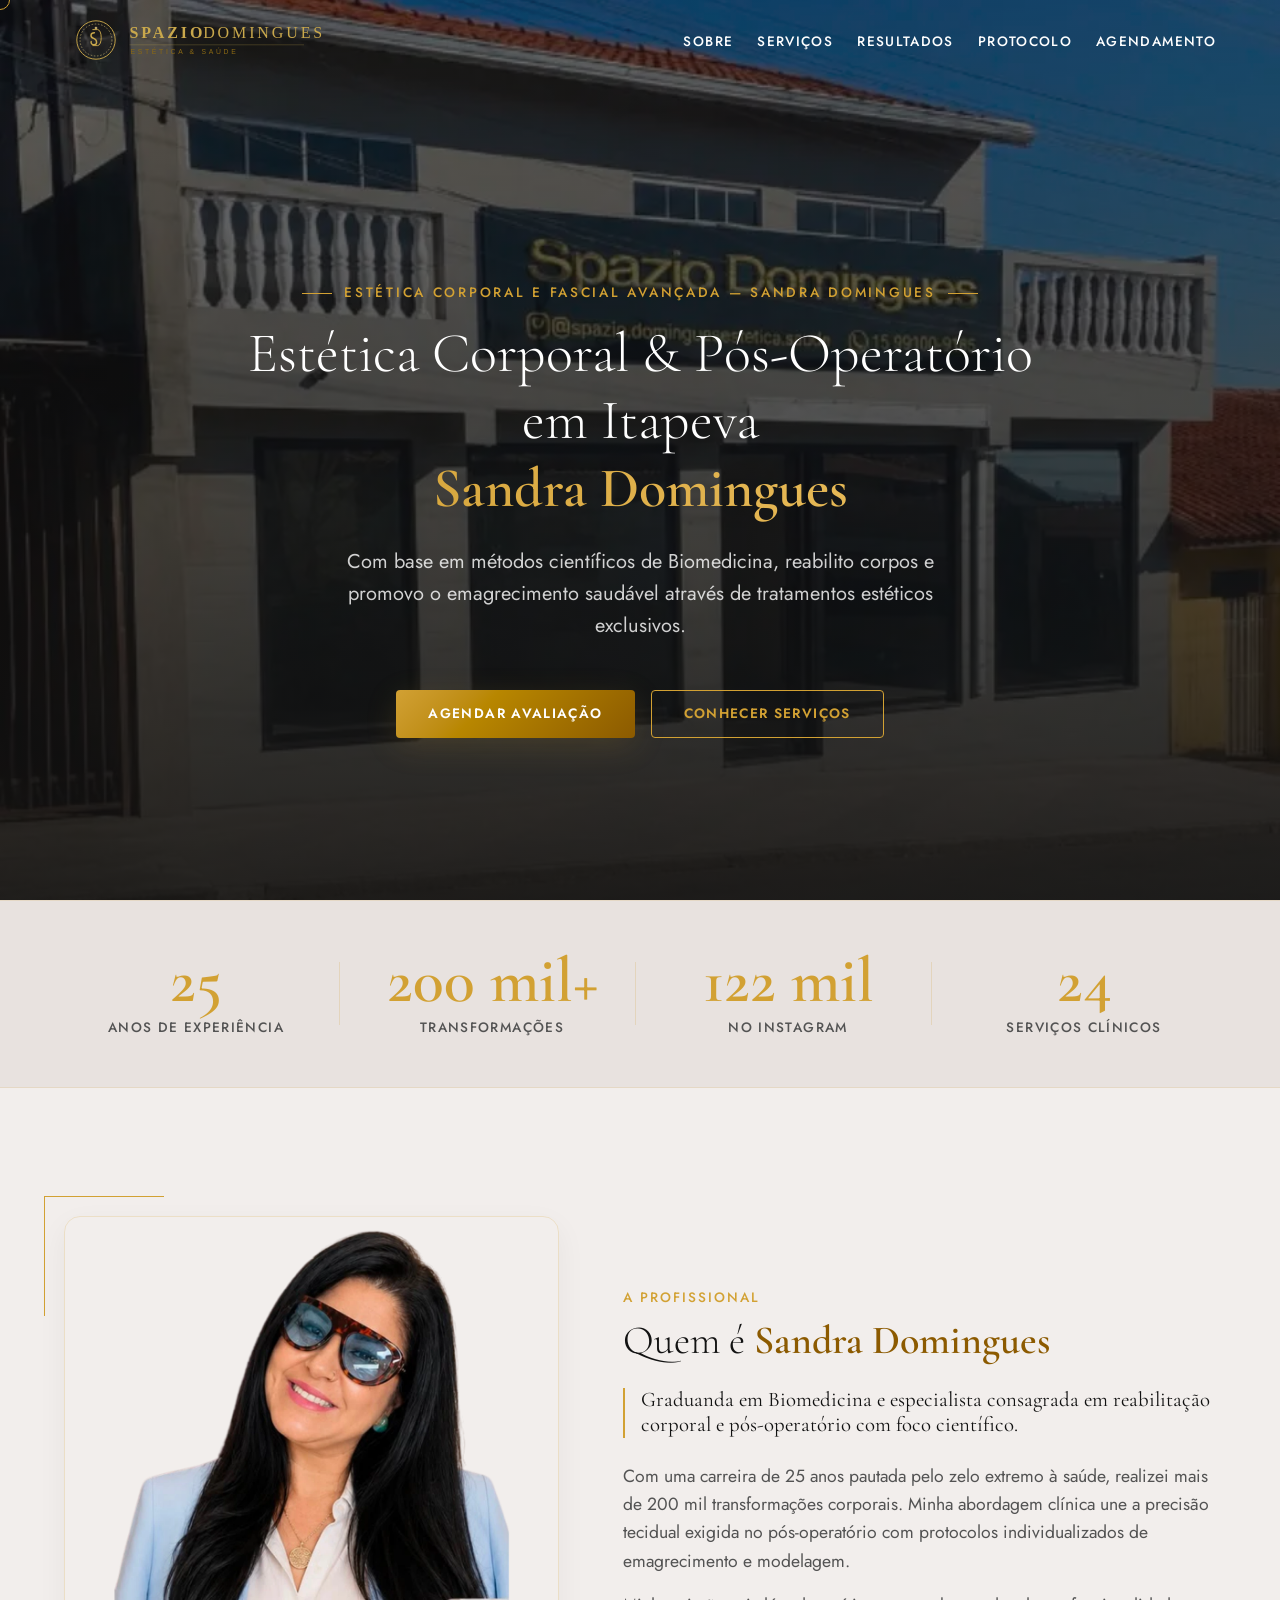
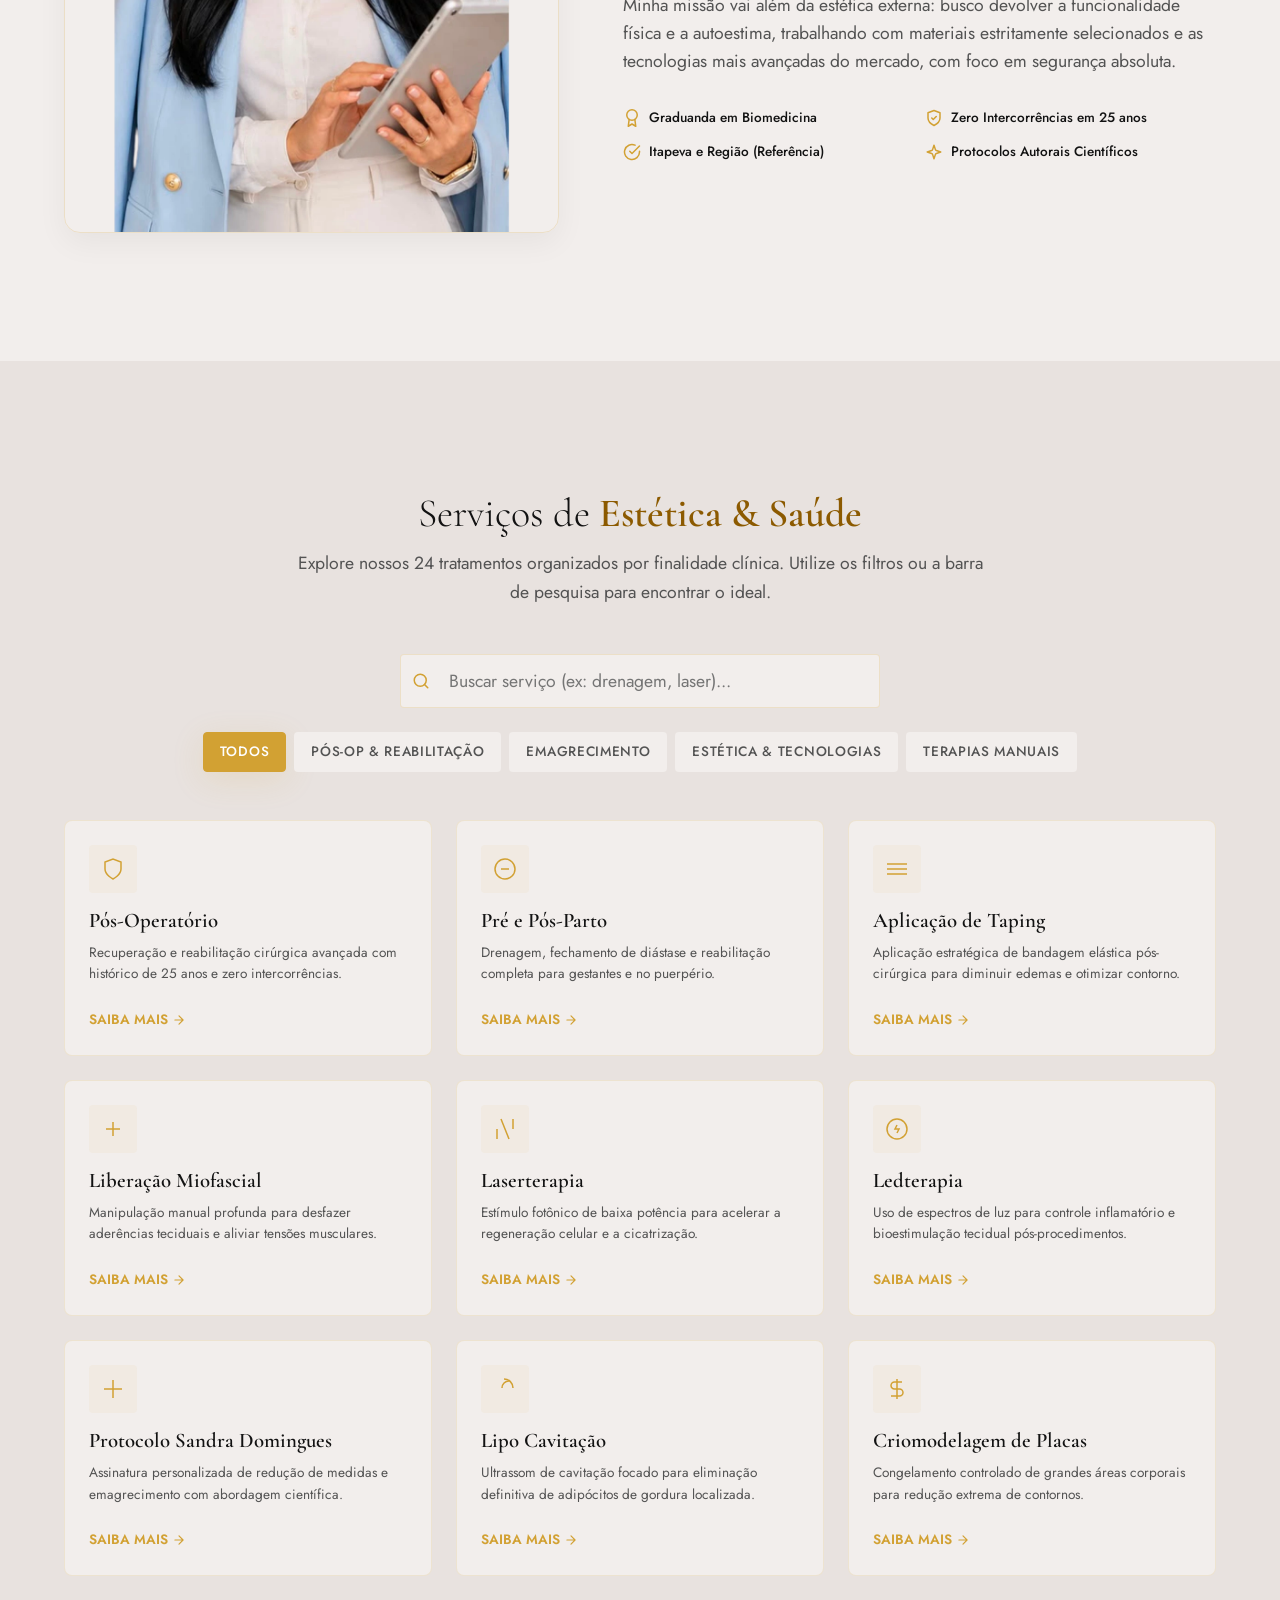
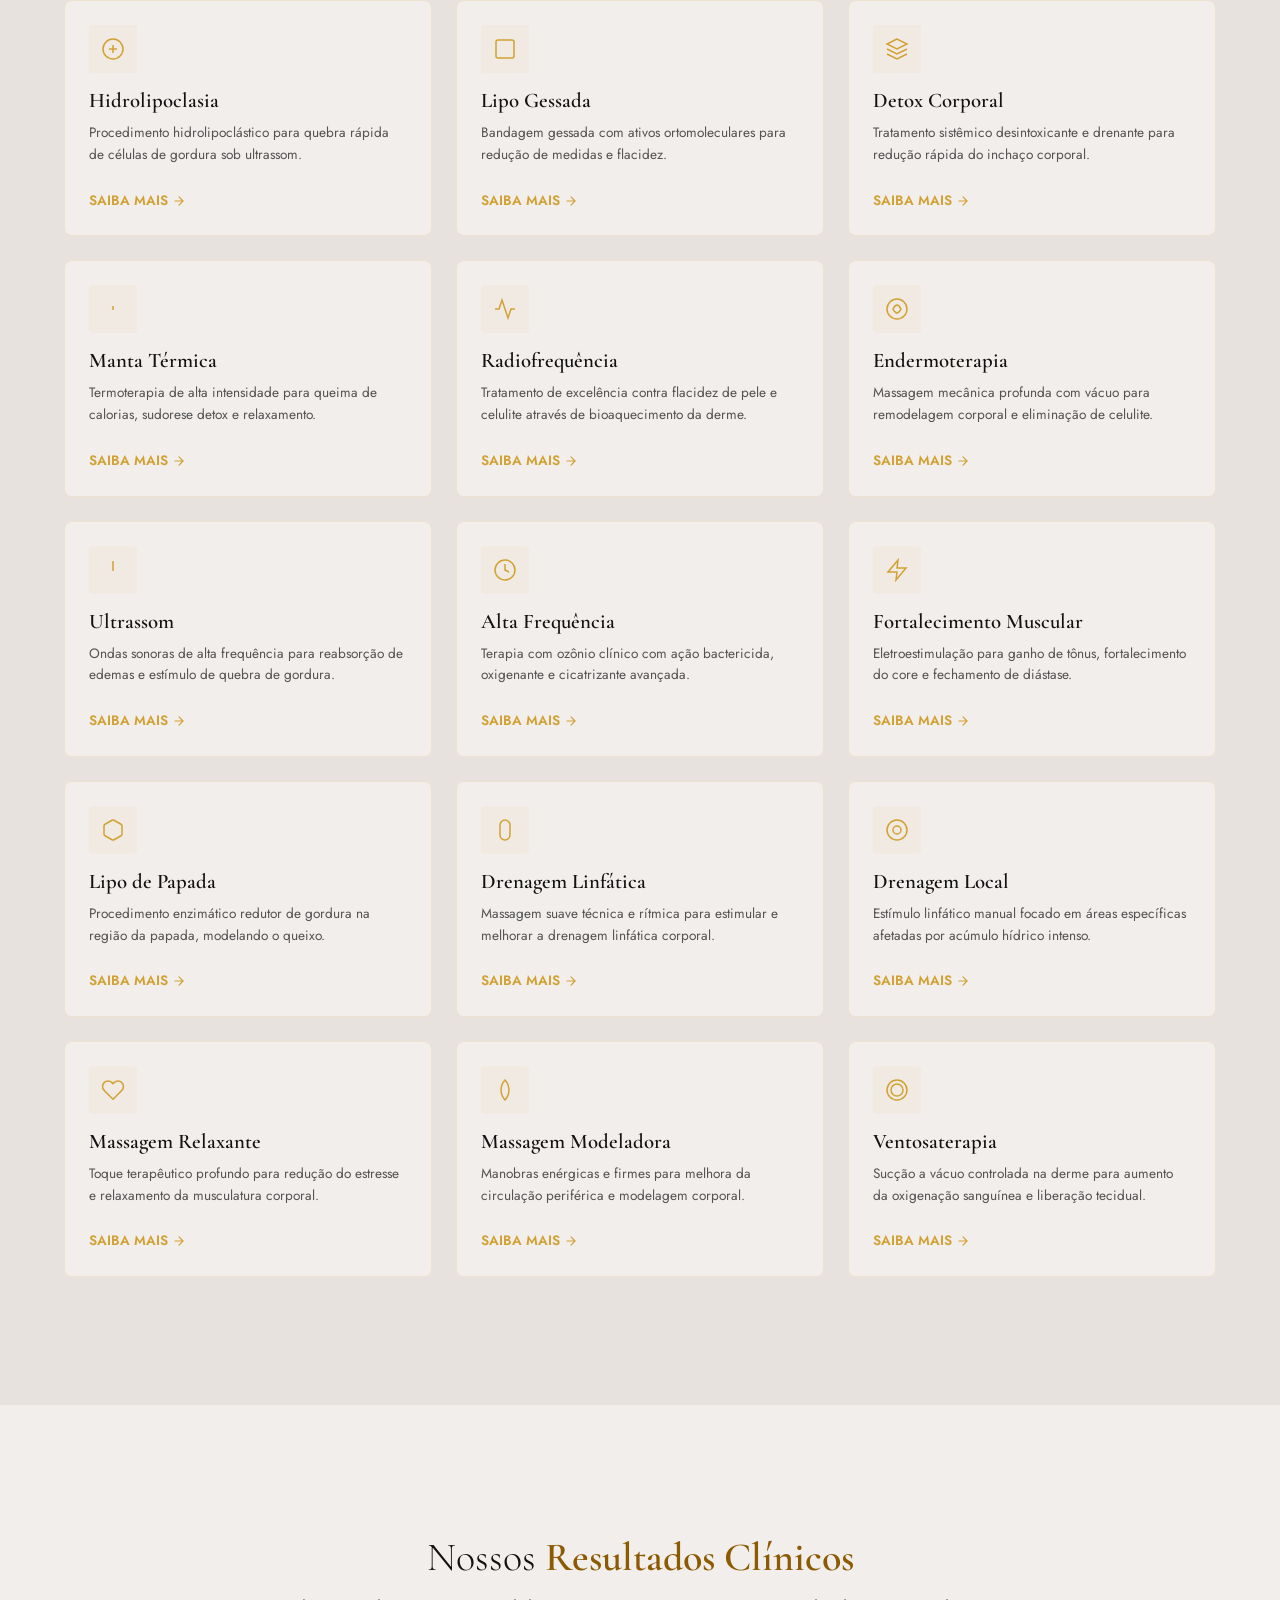
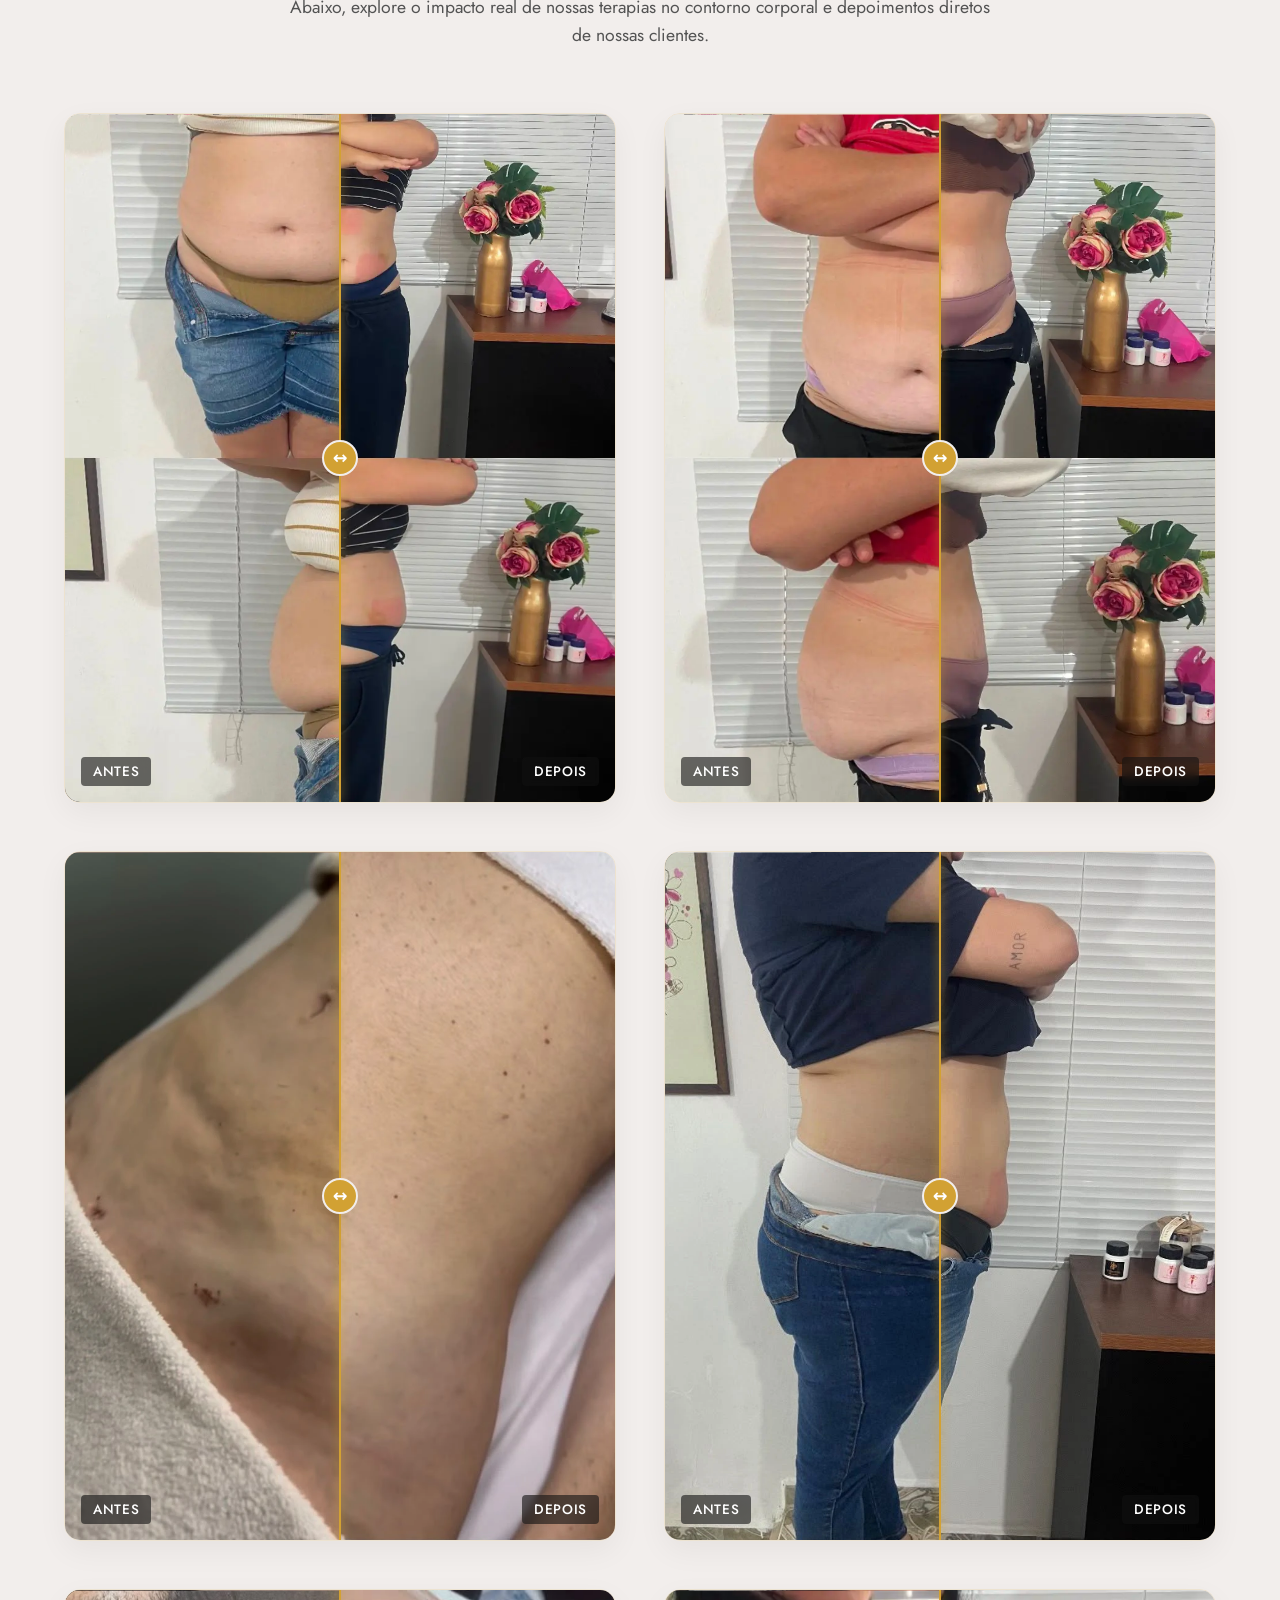
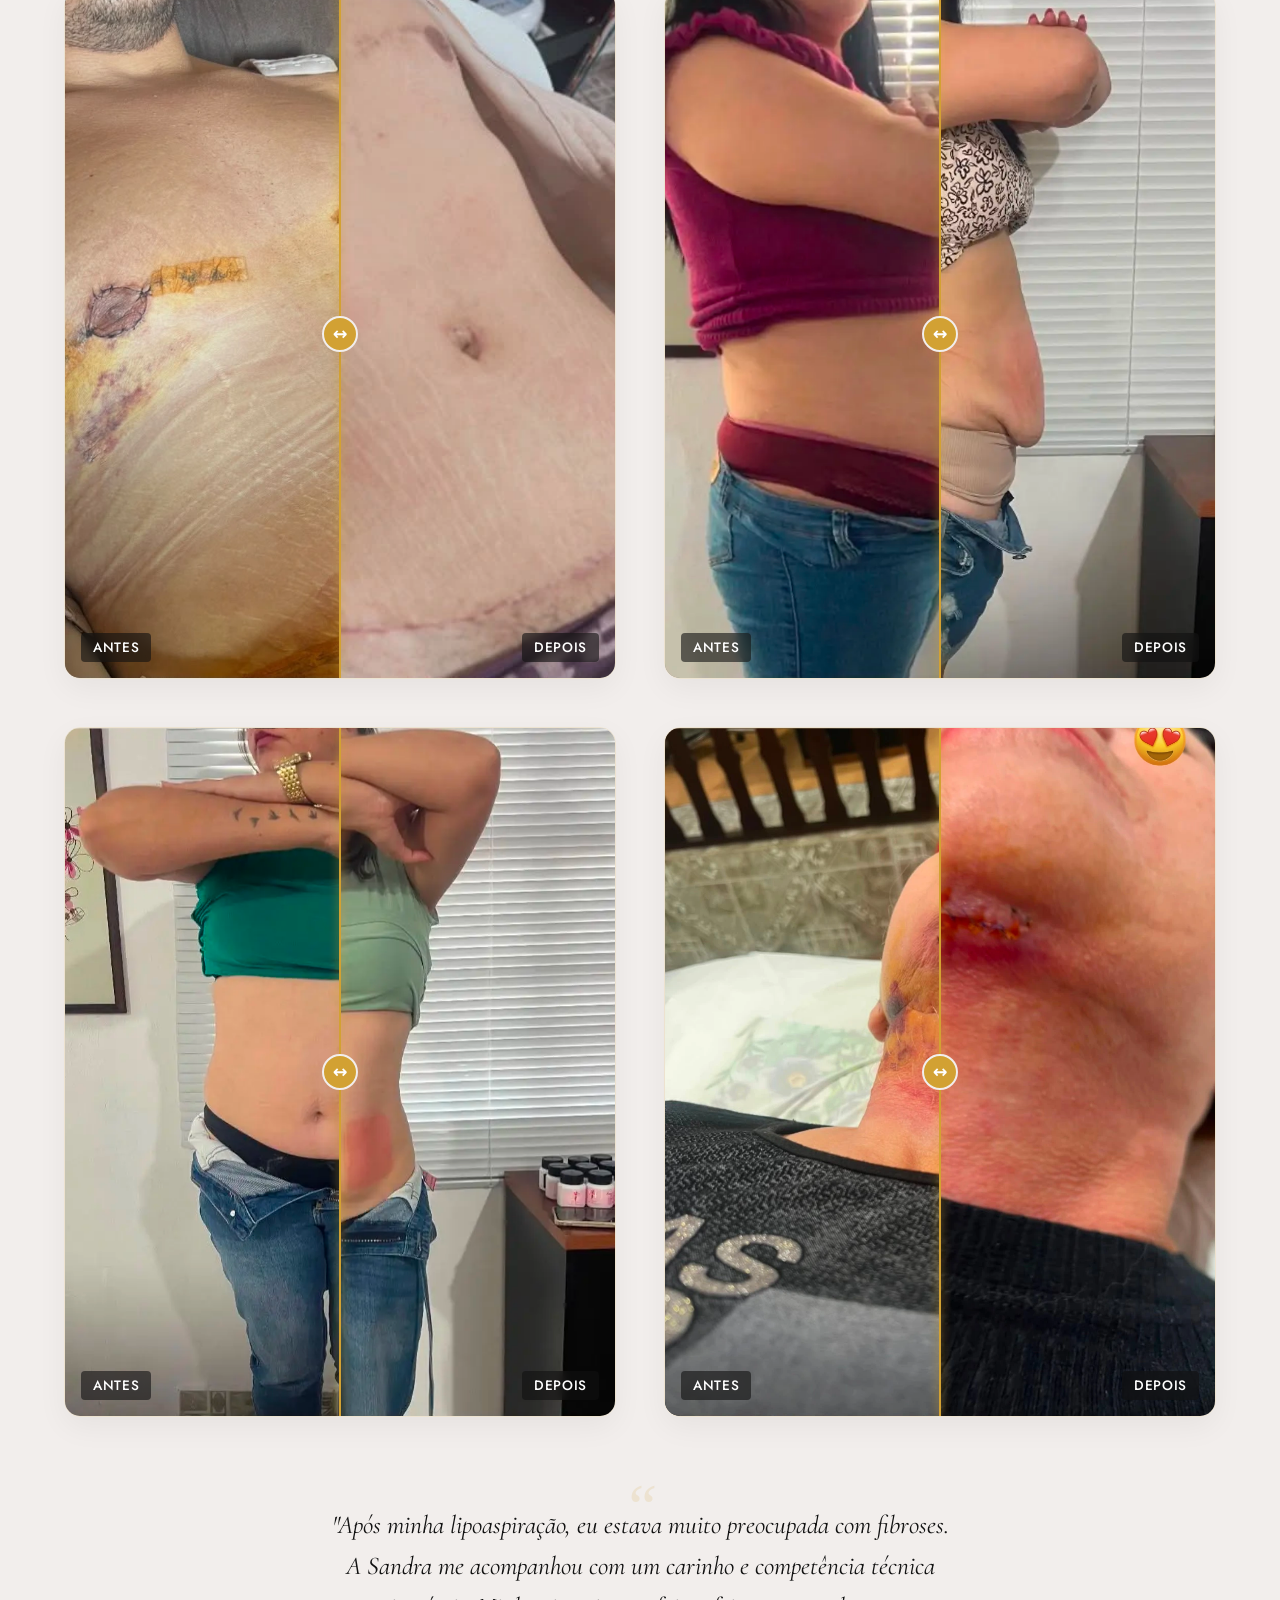
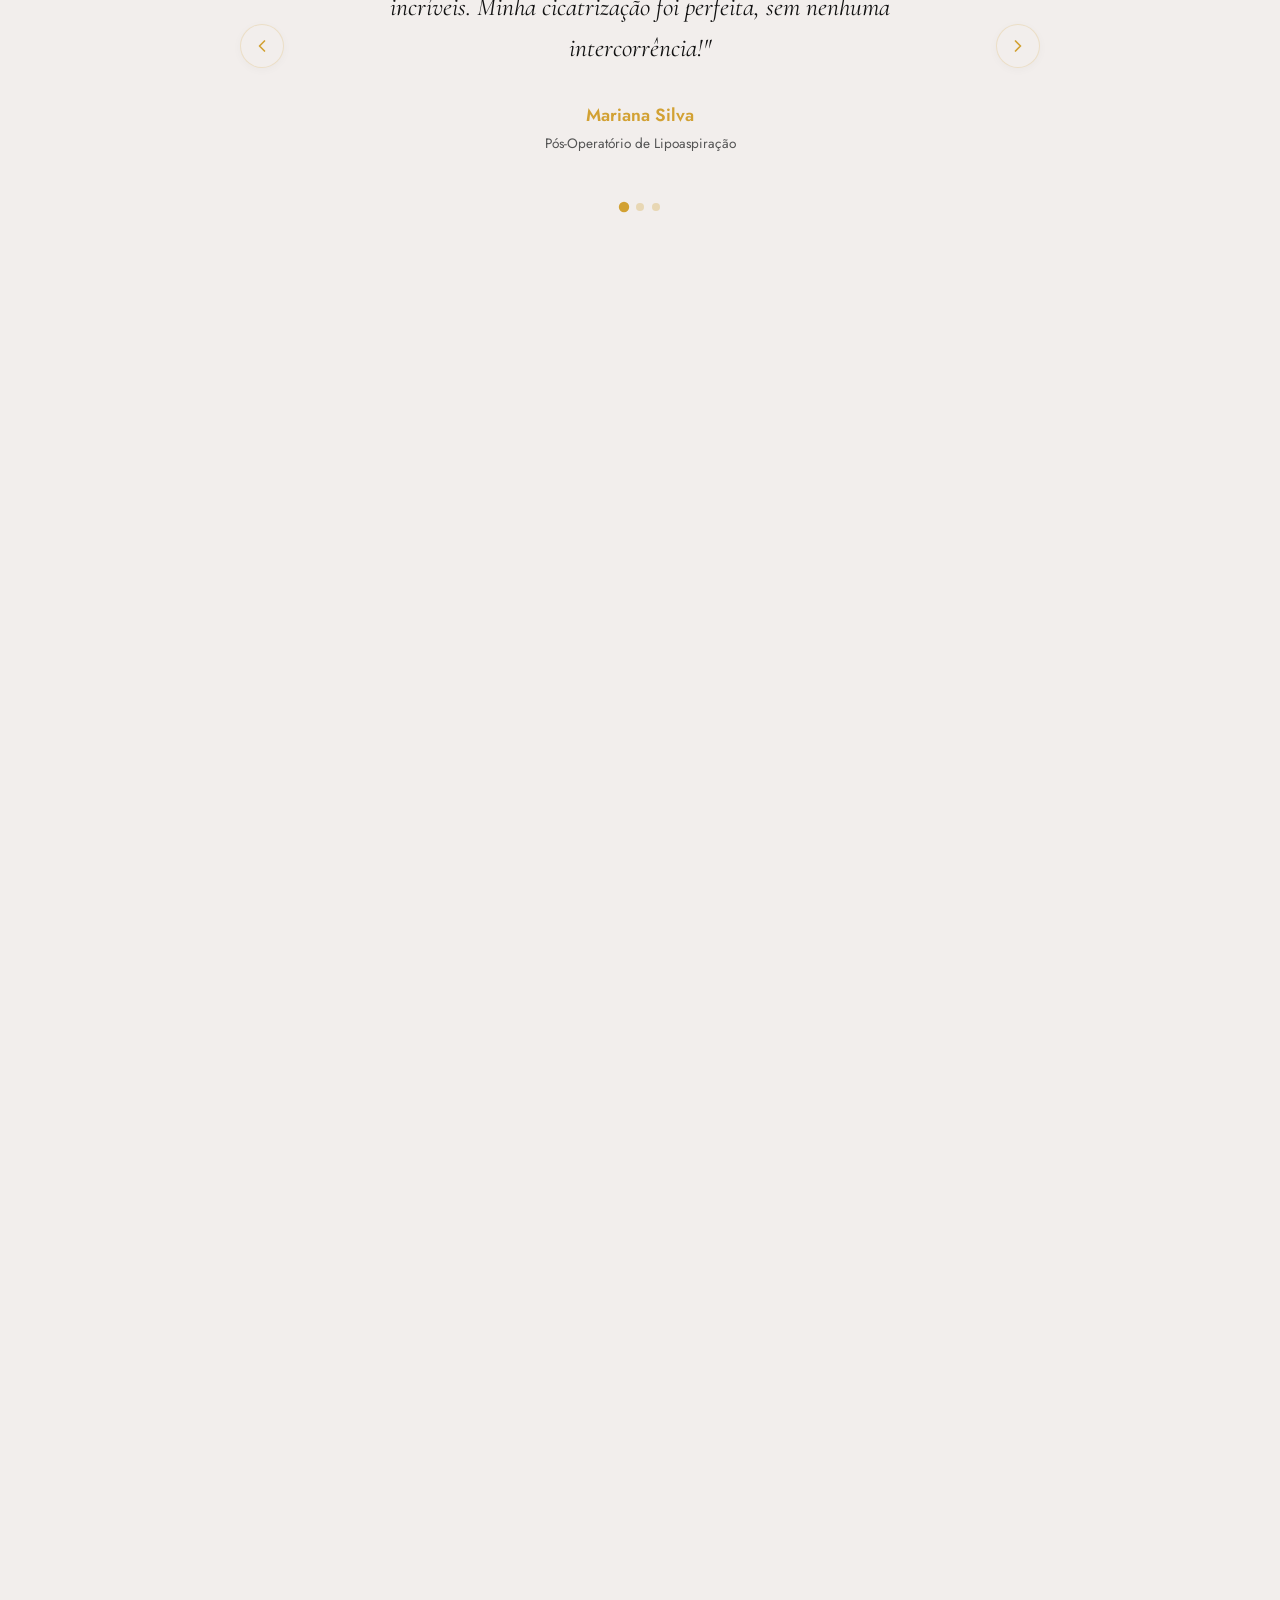
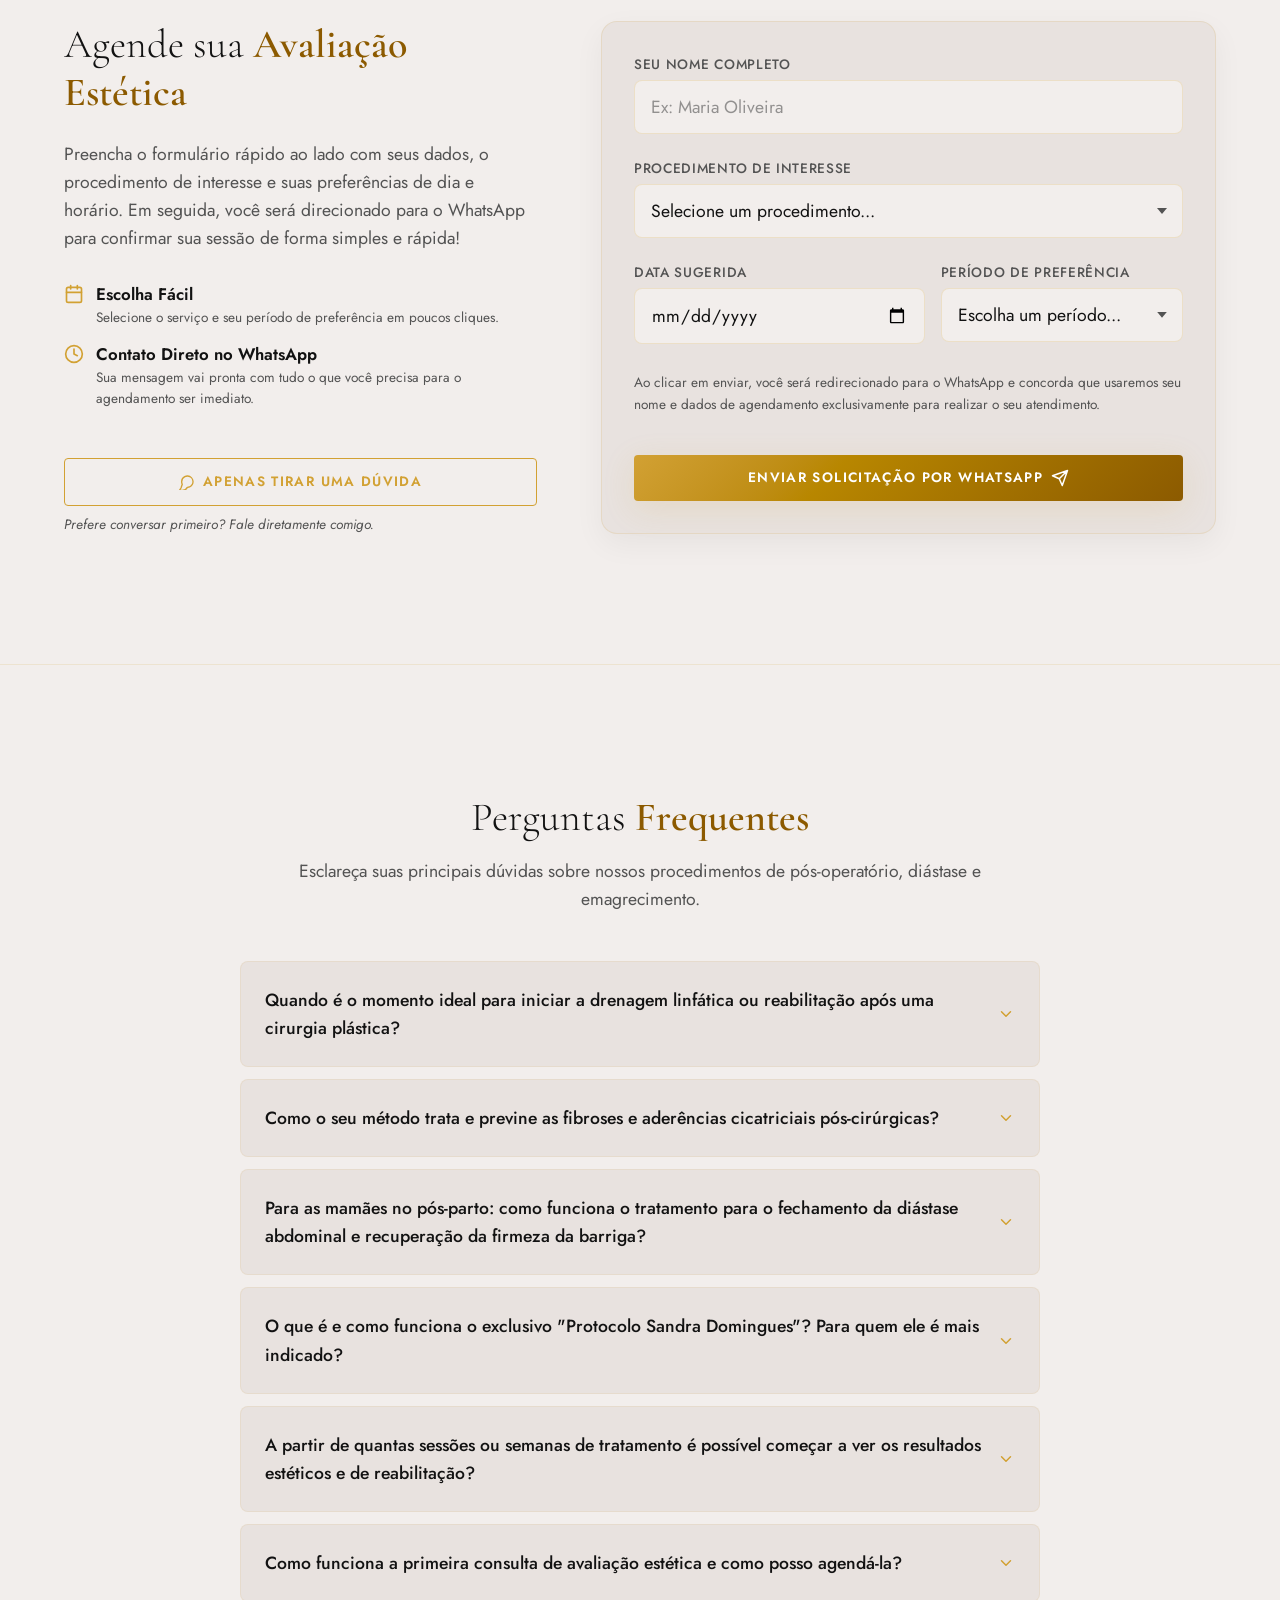
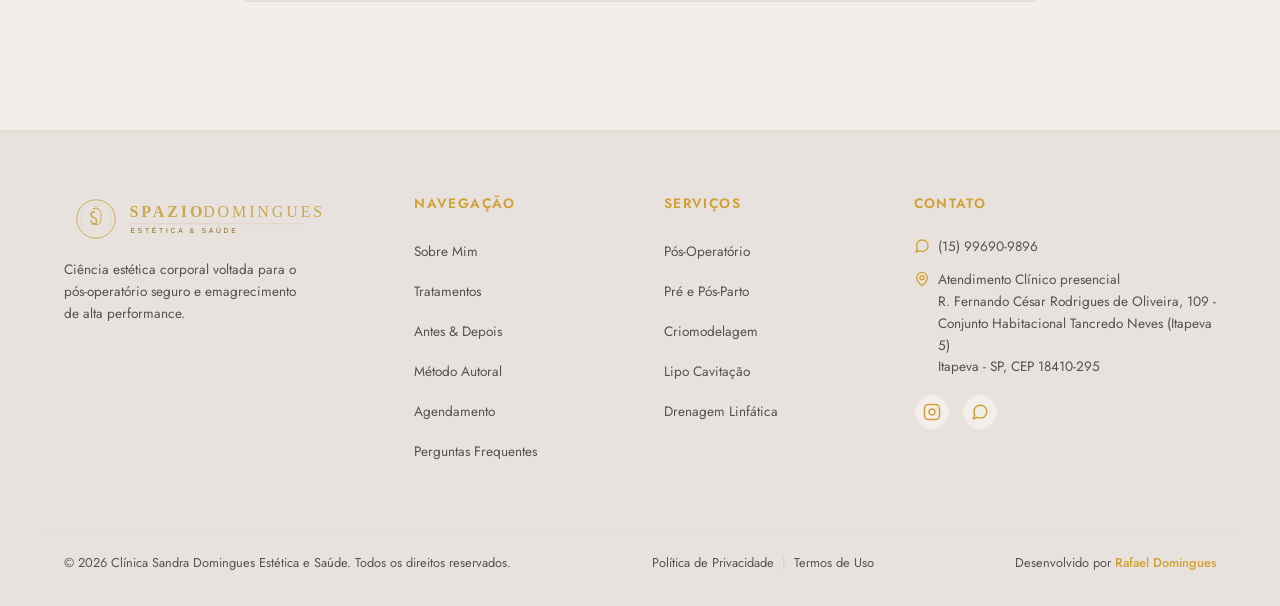
<file: index.html>
<!DOCTYPE html>
<html lang="pt-BR">
<head>
  <meta charset="UTF-8">
  <meta name="viewport" content="width=device-width, initial-scale=1.0">
  <meta name="description" content="Clínica Sandra Domingues Estética e Saúde — Especialista em pós-operatório seguro, emagrecimento saudável e tratamentos corporais avançados em Itapeva - SP. Mais de 25 anos de experiência clínica.">
  <title>Sandra Domingues | Estética Corporal e Pós-Operatório em Itapeva - SP</title>
  <link rel="canonical" href="https://sandradomingues.com.br/">
  
  <!-- Open Graph / Redes Sociais -->
  <meta property="og:type" content="website">
  <meta property="og:title" content="Sandra Domingues | Estética Corporal e Pós-Operatório em Itapeva - SP">
  <meta property="og:description" content="Especialista em pós-operatório seguro com histórico exemplar e criadora do Protocolo Sandra Domingues de Emagrecimento em Itapeva - SP.">
  <meta property="og:url" content="https://sandradomingues.com.br/">
  <meta property="og:image" content="https://sandradomingues.com.br/assets/images/og-image.jpg">

  <!-- Favicon -->
  <link rel="icon" href="assets/images/favicon.svg" type="image/svg+xml">

  <!-- Estilos CSS -->
  <link rel="stylesheet" href="css/tokens.css">
  <link rel="stylesheet" href="css/reset.css">
  <link rel="stylesheet" href="css/global.css">
  <link rel="stylesheet" href="css/sections/header.css">
  <link rel="stylesheet" href="css/sections/hero.css">
  <link rel="stylesheet" href="css/sections/numbers.css">
  <link rel="stylesheet" href="css/sections/about.css">
  <link rel="stylesheet" href="css/sections/services.css">
  <link rel="stylesheet" href="css/sections/results.css">
  <link rel="stylesheet" href="css/sections/protocolo.css">
  <link rel="stylesheet" href="css/sections/booking.css">
  <link rel="stylesheet" href="css/sections/faq.css">
  <link rel="stylesheet" href="css/sections/footer.css">

  <!-- Schema JSON-LD (SEO/GEO) -->
  <script type="application/ld+json">
  {
    "@context": "https://schema.org",
    "@graph": [
      {
        "@type": "Person",
        "@id": "https://sandradomingues.com.br/#person",
        "name": "Sandra Domingues",
        "jobTitle": "Esteticista Corporal e Especialista em Pós-Operatório",
        "alumniOf": {
          "@type": "EducationalOrganization",
          "name": "Biomedicina (Graduanda)"
        },
        "knowsAbout": [
          "Estética Corporal",
          "Drenagem Linfática Pós-Operatória",
          "Emagrecimento Saudável",
          "Reabilitação Tecidual"
        ],
        "sameAs": "https://www.instagram.com/sandradominguesesteticasaude"
      },
      {
        "@type": "HealthAndBeautyBusiness",
        "@id": "https://sandradomingues.com.br/#business",
        "name": "Clínica Sandra Domingues Estética e Saúde",
        "telephone": "+55-15-99690-9896",
        "url": "https://sandradomingues.com.br",
        "priceRange": "$$$",
        "address": {
          "@type": "PostalAddress",
          "streetAddress": "R. Fernando César Rodrigues de Oliveira, 109 - Conjunto Habitacional Tancredo Neves (Itapeva 5)",
          "addressLocality": "Itapeva",
          "addressRegion": "SP",
          "postalCode": "18410-295",
          "addressCountry": "BR"
        }
      },
      {
        "@type": "FAQPage",
        "@id": "https://sandradomingues.com.br/#faq",
        "mainEntity": [
          {
            "@type": "Question",
            "name": "Quando é o momento ideal para iniciar a drenagem linfática ou reabilitação após uma cirurgia plástica?",
            "acceptedAnswer": {
              "@type": "Answer",
              "text": "O início seguro e precoce da reabilitação — que inclui drenagem linfática suave e aplicação de taping compressivo — ocorre nas primeiras 24 a 48 horas pós-cirurgia, sempre mediante autorização médica. Iniciar imediatamente auxilia no controle rápido do edema (inchaço), redução do desconforto e prevenção de complicações."
            }
          },
          {
            "@type": "Question",
            "name": "Como o seu método trata e previne as fibroses e aderências cicatriciais pós-cirúrgicas?",
            "acceptedAnswer": {
              "@type": "Answer",
              "text": "Nossa clínica atua com reabilitação tecidual de base científica, evitando massagens dolorosas ou agressivas. Utilizamos liberação miofascial manual sutil associada a tecnologias como laserterapia e ledterapia. Isso estimula a regeneração ordenada do colágeno, garantindo nosso histórico consagrado de zero intercorrências clínicas em 25 anos."
            }
          },
          {
            "@type": "Question",
            "name": "Para as mamães no pós-parto: como funciona o tratamento para o fechamento da diástase abdominal e recuperação da firmeza da barriga?",
            "acceptedAnswer": {
              "@type": "Answer",
              "text": "O tratamento para diástase pós-parto visa recuperar a firmeza e a funcionalidade da parede abdominal sem cirurgias. Combinamos eletroestimulação muscular (corrente russa/TENS) para fortalecimento das fáscias profundas do core, aplicação estratégica de bandagem elástica (taping) e drenagens específicas adaptadas à puérpera."
            }
          },
          {
            "@type": "Question",
            "name": "O que é e como funciona o exclusivo \"Protocolo Sandra Domingues\"? Para quem ele é mais indicado?",
            "acceptedAnswer": {
              "@type": "Answer",
              "text": "É o nosso método autoral de emagrecimento saudável e remodelagem corporal. Ele une termoterapia de alta intensidade (manta térmica), ativos metabólicos ortomoleculares e técnicas manuais drenantes. É altamente indicado para mulheres e homens que desejam redução rápida de medidas, eliminação de toxinas e tratamento de gordura localizada sem métodos invasivos."
            }
          },
          {
            "@type": "Question",
            "name": "A partir de quantas sessões ou semanas de tratamento é possível começar a ver os resultados estéticos e de reabilitação?",
            "acceptedAnswer": {
              "@type": "Answer",
              "text": "A resposta física varia de acordo com o tratamento. Para alívio de edemas (inchaços) e dor em pós-operatórios ou detox, os benefícios são evidentes a partir da primeira sessão. Para fechamento de diástase e contorno corporal duradouro, os resultados se consolidam visivelmente entre 4 a 6 semanas de protocolo contínuo."
            }
          },
          {
            "@type": "Question",
            "name": "Como funciona a primeira consulta de avaliação estética e como posso agendá-la?",
            "acceptedAnswer": {
              "@type": "Answer",
              "text": "Realizamos uma avaliação física e clínica individualizada para analisar sua queixa tecidual, histórico de saúde e mapear os tratamentos ideais. Para agendar, basta preencher nosso formulário de agendamento rápido localizado no rodapé do site, ou clicar no botão de CTA para falar diretamente com nossa equipe no WhatsApp."
            }
          }
        ]
      }
    ]
  }
  </script>
</head>
<body>

  <!-- Link de Acessibilidade no topo -->
  <a href="#main-content" class="skip-link">Pular para o conteúdo principal</a>

  <!-- HEADER / NAVEGAÇÃO -->
  <header class="header">
    <div class="container header__container">
      <a href="#" class="header__logo" aria-label="Spazio Domingues Estética & Saúde home">
        <img class="header__logo-img" src="assets/images/logo.svg" alt="Spazio Domingues Estética & Saúde">
      </a>

      <!-- Menu Hamburguer para Mobile -->
      <button class="header__toggle" aria-label="Abrir menu de navegação" aria-expanded="false" aria-controls="main-nav">
        <span></span>
        <span></span>
        <span></span>
      </button>

      <nav id="main-nav" class="header__nav" aria-label="Menu principal">
        <ul class="header__list" role="list">
          <li class="header__item"><a href="#sobre" class="header__link">Sobre</a></li>
          <li class="header__item"><a href="#servicos" class="header__link">Serviços</a></li>
          <li class="header__item"><a href="#resultados" class="header__link">Resultados</a></li>
          <li class="header__item"><a href="#protocolo" class="header__link">Protocolo</a></li>
          <li class="header__item"><a href="#agendar" class="header__link">Agendamento</a></li>
        </ul>
      </nav>
    </div>
  </header>

  <main id="main-content">
    
    <!-- HERO SECTION -->
    <section class="hero" id="inicio">
      <!-- Imagem de fundo em tela cheia com efeito Ken Burns -->
      <img class="hero__bg-img" src="assets/images/hero_clinic.webp" alt="Consultório moderno e luxuoso da Spazio Domingues" loading="eager">
      <!-- Overlay escuro para contraste do texto -->
      <div class="hero__overlay"></div>

      <div class="container hero__container">
        <div class="hero__content">
          <span class="hero__subtitle">Estética Corporal e Fascial Avançada &mdash; Sandra Domingues</span>
          <h1 class="hero__title">
            Estética Corporal & Pós&#8209;Operatório em Itapeva <span>Sandra Domingues</span>
          </h1>
          <p class="hero__text">
            Com base em métodos científicos de Biomedicina, reabilito corpos e promovo o emagrecimento saudável através de tratamentos estéticos exclusivos.
          </p>
          <div class="hero__actions">
            <a href="#agendar" class="btn btn--primary">Agendar Avaliação</a>
            <a href="#servicos" class="btn btn--secondary">Conhecer Serviços</a>
          </div>
        </div>
      </div>
    </section>

    <!-- NÚMEROS / SOCIAL PROOF -->
    <section class="numbers" aria-label="Estatísticas e Credenciais de Sandra Domingues">
      <div class="container">
        <div class="numbers__grid">
          <div class="numbers__item">
            <span class="numbers__val" aria-label="25 anos de experiência"><span class="counter" data-target="25">25</span></span>
            <span class="numbers__label">Anos de Experiência</span>
          </div>
          <div class="numbers__item">
            <span class="numbers__val" aria-label="Mais de 200 mil transformações realizadas"><span class="counter" data-target="200">200</span> mil+</span>
            <span class="numbers__label">Transformações</span>
          </div>
          <div class="numbers__item">
            <span class="numbers__val" aria-label="122 mil seguidores no Instagram"><span class="counter" data-target="122">122</span> mil</span>
            <span class="numbers__label">No Instagram</span>
          </div>
          <div class="numbers__item">
            <span class="numbers__val" aria-label="24 serviços especializados"><span class="counter" data-target="24">24</span></span>
            <span class="numbers__label">Serviços Clínicos</span>
          </div>
        </div>
      </div>
    </section>

    <!-- SOBRE SANDRA SECTION -->
    <section class="about section-padding reveal" id="sobre">
      <div class="container about__grid">
        <div class="about__visual">
          <div class="about__img-wrapper">
            <img class="about__img" src="assets/images/sandra_profile.webp" alt="Dra. Sandra Domingues, graduanda em Biomedicina e especialista em estética e pós-operatório em Itapeva SP, sorrindo de jaleco branco" loading="lazy">
          </div>
        </div>
        <div class="about__content">
          <span class="about__tag">A Profissional</span>
          <h2 class="about__title">Quem é <strong>Sandra Domingues</strong></h2>
          <p class="about__text--highlight">
            Graduanda em Biomedicina e especialista consagrada em reabilitação corporal e pós-operatório com foco científico.
          </p>
          <p class="about__text">
            Com uma carreira de 25 anos pautada pelo zelo extremo à saúde, realizei mais de 200 mil transformações corporais. Minha abordagem clínica une a precisão tecidual exigida no pós-operatório com protocolos individualizados de emagrecimento e modelagem.
          </p>
          <p class="about__text">
            Minha missão vai além da estética externa: busco devolver a funcionalidade física e a autoestima, trabalhando com materiais estritamente selecionados e as tecnologias mais avançadas do mercado, com foco em segurança absoluta.
          </p>
          
          <ul class="about__credentials" role="list">
            <li class="about__credential-item">
              <svg xmlns="http://www.w3.org/2000/svg" viewBox="0 0 24 24" fill="none" stroke="currentColor" stroke-width="2" stroke-linecap="round" stroke-linejoin="round" class="lucide lucide-award"><circle cx="12" cy="8" r="7"/><path d="M8.21 13.89 7 23l5-3 5 3-1.21-9.12"/></svg>
              Graduanda em Biomedicina
            </li>
            <li class="about__credential-item">
              <svg xmlns="http://www.w3.org/2000/svg" viewBox="0 0 24 24" fill="none" stroke="currentColor" stroke-width="2" stroke-linecap="round" stroke-linejoin="round" class="lucide lucide-shield-check"><path d="M12 22s8-4 8-10V5l-8-3-8 3v7c0 6 8 10 8 10z"/><path d="m9 12 2 2 4-4"/></svg>
              Zero Intercorrências em 25 anos
            </li>
            <li class="about__credential-item">
              <svg xmlns="http://www.w3.org/2000/svg" viewBox="0 0 24 24" fill="none" stroke="currentColor" stroke-width="2" stroke-linecap="round" stroke-linejoin="round" class="lucide lucide-check-circle"><path d="M22 11.08V12a10 10 0 1 1-5.93-9.14"/><polyline points="22 4 12 14.01 9 11.01"/></svg>
              Itapeva e Região (Referência)
            </li>
            <li class="about__credential-item">
              <svg xmlns="http://www.w3.org/2000/svg" viewBox="0 0 24 24" fill="none" stroke="currentColor" stroke-width="2" stroke-linecap="round" stroke-linejoin="round" class="lucide lucide-sparkles"><path d="m12 3-1.912 5.813a2 2 0 0 1-1.275 1.275L3 12l5.813 1.912a2 2 0 0 1 1.275 1.275L12 21l1.912-5.813a2 2 0 0 1 1.275-1.275L21 12l-5.813-1.912a2 2 0 0 1-1.275-1.275L12 3Z"/></svg>
              Protocolos Autorais Científicos
            </li>
          </ul>
        </div>
      </div>
    </section>

    <!-- SERVIÇOS SECTION (24 Serviços) -->
    <section class="services section-padding reveal" id="servicos">
      <div class="container">
        <div class="services__header">
          <h2 class="services__title">Serviços de <strong>Estética & Saúde</strong></h2>
          <p class="services__desc">
            Explore nossos 24 tratamentos organizados por finalidade clínica. Utilize os filtros ou a barra de pesquisa para encontrar o ideal.
          </p>
        </div>

        <!-- Controles de busca e abas -->
        <div class="services__controls">
          <div class="services__search-wrapper">
            <svg class="services__search-icon" xmlns="http://www.w3.org/2000/svg" viewBox="0 0 24 24" fill="none" stroke="currentColor" stroke-width="2" stroke-linecap="round" stroke-linejoin="round"><circle cx="11" cy="11" r="8"/><path d="m21 21-4.3-4.3"/></svg>
            <input type="text" class="services__search" placeholder="Buscar serviço (ex: drenagem, laser)..." aria-label="Buscar serviços por texto">
          </div>
          
          <div class="services__tabs" role="tablist" aria-label="Filtro de serviços por categoria">
            <button class="services__tab-btn services__tab-btn--active" role="tab" aria-selected="true" aria-controls="services-grid" data-tab="all">Todos</button>
            <button class="services__tab-btn" role="tab" aria-selected="false" aria-controls="services-grid" data-tab="rehab">Pós-Op & Reabilitação</button>
            <button class="services__tab-btn" role="tab" aria-selected="false" aria-controls="services-grid" data-tab="weight">Emagrecimento</button>
            <button class="services__tab-btn" role="tab" aria-selected="false" aria-controls="services-grid" data-tab="tech">Estética & Tecnologias</button>
            <button class="services__tab-btn" role="tab" aria-selected="false" aria-controls="services-grid" data-tab="manual">Terapias Manuais</button>
          </div>
        </div>

        <!-- Grid de Serviços -->
        <div id="services-grid" class="services__grid" role="region" aria-live="polite">
          
          <!-- Categoria: Pós-Op & Reabilitação -->
          <article class="service-card" data-category="rehab" data-full-desc="Programa de reabilitação pós-cirúrgica individualizado, com foco em lipoaspiração, abdominoplastia e mamoplastia. Atuação clínica baseada em 25 anos de referência e absoluto histórico de zero intercorrências.">
            <div class="service-card__icon">
              <svg xmlns="http://www.w3.org/2000/svg" viewBox="0 0 24 24" fill="none" stroke="currentColor" stroke-width="1.5"><path d="M12 22s8-4 8-10V5l-8-3-8 3v7c0 6 8 10 8 10z"/></svg>
            </div>
            <h3 class="service-card__title">Pós-Operatório</h3>
            <p class="service-card__desc">Recuperação e reabilitação cirúrgica avançada com histórico de 25 anos e zero intercorrências.</p>
            <button class="service-card__btn" aria-haspopup="dialog">Saiba mais <svg xmlns="http://www.w3.org/2000/svg" viewBox="0 0 24 24" fill="none" stroke="currentColor" stroke-width="2" stroke-linecap="round" stroke-linejoin="round"><path d="M5 12h14M12 5l7 7-7 7"/></svg></button>
          </article>

          <article class="service-card" data-category="rehab" data-full-desc="Atendimento terapêutico especializado com drenagens seguras, fechamento de diástase abdominal e tratamentos adaptados individualmente para a gestante e no puerpério imediato/tardio. A diástase — separação do músculo reto abdominal — é uma condição comum após a gravidez que deixa o abdômen proeminente mesmo sem excesso de gordura. Nosso protocolo de fortalecimento do core e taping é referência em resultados para devolver a firmeza e a funcionalidade da parede abdominal.">
            <div class="service-card__icon">
              <svg xmlns="http://www.w3.org/2000/svg" viewBox="0 0 24 24" fill="none" stroke="currentColor" stroke-width="1.5"><circle cx="12" cy="12" r="10"/><path d="M8 12h8"/></svg>
            </div>
            <h3 class="service-card__title">Pré e Pós-Parto</h3>
            <p class="service-card__desc">Drenagem, fechamento de diástase e reabilitação completa para gestantes e no puerpério.</p>
            <button class="service-card__btn" aria-haspopup="dialog">Saiba mais <svg xmlns="http://www.w3.org/2000/svg" viewBox="0 0 24 24" fill="none" stroke="currentColor" stroke-width="2" stroke-linecap="round" stroke-linejoin="round"><path d="M5 12h14M12 5l7 7-7 7"/></svg></button>
          </article>

          <article class="service-card" data-category="rehab" data-full-desc="Aplicação técnica de bandagens elásticas terapêuticas (taping) logo após o ato cirúrgico ou parto, atuando na compressão celular, redução do edema e cicatrização acelerada.">
            <div class="service-card__icon">
              <svg xmlns="http://www.w3.org/2000/svg" viewBox="0 0 24 24" fill="none" stroke="currentColor" stroke-width="1.5"><path d="M2 12h20M2 17h20M2 7h20"/></svg>
            </div>
            <h3 class="service-card__title">Aplicação de Taping</h3>
            <p class="service-card__desc">Aplicação estratégica de bandagem elástica pós-cirúrgica para diminuir edemas e otimizar contorno.</p>
            <button class="service-card__btn" aria-haspopup="dialog">Saiba mais <svg xmlns="http://www.w3.org/2000/svg" viewBox="0 0 24 24" fill="none" stroke="currentColor" stroke-width="2" stroke-linecap="round" stroke-linejoin="round"><path d="M5 12h14M12 5l7 7-7 7"/></svg></button>
          </article>

          <article class="service-card" data-category="rehab" data-full-desc="Tratamento terapêutico manual visando o descolamento das fáscias musculares e a eliminação de cicatrizes internas (aderências) após cirurgias corporais.">
            <div class="service-card__icon">
              <svg xmlns="http://www.w3.org/2000/svg" viewBox="0 0 24 24" fill="none" stroke="currentColor" stroke-width="1.5"><path d="M12 5v14M5 12h14"/></svg>
            </div>
            <h3 class="service-card__title">Liberação Miofascial</h3>
            <p class="service-card__desc">Manipulação manual profunda para desfazer aderências teciduais e aliviar tensões musculares.</p>
            <button class="service-card__btn" aria-haspopup="dialog">Saiba mais <svg xmlns="http://www.w3.org/2000/svg" viewBox="0 0 24 24" fill="none" stroke="currentColor" stroke-width="2" stroke-linecap="round" stroke-linejoin="round"><path d="M5 12h14M12 5l7 7-7 7"/></svg></button>
          </article>

          <article class="service-card" data-category="rehab" data-full-desc="Emprego de laser de baixa intensidade para aceleração metabólica da pele cirúrgica, melhorando consideravelmente a velocidade da cicatrização e regeneração das incisões.">
            <div class="service-card__icon">
              <svg xmlns="http://www.w3.org/2000/svg" viewBox="0 0 24 24" fill="none" stroke="currentColor" stroke-width="1.5"><path d="m8 2 8 20M20 2v10M4 12v10"/></svg>
            </div>
            <h3 class="service-card__title">Laserterapia</h3>
            <p class="service-card__desc">Estímulo fotônico de baixa potência para acelerar a regeneração celular e a cicatrização.</p>
            <button class="service-card__btn" aria-haspopup="dialog">Saiba mais <svg xmlns="http://www.w3.org/2000/svg" viewBox="0 0 24 24" fill="none" stroke="currentColor" stroke-width="2" stroke-linecap="round" stroke-linejoin="round"><path d="M5 12h14M12 5l7 7-7 7"/></svg></button>
          </article>

          <article class="service-card" data-category="rehab" data-full-desc="Terapia fotodinâmica de emissão de LED clínico que atua no controle inflamatório local, redução de dor e incentivo à formação endógena de colágeno.">
            <div class="service-card__icon">
              <svg xmlns="http://www.w3.org/2000/svg" viewBox="0 0 24 24" fill="none" stroke="currentColor" stroke-width="1.5"><circle cx="12" cy="12" r="10"/><path d="m12 8-2 4h4l-2 4"/></svg>
            </div>
            <h3 class="service-card__title">Ledterapia</h3>
            <p class="service-card__desc">Uso de espectros de luz para controle inflamatório e bioestimulação tecidual pós-procedimentos.</p>
            <button class="service-card__btn" aria-haspopup="dialog">Saiba mais <svg xmlns="http://www.w3.org/2000/svg" viewBox="0 0 24 24" fill="none" stroke="currentColor" stroke-width="2" stroke-linecap="round" stroke-linejoin="round"><path d="M5 12h14M12 5l7 7-7 7"/></svg></button>
          </article>

          <!-- Categoria: Emagrecimento -->
          <article class="service-card" data-category="weight" data-full-desc="Nosso método de assinatura de alta tecnologia e acompanhamento estrito. Um tratamento inteiramente personalizado para emagrecimento sustentável que integra termo-estimulação, cosmecêuticos e redução de medidas.">
            <div class="service-card__icon">
              <svg xmlns="http://www.w3.org/2000/svg" viewBox="0 0 24 24" fill="none" stroke="currentColor" stroke-width="1.5"><path d="M12 3v18M3 12h18"/></svg>
            </div>
            <h3 class="service-card__title">Protocolo Sandra Domingues</h3>
            <p class="service-card__desc">Assinatura personalizada de redução de medidas e emagrecimento com abordagem científica.</p>
            <button class="service-card__btn" aria-haspopup="dialog">Saiba mais <svg xmlns="http://www.w3.org/2000/svg" viewBox="0 0 24 24" fill="none" stroke="currentColor" stroke-width="2" stroke-linecap="round" stroke-linejoin="round"><path d="M5 12h14M12 5l7 7-7 7"/></svg></button>
          </article>

          <article class="service-card" data-category="weight" data-full-desc="Aplicação de ultrassom de alta potência direcionado que rompe as células de gordura localizada (lipólise), oferecendo resultados de lipoaspiração sem cortes cirúrgicos.">
            <div class="service-card__icon">
              <svg xmlns="http://www.w3.org/2000/svg" viewBox="0 0 24 24" fill="none" stroke="currentColor" stroke-width="1.5"><path d="M11 2a9 9 0 0 1 9 9M9 11a7 7 0 0 1 7-7"/></svg>
            </div>
            <h3 class="service-card__title">Lipo Cavitação</h3>
            <p class="service-card__desc">Ultrassom de cavitação focado para eliminação definitiva de adipócitos de gordura localizada.</p>
            <button class="service-card__btn" aria-haspopup="dialog">Saiba mais <svg xmlns="http://www.w3.org/2000/svg" viewBox="0 0 24 24" fill="none" stroke="currentColor" stroke-width="2" stroke-linecap="round" stroke-linejoin="round"><path d="M5 12h14M12 5l7 7-7 7"/></svg></button>
          </article>

          <article class="service-card" data-category="weight" data-full-desc="Criolipólise avançada que congela de maneira simultânea as gorduras indesejadas através de placas especiais que cobrem áreas maiores sem sugar a pele, gerando alta segurança.">
            <div class="service-card__icon">
              <svg xmlns="http://www.w3.org/2000/svg" viewBox="0 0 24 24" fill="none" stroke="currentColor" stroke-width="1.5"><path d="M12 2v20M17 5H9.5a3.5 3.5 0 0 0 0 7h5a3.5 3.5 0 0 1 0 7H6"/></svg>
            </div>
            <h3 class="service-card__title">Criomodelagem de Placas</h3>
            <p class="service-card__desc">Congelamento controlado de grandes áreas corporais para redução extrema de contornos.</p>
            <button class="service-card__btn" aria-haspopup="dialog">Saiba mais <svg xmlns="http://www.w3.org/2000/svg" viewBox="0 0 24 24" fill="none" stroke="currentColor" stroke-width="2" stroke-linecap="round" stroke-linejoin="round"><path d="M5 12h14M12 5l7 7-7 7"/></svg></button>
          </article>

          <article class="service-card" data-category="weight" data-full-desc="Associação clínica de hidratação lipolítica osmótica com aplicação de ultrassom térmico, otimizando o descarte metabólico da gordura corporal localizada.">
            <div class="service-card__icon">
              <svg xmlns="http://www.w3.org/2000/svg" viewBox="0 0 24 24" fill="none" stroke="currentColor" stroke-width="1.5"><circle cx="12" cy="12" r="10"/><path d="M12 8v8M8 12h8"/></svg>
            </div>
            <h3 class="service-card__title">Hidrolipoclasia</h3>
            <p class="service-card__desc">Procedimento hidrolipoclástico para quebra rápida de células de gordura sob ultrassom.</p>
            <button class="service-card__btn" aria-haspopup="dialog">Saiba mais <svg xmlns="http://www.w3.org/2000/svg" viewBox="0 0 24 24" fill="none" stroke="currentColor" stroke-width="2" stroke-linecap="round" stroke-linejoin="round"><path d="M5 12h14M12 5l7 7-7 7"/></svg></button>
          </article>

          <article class="service-card" data-category="weight" data-full-desc="Aplicação tópica ortomolecular e modelagem com faixas gessadas, gerando forte desintoxicação tecidual e remodelagem das curvas do corpo.">
            <div class="service-card__icon">
              <svg xmlns="http://www.w3.org/2000/svg" viewBox="0 0 24 24" fill="none" stroke="currentColor" stroke-width="1.5"><rect x="3" y="3" width="18" height="18" rx="2" ry="2"/></svg>
            </div>
            <h3 class="service-card__title">Lipo Gessada</h3>
            <p class="service-card__desc">Bandagem gessada com ativos ortomoleculares para redução de medidas e flacidez.</p>
            <button class="service-card__btn" aria-haspopup="dialog">Saiba mais <svg xmlns="http://www.w3.org/2000/svg" viewBox="0 0 24 24" fill="none" stroke="currentColor" stroke-width="2" stroke-linecap="round" stroke-linejoin="round"><path d="M5 12h14M12 5l7 7-7 7"/></svg></button>
          </article>

          <article class="service-card" data-category="weight" data-full-desc="Protocolo focado na eliminação imediata de edemas metabólicos, facilitando o descarte de radicais livres por meio de massagens e ativos termogênicos detoxificantes.">
            <div class="service-card__icon">
              <svg xmlns="http://www.w3.org/2000/svg" viewBox="0 0 24 24" fill="none" stroke="currentColor" stroke-width="1.5"><path d="M12 2L2 7l10 5 10-5-10-5zM2 17l10 5 10-5M2 12l10 5 10-5"/></svg>
            </div>
            <h3 class="service-card__title">Detox Corporal</h3>
            <p class="service-card__desc">Tratamento sistêmico desintoxicante e drenante para redução rápida do inchaço corporal.</p>
            <button class="service-card__btn" aria-haspopup="dialog">Saiba mais <svg xmlns="http://www.w3.org/2000/svg" viewBox="0 0 24 24" fill="none" stroke="currentColor" stroke-width="2" stroke-linecap="round" stroke-linejoin="round"><path d="M5 12h14M12 5l7 7-7 7"/></svg></button>
          </article>

          <article class="service-card" data-category="weight" data-full-desc="Tratamento por termoterapia que usa calor infravermelho de alta intensidade para estimular a sudorese, aumentar a taxa metabólica basal e desintoxicar tecidos profundos.">
            <div class="service-card__icon">
              <svg xmlns="http://www.w3.org/2000/svg" viewBox="0 0 24 24" fill="none" stroke="currentColor" stroke-width="1.5"><path d="M12 9v4M12 17h.01"/></svg>
            </div>
            <h3 class="service-card__title">Manta Térmica</h3>
            <p class="service-card__desc">Termoterapia de alta intensidade para queima de calorias, sudorese detox e relaxamento.</p>
            <button class="service-card__btn" aria-haspopup="dialog">Saiba mais <svg xmlns="http://www.w3.org/2000/svg" viewBox="0 0 24 24" fill="none" stroke="currentColor" stroke-width="2" stroke-linecap="round" stroke-linejoin="round"><path d="M5 12h14M12 5l7 7-7 7"/></svg></button>
          </article>

          <!-- Categoria: Estética & Tecnologias -->
          <article class="service-card" data-category="tech" data-full-desc="Uso clínico de ondas eletromagnéticas de alta frequência que aquecem a derme profundamente, forçando a contração do colágeno e estimulando a síntese de novas fibras firmadoras.">
            <div class="service-card__icon">
              <svg xmlns="http://www.w3.org/2000/svg" viewBox="0 0 24 24" fill="none" stroke="currentColor" stroke-width="1.5"><path d="M22 12h-4l-3 9L9 3l-3 9H2"/></svg>
            </div>
            <h3 class="service-card__title">Radiofrequência</h3>
            <p class="service-card__desc">Tratamento de excelência contra flacidez de pele e celulite através de bioaquecimento da derme.</p>
            <button class="service-card__btn" aria-haspopup="dialog">Saiba mais <svg xmlns="http://www.w3.org/2000/svg" viewBox="0 0 24 24" fill="none" stroke="currentColor" stroke-width="2" stroke-linecap="round" stroke-linejoin="round"><path d="M5 12h14M12 5l7 7-7 7"/></svg></button>
          </article>

          <article class="service-card" data-category="tech" data-full-desc="Vácuo-sucção mecânica subdérmica que quebra traves fibrosas de celulite grave, ativa a vascularização sanguínea e reposiciona os contornos de tecidos moles.">
            <div class="service-card__icon">
              <svg xmlns="http://www.w3.org/2000/svg" viewBox="0 0 24 24" fill="none" stroke="currentColor" stroke-width="1.5"><circle cx="12" cy="12" r="10"/><path d="M8 12s2-4 4-4 4 4 4 4-2 4-4 4-4-4-4-4Z"/></svg>
            </div>
            <h3 class="service-card__title">Endermoterapia</h3>
            <p class="service-card__desc">Massagem mecânica profunda com vácuo para remodelagem corporal e eliminação de celulite.</p>
            <button class="service-card__btn" aria-haspopup="dialog">Saiba mais <svg xmlns="http://www.w3.org/2000/svg" viewBox="0 0 24 24" fill="none" stroke="currentColor" stroke-width="2" stroke-linecap="round" stroke-linejoin="round"><path d="M5 12h14M12 5l7 7-7 7"/></svg></button>
          </article>

          <article class="service-card" data-category="tech" data-full-desc="Aplicação técnica de ultrassom tradicional para bioestimulação de lipólise, controle de fibroses precoces em cirurgias corporais e aceleração da drenagem celular local.">
            <div class="service-card__icon">
              <svg xmlns="http://www.w3.org/2000/svg" viewBox="0 0 24 24" fill="none" stroke="currentColor" stroke-width="1.5"><path d="M12 3v10M12 17h.01"/></svg>
            </div>
            <h3 class="service-card__title">Ultrassom</h3>
            <p class="service-card__desc">Ondas sonoras de alta frequência para reabsorção de edemas e estímulo de quebra de gordura.</p>
            <button class="service-card__btn" aria-haspopup="dialog">Saiba mais <svg xmlns="http://www.w3.org/2000/svg" viewBox="0 0 24 24" fill="none" stroke="currentColor" stroke-width="2" stroke-linecap="round" stroke-linejoin="round"><path d="M5 12h14M12 5l7 7-7 7"/></svg></button>
          </article>

          <article class="service-card" data-category="tech" data-full-desc="Geração de ozônio na pele através de eletrodos de vidro clínicos, promovendo alta assepsia local, bactericida, oxigenação tecidual profunda e cicatrização rápida.">
            <div class="service-card__icon">
              <svg xmlns="http://www.w3.org/2000/svg" viewBox="0 0 24 24" fill="none" stroke="currentColor" stroke-width="1.5"><circle cx="12" cy="12" r="10"/><path d="M12 6v6l4 2"/></svg>
            </div>
            <h3 class="service-card__title">Alta Frequência</h3>
            <p class="service-card__desc">Terapia com ozônio clínico com ação bactericida, oxigenante e cicatrizante avançada.</p>
            <button class="service-card__btn" aria-haspopup="dialog">Saiba mais <svg xmlns="http://www.w3.org/2000/svg" viewBox="0 0 24 24" fill="none" stroke="currentColor" stroke-width="2" stroke-linecap="round" stroke-linejoin="round"><path d="M5 12h14M12 5l7 7-7 7"/></svg></button>
          </article>

          <article class="service-card" data-category="tech" data-full-desc="Estimulação eletro-neuromuscular via Corrente Russa ou TENS. Atua forçando a hipertrofia e a tonificação de fibras musculares fadigadas ou em reabilitação (Core e Glúteos). Essencial no tratamento de diástase abdominal: o fortalecimento progressivo do reto abdominal promove o fechamento da separação muscular, devolvendo a firmeza e a funcionalidade do abdômen.">
            <div class="service-card__icon">
              <svg xmlns="http://www.w3.org/2000/svg" viewBox="0 0 24 24" fill="none" stroke="currentColor" stroke-width="1.5"><path d="M13 2L3 14h9l-1 8 10-12h-9l1-8z"/></svg>
            </div>
            <h3 class="service-card__title">Fortalecimento Muscular</h3>
            <p class="service-card__desc">Eletroestimulação para ganho de tônus, fortalecimento do core e fechamento de diástase.</p>
            <button class="service-card__btn" aria-haspopup="dialog">Saiba mais <svg xmlns="http://www.w3.org/2000/svg" viewBox="0 0 24 24" fill="none" stroke="currentColor" stroke-width="2" stroke-linecap="round" stroke-linejoin="round"><path d="M5 12h14M12 5l7 7-7 7"/></svg></button>
          </article>

          <article class="service-card" data-category="tech" data-full-desc="Enzimas lipolíticas e termo-tecnologias focadas na redução do coxim de gordura submentoniana (papada), definindo os contornos faciais sem cortes cirúrgicos.">
            <div class="service-card__icon">
              <svg xmlns="http://www.w3.org/2000/svg" viewBox="0 0 24 24" fill="none" stroke="currentColor" stroke-width="1.5"><path d="M21 16V8a2 2 0 0 0-1-1.73l-7-4a2 2 0 0 0-2 0l-7 4A2 2 0 0 0 3 8v8a2 2 0 0 0 1 1.73l7 4a2 2 0 0 0 2 0l7-4A2 2 0 0 0 21 16z"/></svg>
            </div>
            <h3 class="service-card__title">Lipo de Papada</h3>
            <p class="service-card__desc">Procedimento enzimático redutor de gordura na região da papada, modelando o queixo.</p>
            <button class="service-card__btn" aria-haspopup="dialog">Saiba mais <svg xmlns="http://www.w3.org/2000/svg" viewBox="0 0 24 24" fill="none" stroke="currentColor" stroke-width="2" stroke-linecap="round" stroke-linejoin="round"><path d="M5 12h14M12 5l7 7-7 7"/></svg></button>
          </article>

          <!-- Categoria: Terapias Manuais -->
          <article class="service-card" data-category="manual" data-full-desc="Drenagem linfática manual seguindo as técnicas mais consagradas de estimulação do sistema linfático para desobstrução tecidual e diminuição severa de edemas hídricos corporais.">
            <div class="service-card__icon">
              <svg xmlns="http://www.w3.org/2000/svg" viewBox="0 0 24 24" fill="none" stroke="currentColor" stroke-width="1.5"><path d="M12 2a5 5 0 0 0-5 5v10a5 5 0 0 0 10 0V7a5 5 0 0 0-5-5z"/></svg>
            </div>
            <h3 class="service-card__title">Drenagem Linfática</h3>
            <p class="service-card__desc">Massagem suave técnica e rítmica para estimular e melhorar a drenagem linfática corporal.</p>
            <button class="service-card__btn" aria-haspopup="dialog">Saiba mais <svg xmlns="http://www.w3.org/2000/svg" viewBox="0 0 24 24" fill="none" stroke="currentColor" stroke-width="2" stroke-linecap="round" stroke-linejoin="round"><path d="M5 12h14M12 5l7 7-7 7"/></svg></button>
          </article>

          <article class="service-card" data-category="manual" data-full-desc="Aplicação manual de drenagem em pontos focais ou áreas delimitadas do corpo afetadas por inflamações específicas ou retenção hídrica pontual.">
            <div class="service-card__icon">
              <svg xmlns="http://www.w3.org/2000/svg" viewBox="0 0 24 24" fill="none" stroke="currentColor" stroke-width="1.5"><circle cx="12" cy="12" r="10"/><circle cx="12" cy="12" r="4"/></svg>
            </div>
            <h3 class="service-card__title">Drenagem Local</h3>
            <p class="service-card__desc">Estímulo linfático manual focado em áreas específicas afetadas por acúmulo hídrico intenso.</p>
            <button class="service-card__btn" aria-haspopup="dialog">Saiba mais <svg xmlns="http://www.w3.org/2000/svg" viewBox="0 0 24 24" fill="none" stroke="currentColor" stroke-width="2" stroke-linecap="round" stroke-linejoin="round"><path d="M5 12h14M12 5l7 7-7 7"/></svg></button>
          </article>

          <article class="service-card" data-category="manual" data-full-desc="Manobras profundas e lentas de toque corporal que geram forte liberação miofascial superficial, relaxamento mental, relaxamento de fáscias e eliminação de cortisol.">
            <div class="service-card__icon">
              <svg xmlns="http://www.w3.org/2000/svg" viewBox="0 0 24 24" fill="none" stroke="currentColor" stroke-width="1.5"><path d="M20.84 4.61a5.5 5.5 0 0 0-7.78 0L12 5.67l-1.06-1.06a5.5 5.5 0 0 0-7.78 7.78l1.06 1.06L12 21.23l7.78-7.78 1.06-1.06a5.5 5.5 0 0 0 0-7.78z"/></svg>
            </div>
            <h3 class="service-card__title">Massagem Relaxante</h3>
            <p class="service-card__desc">Toque terapêutico profundo para redução do estresse e relaxamento da musculatura corporal.</p>
            <button class="service-card__btn" aria-haspopup="dialog">Saiba mais <svg xmlns="http://www.w3.org/2000/svg" viewBox="0 0 24 24" fill="none" stroke="currentColor" stroke-width="2" stroke-linecap="round" stroke-linejoin="round"><path d="M5 12h14M12 5l7 7-7 7"/></svg></button>
          </article>

          <article class="service-card" data-category="manual" data-full-desc="Técnica rítmica e com pressão firme focada em melhorar o contorno das linhas corporais, auxiliando na circulação sanguínea e desobstrução hídrica local.">
            <div class="service-card__icon">
              <svg xmlns="http://www.w3.org/2000/svg" viewBox="0 0 24 24" fill="none" stroke="currentColor" stroke-width="1.5"><path d="M12 2a15.3 15.3 0 0 1 4 10 15.3 15.3 0 0 1-4 10 15.3 15.3 0 0 1-4-10 15.3 15.3 0 0 1 4-10z"/></svg>
            </div>
            <h3 class="service-card__title">Massagem Modeladora</h3>
            <p class="service-card__desc">Manobras enérgicas e firmes para melhora da circulação periférica e modelagem corporal.</p>
            <button class="service-card__btn" aria-haspopup="dialog">Saiba mais <svg xmlns="http://www.w3.org/2000/svg" viewBox="0 0 24 24" fill="none" stroke="currentColor" stroke-width="2" stroke-linecap="round" stroke-linejoin="round"><path d="M5 12h14M12 5l7 7-7 7"/></svg></button>
          </article>

          <article class="service-card" data-category="manual" data-full-desc="Aplicação técnica de ventosas a vácuo sobre trajetos fasciais tensos, aumentando fortemente a circulação local e eliminando aderências musculares.">
            <div class="service-card__icon">
              <svg xmlns="http://www.w3.org/2000/svg" viewBox="0 0 24 24" fill="none" stroke="currentColor" stroke-width="1.5"><circle cx="12" cy="12" r="6"/><circle cx="12" cy="12" r="10"/></svg>
            </div>
            <h3 class="service-card__title">Ventosaterapia</h3>
            <p class="service-card__desc">Sucção a vácuo controlada na derme para aumento da oxigenação sanguínea e liberação tecidual.</p>
            <button class="service-card__btn" aria-haspopup="dialog">Saiba mais <svg xmlns="http://www.w3.org/2000/svg" viewBox="0 0 24 24" fill="none" stroke="currentColor" stroke-width="2" stroke-linecap="round" stroke-linejoin="round"><path d="M5 12h14M12 5l7 7-7 7"/></svg></button>
          </article>

        </div>

        <!-- Botão expandir/colapsar serviços (visível apenas no mobile) -->
        <button class="services__toggle"
                data-expand-target="#services-grid"
                data-expand-collapsed-class="services__grid--collapsed"
                data-expand-label-more="Ver todos os serviços"
                data-expand-label-less="Ver menos"
                aria-expanded="false">
          <span class="expand-btn__text">Ver todos os serviços</span>
          <svg class="expand-btn__icon" xmlns="http://www.w3.org/2000/svg" viewBox="0 0 24 24" fill="none" stroke="currentColor" stroke-width="2" stroke-linecap="round" stroke-linejoin="round" aria-hidden="true"><polyline points="6 9 12 15 18 9"/></svg>
        </button>

      </div>
    </section>

    <!-- RESULTADOS SECTION (Antes/Depois & Depoimentos) -->
    <section class="results section-padding reveal" id="resultados">
      <div class="container">
        <div class="results__header">
          <h2 class="results__title">Nossos <strong>Resultados Clínicos</strong></h2>
          <p class="results__desc">
            Abaixo, explore o impacto real de nossas terapias no contorno corporal e depoimentos diretos de nossas clientes.
          </p>
        </div>

        <!-- Galeria Interativa Antes/Depois -->
        <div class="results__gallery">
          <!-- Item Comparador 1 (Ex: Lipo Cavitação / Criomodelagem) -->
          <div class="before-after" aria-label="Comparativo antes e depois de contorno abdominal">
            <!-- Imagem do Depois (Fica no fundo) -->
            <img class="before-after__image before-after__image--after" src="assets/images/depois_um.webp" alt="Resultado pós-tratamento de contorno abdominal com silhueta bem definida e 8kg off" loading="lazy">

            <!-- Imagem do Antes (Recortada em cima) -->
            <img class="before-after__image before-after__image--before" src="assets/images/antes_um.webp" alt="Silhueta pré-tratamento com maior volume abdominal" loading="lazy">

            <span class="before-after__label before-after__label--before">Antes</span>
            <span class="before-after__label before-after__label--after">Depois</span>

            <!-- Linha de divisão central e barra -->
            <div class="before-after__handle"></div>
            
            <!-- Controle deslizante acessível -->
            <input type="range" class="before-after__slider" min="0" max="100" value="50" aria-label="Mova para comparar o antes e depois do tratamento abdominal">
          </div>

          <!-- Item Comparador 2 (Ex: Zero Diástase / Pós-parto) -->
          <div class="before-after" aria-label="Comparativo antes e depois de reabilitação pós-parto">
            <!-- Imagem do Depois (Fica no fundo) -->
            <img class="before-after__image before-after__image--after" src="assets/images/depois_dois.webp" alt="Resultado de fortalecimento de core, fechamento de diástase e abdômen firme" loading="lazy">

            <!-- Imagem do Antes (Recortada em cima) -->
            <img class="before-after__image before-after__image--before" src="assets/images/antes_dois.webp" alt="Diástase e flacidez abdominal pós-parto antes do tratamento" loading="lazy">

            <span class="before-after__label before-after__label--before">Antes</span>
            <span class="before-after__label before-after__label--after">Depois</span>

            <!-- Linha de divisão central e barra -->
            <div class="before-after__handle"></div>
            
            <!-- Controle deslizante acessível -->
            <input type="range" class="before-after__slider" min="0" max="100" value="50" aria-label="Mova para comparar o antes e depois da reabilitação pós-parto">
          </div>

          <!-- Item Comparador 3 (Pós-Operatório) -->
          <div class="before-after" aria-label="Comparativo antes e depois de pós-operatório">
            <img class="before-after__image before-after__image--after" src="assets/images/depois_tres.webp" alt="Resultado de recuperação pós-operatória com contorno corporal definido" loading="lazy">
            <img class="before-after__image before-after__image--before" src="assets/images/antes_tres.webp" alt="Corpo antes da reabilitação pós-operatória" loading="lazy">
            <span class="before-after__label before-after__label--before">Antes</span>
            <span class="before-after__label before-after__label--after">Depois</span>
            <div class="before-after__handle"></div>
            <input type="range" class="before-after__slider" min="0" max="100" value="50" aria-label="Mova para comparar o antes e depois do pós-operatório">
          </div>

          <!-- Item Comparador 4 (Emagrecimento / Protocolo) -->
          <div class="before-after" aria-label="Comparativo antes e depois do Protocolo de Emagrecimento">
            <img class="before-after__image before-after__image--after" src="assets/images/depois_quatro.webp" alt="Resultado do Protocolo Sandra Domingues com redução de medidas e contorno definido" loading="lazy">
            <img class="before-after__image before-after__image--before" src="assets/images/antes_quatro.webp" alt="Silhueta antes do tratamento de emagrecimento" loading="lazy">
            <span class="before-after__label before-after__label--before">Antes</span>
            <span class="before-after__label before-after__label--after">Depois</span>
            <div class="before-after__handle"></div>
            <input type="range" class="before-after__slider" min="0" max="100" value="50" aria-label="Mova para comparar o antes e depois do protocolo de emagrecimento">
          </div>

          <!-- Item Comparador 5 (Diástase / Pré e Pós-Parto) -->
          <div class="before-after" aria-label="Comparativo antes e depois do fechamento de diástase">
            <img class="before-after__image before-after__image--after" src="assets/images/depois_cinco.webp" alt="Abdômen firme após fechamento de diástase e fortalecimento do core" loading="lazy">
            <img class="before-after__image before-after__image--before" src="assets/images/antes_cinco.webp" alt="Abdômen com diástase abdominal visível antes do tratamento" loading="lazy">
            <span class="before-after__label before-after__label--before">Antes</span>
            <span class="before-after__label before-after__label--after">Depois</span>
            <div class="before-after__handle"></div>
            <input type="range" class="before-after__slider" min="0" max="100" value="50" aria-label="Mova para comparar o antes e depois do fechamento de diástase">
          </div>

          <!-- Item Comparador 6 (Tratamento Adicional 1) -->
          <div class="before-after" aria-label="Comparativo antes e depois de tratamento corporal adicional">
            <img class="before-after__image before-after__image--after" src="assets/images/depois_seis.webp" alt="Resultado de contorno corporal após o tratamento" loading="lazy">
            <img class="before-after__image before-after__image--before" src="assets/images/antes_seis.webp" alt="Silhueta corporal antes do tratamento" loading="lazy">
            <span class="before-after__label before-after__label--before">Antes</span>
            <span class="before-after__label before-after__label--after">Depois</span>
            <div class="before-after__handle"></div>
            <input type="range" class="before-after__slider" min="0" max="100" value="50" aria-label="Mova para comparar o antes e depois do tratamento">
          </div>

          <!-- Item Comparador 7 (Tratamento Adicional 2) -->
          <div class="before-after" aria-label="Comparativo antes e depois de tratamento corporal adicional">
            <img class="before-after__image before-after__image--after" src="assets/images/depois_sete.webp" alt="Resultado de contorno corporal após o tratamento" loading="lazy">
            <img class="before-after__image before-after__image--before" src="assets/images/antes_sete.webp" alt="Silhueta corporal antes do tratamento" loading="lazy">
            <span class="before-after__label before-after__label--before">Antes</span>
            <span class="before-after__label before-after__label--after">Depois</span>
            <div class="before-after__handle"></div>
            <input type="range" class="before-after__slider" min="0" max="100" value="50" aria-label="Mova para comparar o antes e depois do tratamento">
          </div>

          <!-- Item Comparador 8 (Tratamento Adicional 3) -->
          <div class="before-after" aria-label="Comparativo antes e depois de tratamento corporal adicional">
            <img class="before-after__image before-after__image--after" src="assets/images/depois_oito.webp" alt="Resultado de contorno corporal após o tratamento" loading="lazy">
            <img class="before-after__image before-after__image--before" src="assets/images/antes_oito.webp" alt="Silhueta corporal antes do tratamento" loading="lazy">
            <span class="before-after__label before-after__label--before">Antes</span>
            <span class="before-after__label before-after__label--after">Depois</span>
            <div class="before-after__handle"></div>
            <input type="range" class="before-after__slider" min="0" max="100" value="50" aria-label="Mova para comparar o antes e depois do tratamento">
          </div>

        </div>

        <!-- Botão expandir/colapsar galeria (visível apenas no mobile) -->
        <button class="results__gallery-toggle"
                data-expand-target=".results__gallery"
                data-expand-collapsed-class="results__gallery--collapsed"
                data-expand-label-more="Ver mais resultados"
                data-expand-label-less="Ver menos"
                aria-expanded="false">
          <span class="expand-btn__text">Ver mais resultados</span>
          <svg class="expand-btn__icon" xmlns="http://www.w3.org/2000/svg" viewBox="0 0 24 24" fill="none" stroke="currentColor" stroke-width="2" stroke-linecap="round" stroke-linejoin="round" aria-hidden="true"><polyline points="6 9 12 15 18 9"/></svg>
        </button>

        <!-- Carrossel de Depoimentos -->
        <div class="testimonials" aria-label="Depoimentos de clientes">
          <button class="testimonials__btn testimonials__btn--prev" aria-label="Depoimento anterior">
            <svg xmlns="http://www.w3.org/2000/svg" viewBox="0 0 24 24" fill="none" stroke="currentColor" stroke-width="2" stroke-linecap="round" stroke-linejoin="round"><polyline points="15 18 9 12 15 6"/></svg>
          </button>
          
          <div class="testimonials__slider">
            <div class="testimonials__track">
              
              <div class="testimonial-card">
                <p class="testimonial-card__quote">
                  "Após minha lipoaspiração, eu estava muito preocupada com fibroses. A Sandra me acompanhou com um carinho e competência técnica incríveis. Minha cicatrização foi perfeita, sem nenhuma intercorrência!"
                </p>
                <div class="testimonial-card__client">
                  <span class="testimonial-card__name">Mariana Silva</span>
                  <span class="testimonial-card__treatment">Pós-Operatório de Lipoaspiração</span>
                </div>
              </div>

              <div class="testimonial-card">
                <p class="testimonial-card__quote">
                  "O Protocolo Sandra Domingues mudou minha relação com meu próprio corpo. Reduzi medidas de forma saudável e sustentável, perdendo 8cm de abdômen em poucas semanas. Recomendo muito!"
                </p>
                <div class="testimonial-card__client">
                  <span class="testimonial-card__name">Camila Ferreira</span>
                  <span class="testimonial-card__treatment">Protocolo de Emagrecimento Sandra Domingues</span>
                </div>
              </div>

              <div class="testimonial-card">
                <p class="testimonial-card__quote">
                  "Fiz a reabilitação abdominal pós-parto para fechar a diástase. O fortalecimento muscular associado ao taping reduziu muito a minha flacidez. Me senti acolhida e segura em cada sessão."
                </p>
                <div class="testimonial-card__client">
                  <span class="testimonial-card__name">Fernanda Souza</span>
                  <span class="testimonial-card__treatment">Reabilitação Abdominal & Taping</span>
                </div>
              </div>

            </div>
          </div>

          <button class="testimonials__btn testimonials__btn--next" aria-label="Próximo depoimento">
            <svg xmlns="http://www.w3.org/2000/svg" viewBox="0 0 24 24" fill="none" stroke="currentColor" stroke-width="2" stroke-linecap="round" stroke-linejoin="round"><polyline points="9 18 15 12 9 6"/></svg>
          </button>

          <!-- Indicadores bolinha (dots) -->
          <div class="testimonials__dots"></div>
        </div>

      </div>
    </section>

    <!-- PROTOCOLO SANDRA DOMINGUES SECTION -->
    <section class="protocolo section-padding reveal" id="protocolo">
      <div class="container protocolo__grid">
        <div class="protocolo__content">
          <span class="protocolo__badge">Flagship do Consultório</span>
          <h2 class="protocolo__title">O Método Exclusivo: <strong>Protocolo Sandra Domingues</strong></h2>
          <p class="protocolo__text">
            O Protocolo Sandra Domingues é o nosso método autoral de maior sucesso para emagrecimento saudável e redução de medidas. O programa é desenhado a partir da avaliação biomédica das suas curvas e queixa corporal.
          </p>

          <!-- Destaque Numérico de Resultados -->
          <div class="protocolo__highlights" aria-label="Resultados comprovados do Protocolo Sandra Domingues">
            <div class="protocolo__highlight-item">
              <span class="protocolo__highlight-value">–10 kg</span>
              <span class="protocolo__highlight-label">Perda de peso</span>
            </div>
            <div class="protocolo__highlight-item">
              <span class="protocolo__highlight-value">–25 cm</span>
              <span class="protocolo__highlight-label">Redução abdominal</span>
            </div>
            <div class="protocolo__highlight-item">
              <span class="protocolo__highlight-value">45 dias</span>
              <span class="protocolo__highlight-label">Para resultados visíveis</span>
            </div>
          </div>

          <!-- Informativo sobre Diástase -->
          <div class="protocolo__info-box">
            <svg class="protocolo__info-box-icon" xmlns="http://www.w3.org/2000/svg" viewBox="0 0 24 24" fill="none" stroke="currentColor" stroke-width="2" stroke-linecap="round" stroke-linejoin="round" aria-hidden="true"><circle cx="12" cy="12" r="10"/><path d="M12 16v-4M12 8h.01"/></svg>
            <div class="protocolo__info-box-content">
              <h3>Você sabia? Barriga avantajada nem sempre é gordura.</h3>
              <p>Muitas mulheres apresentam o abdômen proeminente por conta da diástase abdominal — a separação do músculo reto abdominal, comum após gestações. O fechamento da diástase é um dos pilares do nosso trabalho, devolvendo firmeza, funcionalidade e autoestima sem cirurgia.</p>
            </div>
          </div>

          <div class="protocolo__benefits">
            <div class="protocolo__benefit-item">
              <svg class="protocolo__benefit-icon" xmlns="http://www.w3.org/2000/svg" viewBox="0 0 24 24" fill="none" stroke="currentColor" stroke-width="2" stroke-linecap="round" stroke-linejoin="round"><polyline points="20 6 9 17 4 12"/></svg>
              <div class="protocolo__benefit-content">
                <h3>Avaliação Tecidual Personalizada</h3>
                <p>Nenhuma sessão é genérica. O tratamento é adaptado para responder às suas necessidades específicas de pele e gordura localizada.</p>
              </div>
            </div>

            <div class="protocolo__benefit-item">
              <svg class="protocolo__benefit-icon" xmlns="http://www.w3.org/2000/svg" viewBox="0 0 24 24" fill="none" stroke="currentColor" stroke-width="2" stroke-linecap="round" stroke-linejoin="round"><polyline points="20 6 9 17 4 12"/></svg>
              <div class="protocolo__benefit-content">
                <h3>Abordagem Térmica e Ortomolecular</h3>
                <p>Associação de calor infravermelho localizado com ativos concentrados de alta tecnologia dermocosmética para otimização linfática.</p>
              </div>
            </div>

            <div class="protocolo__benefit-item">
              <svg class="protocolo__benefit-icon" xmlns="http://www.w3.org/2000/svg" viewBox="0 0 24 24" fill="none" stroke="currentColor" stroke-width="2" stroke-linecap="round" stroke-linejoin="round"><polyline points="20 6 9 17 4 12"/></svg>
              <div class="protocolo__benefit-content">
                <h3>Resultados Notáveis em Poucas Sessões</h3>
                <p>Remodelagem corporal visível, melhora do aspecto celulítico e redução de retenção hídrica severa.</p>
              </div>
            </div>
          </div>

          <div style="display: flex; gap: var(--space-md); flex-wrap: wrap;">
            <a href="https://wa.me/5515996909896?text=Olá%20Sandra,%20gostaria%20de%20saber%20mais%20sobre%20o%20Protocolo%20de%20Emagrecimento%20Personalizado." target="_blank" rel="noopener noreferrer" class="btn btn--primary">
              <svg xmlns="http://www.w3.org/2000/svg" viewBox="0 0 24 24" fill="none" stroke="currentColor" stroke-width="2" stroke-linecap="round" stroke-linejoin="round" style="width:16px; height:16px; margin-right:8px;"><path d="M21 11.5a8.38 8.38 0 0 1-.9 3.8 8.5 8.5 0 0 1-7.6 4.7 8.38 8.38 0 0 1-3.8-.9L3 21l1.9-5.7a8.38 8.38 0 0 1-.9-3.8 8.5 8.5 0 0 1 4.7-7.6 8.38 8.38 0 0 1 3.8-.9h.5a8.48 8.48 0 0 1 8 8v.5z"/></svg>
              Falar no WhatsApp
            </a>
          </div>
        </div>
        
        <div class="protocolo__visual">
          <div class="protocolo__img-wrapper">
            <img class="protocolo__img" src="assets/images/protocolo_sandra.webp" alt="Frasco do produto autoral Detox do Cortisol - Protocolo Sandra Domingues" loading="lazy">
          </div>
        </div>
      </div>
    </section>

    <!-- AGENDAMENTO SECTION (Formulário Direto para WhatsApp) -->
    <section class="booking section-padding reveal" id="agendar">
      <div class="container booking__grid">
        <div class="booking__content">
          <h2 class="booking__title">Agende sua <strong>Avaliação Estética</strong></h2>
          <p class="booking__text">
            Preencha o formulário rápido ao lado com seus dados, o procedimento de interesse e suas preferências de dia e horário. Em seguida, você será direcionado para o WhatsApp para confirmar sua sessão de forma simples e rápida!
          </p>

          <div class="booking__info-list">
            <div class="booking__info-item">
              <svg class="booking__info-icon" xmlns="http://www.w3.org/2000/svg" viewBox="0 0 24 24" fill="none" stroke="currentColor" stroke-width="2" stroke-linecap="round" stroke-linejoin="round"><rect x="3" y="4" width="18" height="18" rx="2" ry="2"/><line x1="16" y1="2" x2="16" y2="6"/><line x1="8" y1="2" x2="8" y2="6"/><line x1="3" y1="10" x2="21" y2="10"/></svg>
              <div class="booking__info-text">
                <h3>Escolha Fácil</h3>
                <p>Selecione o serviço e seu período de preferência em poucos cliques.</p>
              </div>
            </div>

            <div class="booking__info-item">
              <svg class="booking__info-icon" xmlns="http://www.w3.org/2000/svg" viewBox="0 0 24 24" fill="none" stroke="currentColor" stroke-width="2" stroke-linecap="round" stroke-linejoin="round"><circle cx="12" cy="12" r="10"/><polyline points="12 6 12 12 16 14"/></svg>
              <div class="booking__info-text">
                <h3>Contato Direto no WhatsApp</h3>
                <p>Sua mensagem vai pronta com tudo o que você precisa para o agendamento ser imediato.</p>
              </div>
            </div>
          </div>

          <div class="booking__actions">
            <a href="https://wa.me/5515996909896?text=Olá%20Sandra,%20gostaria%20de%20tirar%20uma%20dúvida." target="_blank" rel="noopener noreferrer" class="btn btn--secondary">
              <svg xmlns="http://www.w3.org/2000/svg" viewBox="0 0 24 24" fill="none" stroke="currentColor" stroke-width="2" stroke-linecap="round" stroke-linejoin="round" style="width:16px; height:16px; margin-right:8px;"><path d="M21 11.5a8.38 8.38 0 0 1-.9 3.8 8.5 8.5 0 0 1-7.6 4.7 8.38 8.38 0 0 1-7.6 4.7 8.38 8.38 0 0 1-3.8-.9L3 21l1.9-5.7a8.38 8.38 0 0 1-.9-3.8 8.5 8.5 0 0 1 4.7-7.6 8.38 8.38 0 0 1 3.8-.9h.5a8.48 8.48 0 0 1 8 8v.5z"/></svg>
              Apenas tirar uma dúvida
            </a>
            <span class="booking__whatsapp-note">Prefere conversar primeiro? Fale diretamente comigo.</span>
          </div>
        </div>

        <div class="booking__form-container">
          <form id="whatsapp-booking-form" class="booking__form" aria-label="Formulário de Pré-Agendamento">
            <div class="booking__form-group">
              <label for="booking-name" class="booking__label">Seu Nome Completo</label>
              <input type="text" id="booking-name" class="booking__input" placeholder="Ex: Maria Oliveira" required>
            </div>
            
            <div class="booking__form-group">
              <label for="booking-service" class="booking__label">Procedimento de Interesse</label>
              <div class="booking__select-wrapper">
                <select id="booking-service" class="booking__select" required>
                  <option value="" disabled selected>Selecione um procedimento...</option>
                  
                  <optgroup label="Pós-Op & Reabilitação">
                    <option value="Pós-Operatório">Pós-Operatório</option>
                    <option value="Pré e Pós-Parto">Pré e Pós-Parto</option>
                    <option value="Aplicação de Taping">Aplicação de Taping</option>
                    <option value="Liberação Miofascial">Liberação Miofascial</option>
                    <option value="Laserterapia">Laserterapia</option>
                    <option value="Ledeterapia">Ledeterapia</option>
                  </optgroup>
                  
                  <optgroup label="Emagrecimento">
                    <option value="Protocolo Sandra Domingues">Protocolo Sandra Domingues</option>
                    <option value="Lipo Cavitação">Lipo Cavitação</option>
                    <option value="Criomodelagem de Placas">Criomodelagem de Placas</option>
                    <option value="Hidrolipoclasia">Hidrolipoclasia</option>
                    <option value="Lipo Gessada">Lipo Gessada</option>
                    <option value="Detox Corporal">Detox Corporal</option>
                    <option value="Manta Térmica">Manta Térmica</option>
                  </optgroup>
                  
                  <optgroup label="Estética & Tecnologias">
                    <option value="Radiofrequência">Radiofrequência</option>
                    <option value="Endermoterapia">Endermoterapia</option>
                    <option value="Ultrassom">Ultrassom</option>
                    <option value="Alta Frequência">Alta Frequência</option>
                    <option value="Fortalecimento Muscular">Fortalecimento Muscular</option>
                    <option value="Lipo de Papada">Lipo de Papada</option>
                  </optgroup>
                  
                  <optgroup label="Terapias Manuais">
                    <option value="Drenagem Linfática">Drenagem Linfática</option>
                    <option value="Drenagem Local">Drenagem Local</option>
                    <option value="Massagem Relaxante">Massagem Relaxante</option>
                    <option value="Massagem Modeladora">Massagem Modeladora</option>
                    <option value="Ventosaterapia">Ventosaterapia</option>
                  </optgroup>
                </select>
              </div>
            </div>
            
            <div class="booking__form-row">
              <div class="booking__form-group">
                <label for="booking-date" class="booking__label">Data Sugerida</label>
                <input type="date" id="booking-date" class="booking__input" required>
              </div>
              
              <div class="booking__form-group">
                <label for="booking-period" class="booking__label">Período de Preferência</label>
                <div class="booking__select-wrapper">
                  <select id="booking-period" class="booking__select" required>
                    <option value="" disabled selected>Escolha um período...</option>
                    <option value="Manhã (08h às 12h)">Manhã (08h às 12h)</option>
                    <option value="Tarde (12h às 18h)">Tarde (12h às 18h)</option>
                    <option value="Noite (18h às 20h)">Noite (18h às 20h)</option>
                  </select>
                </div>
              </div>
            </div>
            
            <p class="booking__consent-text">
              Ao clicar em enviar, você será redirecionado para o WhatsApp e concorda que usaremos seu nome e dados de agendamento exclusivamente para realizar o seu atendimento.
            </p>
            
            <button type="submit" class="btn btn--primary booking__submit-btn">
              <span>Enviar Solicitação por WhatsApp</span>
              <svg xmlns="http://www.w3.org/2000/svg" viewBox="0 0 24 24" fill="none" stroke="currentColor" stroke-width="2" stroke-linecap="round" stroke-linejoin="round" style="width:18px; height:18px;"><path d="M22 2L11 13M22 2l-7 20-4-9-9-4 20-7z"/></svg>
            </button>
          </form>
        </div>
      </div>
    </section>

    <!-- FAQ SECTION (Perguntas Frequentes) -->
    <section class="faq section-padding reveal" id="duvidas" aria-labelledby="faq-title">
      <div class="container">
        <div class="faq__header">
          <h2 class="faq__title" id="faq-title">Perguntas <strong>Frequentes</strong></h2>
          <p class="faq__desc">
            Esclareça suas principais dúvidas sobre nossos procedimentos de pós-operatório, diástase e emagrecimento.
          </p>
        </div>

        <div class="faq__accordion">
          
          <div class="faq__item">
            <button class="faq__trigger" aria-expanded="false" aria-controls="faq-answer-1">
              <span>Quando é o momento ideal para iniciar a drenagem linfática ou reabilitação após uma cirurgia plástica?</span>
              <svg class="faq__icon" xmlns="http://www.w3.org/2000/svg" viewBox="0 0 24 24" fill="none" stroke="currentColor" stroke-width="2" stroke-linecap="round" stroke-linejoin="round" aria-hidden="true"><polyline points="6 9 12 15 18 9"/></svg>
            </button>
            <div id="faq-answer-1" class="faq__panel" aria-hidden="true">
              <div class="faq__content">
                <p>O início seguro e precoce da reabilitação — que inclui drenagem linfática suave e aplicação de taping compressivo — ocorre nas primeiras <strong>24 a 48 horas</strong> pós-cirurgia, sempre mediante autorização médica. Iniciar imediatamente auxilia no controle rápido do edema (inchaço), redução do desconforto e prevenção de complicações.</p>
              </div>
            </div>
          </div>

          <div class="faq__item">
            <button class="faq__trigger" aria-expanded="false" aria-controls="faq-answer-2">
              <span>Como o seu método trata e previne as fibroses e aderências cicatriciais pós-cirúrgicas?</span>
              <svg class="faq__icon" xmlns="http://www.w3.org/2000/svg" viewBox="0 0 24 24" fill="none" stroke="currentColor" stroke-width="2" stroke-linecap="round" stroke-linejoin="round" aria-hidden="true"><polyline points="6 9 12 15 18 9"/></svg>
            </button>
            <div id="faq-answer-2" class="faq__panel" aria-hidden="true">
              <div class="faq__content">
                <p>Nossa clínica atua com reabilitação tecidual de base científica, evitando massagens dolorosas ou agressivas. Utilizamos liberação miofascial manual sutil associada a tecnologias como laserterapia e ledterapia. Isso estimula a regeneração ordenada do colágeno, garantindo nosso histórico consagrado de zero intercorrências clínicas em 25 anos.</p>
              </div>
            </div>
          </div>

          <div class="faq__item">
            <button class="faq__trigger" aria-expanded="false" aria-controls="faq-answer-3">
              <span>Para as mamães no pós-parto: como funciona o tratamento para o fechamento da diástase abdominal e recuperação da firmeza da barriga?</span>
              <svg class="faq__icon" xmlns="http://www.w3.org/2000/svg" viewBox="0 0 24 24" fill="none" stroke="currentColor" stroke-width="2" stroke-linecap="round" stroke-linejoin="round" aria-hidden="true"><polyline points="6 9 12 15 18 9"/></svg>
            </button>
            <div id="faq-answer-3" class="faq__panel" aria-hidden="true">
              <div class="faq__content">
                <p>O tratamento para diástase pós-parto visa recuperar a firmeza e a funcionalidade da parede abdominal sem cirurgias. Combinamos eletroestimulação muscular (corrente russa/TENS) para fortalecimento das fáscias profundas do core, aplicação estratégica de bandagem elástica (taping) e drenagens específicas adaptadas à puérpera.</p>
              </div>
            </div>
          </div>

          <div class="faq__item">
            <button class="faq__trigger" aria-expanded="false" aria-controls="faq-answer-4">
              <span>O que é e como funciona o exclusivo "Protocolo Sandra Domingues"? Para quem ele é mais indicado?</span>
              <svg class="faq__icon" xmlns="http://www.w3.org/2000/svg" viewBox="0 0 24 24" fill="none" stroke="currentColor" stroke-width="2" stroke-linecap="round" stroke-linejoin="round" aria-hidden="true"><polyline points="6 9 12 15 18 9"/></svg>
            </button>
            <div id="faq-answer-4" class="faq__panel" aria-hidden="true">
              <div class="faq__content">
                <p>É o nosso método autoral de emagrecimento saudável e remodelagem corporal. Ele une termoterapia de alta intensidade (manta térmica), ativos metabólicos ortomoleculares e técnicas manuais drenantes. É altamente indicado para mulheres e homens que desejam redução rápida de medidas, eliminação de toxinas e tratamento de gordura localizada sem métodos invasivos.</p>
              </div>
            </div>
          </div>

          <div class="faq__item">
            <button class="faq__trigger" aria-expanded="false" aria-controls="faq-answer-5">
              <span>A partir de quantas sessões ou semanas de tratamento é possível começar a ver os resultados estéticos e de reabilitação?</span>
              <svg class="faq__icon" xmlns="http://www.w3.org/2000/svg" viewBox="0 0 24 24" fill="none" stroke="currentColor" stroke-width="2" stroke-linecap="round" stroke-linejoin="round" aria-hidden="true"><polyline points="6 9 12 15 18 9"/></svg>
            </button>
            <div id="faq-answer-5" class="faq__panel" aria-hidden="true">
              <div class="faq__content">
                <p>A resposta física varia de acordo com o tratamento. Para alívio de edemas (inchaços) e dor em pós-operatórios ou detox, os benefícios são evidentes a partir da <strong>primeira sessão</strong>. Para fechamento de diástase e contorno corporal duradouro, os resultados se consolidam visivelmente entre <strong>4 a 6 semanas</strong> de protocolo contínuo.</p>
              </div>
            </div>
          </div>

          <div class="faq__item">
            <button class="faq__trigger" aria-expanded="false" aria-controls="faq-answer-6">
              <span>Como funciona a primeira consulta de avaliação estética e como posso agendá-la?</span>
              <svg class="faq__icon" xmlns="http://www.w3.org/2000/svg" viewBox="0 0 24 24" fill="none" stroke="currentColor" stroke-width="2" stroke-linecap="round" stroke-linejoin="round" aria-hidden="true"><polyline points="6 9 12 15 18 9"/></svg>
            </button>
            <div id="faq-answer-6" class="faq__panel" aria-hidden="true">
              <div class="faq__content">
                <p>Realizamos uma avaliação física e clínica individualizada para analisar sua queixa tecidual, histórico de saúde e mapear os tratamentos ideais. Para agendar, basta preencher nosso formulário de agendamento rápido localizado no rodapé do site, ou clicar no botão de CTA para falar diretamente com nossa equipe no WhatsApp.</p>
              </div>
            </div>
          </div>

        </div>
      </div>
    </section>

  </main>

  <!-- FOOTER -->
  <footer class="footer">
    <div class="container footer__grid">
      <div class="footer__brand">
        <a href="#" class="footer__logo" aria-label="Spazio Domingues home">
          <img class="footer__logo-img" src="assets/images/logo.svg" alt="Spazio Domingues Estética & Saúde">
        </a>
        <p class="footer__tagline">
          Ciência estética corporal voltada para o pós-operatório seguro e emagrecimento de alta performance.
        </p>
      </div>

      <div>
        <h3 class="footer__title">Navegação</h3>
        <ul class="footer__links-list" role="list">
          <li><a href="#sobre" class="footer__link">Sobre Mim</a></li>
          <li><a href="#servicos" class="footer__link">Tratamentos</a></li>
          <li><a href="#resultados" class="footer__link">Antes & Depois</a></li>
          <li><a href="#protocolo" class="footer__link">Método Autoral</a></li>
          <li><a href="#agendar" class="footer__link">Agendamento</a></li>
          <li><a href="#duvidas" class="footer__link">Perguntas Frequentes</a></li>
        </ul>
      </div>

      <div>
        <h3 class="footer__title">Serviços</h3>
        <ul class="footer__links-list" role="list">
          <li><a href="#servicos" class="footer__link">Pós-Operatório</a></li>
          <li><a href="#servicos" class="footer__link">Pré e Pós-Parto</a></li>
          <li><a href="#servicos" class="footer__link">Criomodelagem</a></li>
          <li><a href="#servicos" class="footer__link">Lipo Cavitação</a></li>
          <li><a href="#servicos" class="footer__link">Drenagem Linfática</a></li>
        </ul>
      </div>

      <div>
        <h3 class="footer__title">Contato</h3>
        <div class="footer__contact-info">
          <div class="footer__contact-item">
            <svg xmlns="http://www.w3.org/2000/svg" viewBox="0 0 24 24" fill="none" stroke="currentColor" stroke-width="2" stroke-linecap="round" stroke-linejoin="round"><path d="M21 11.5a8.38 8.38 0 0 1-.9 3.8 8.5 8.5 0 0 1-7.6 4.7 8.38 8.38 0 0 1-3.8-.9L3 21l1.9-5.7a8.38 8.38 0 0 1-.9-3.8 8.5 8.5 0 0 1 4.7-7.6 8.38 8.38 0 0 1 3.8-.9h.5a8.48 8.48 0 0 1 8 8v.5z"/></svg>
            <span>(15) 99690-9896</span>
          </div>
          <div class="footer__contact-item">
            <svg xmlns="http://www.w3.org/2000/svg" viewBox="0 0 24 24" fill="none" stroke="currentColor" stroke-width="2" stroke-linecap="round" stroke-linejoin="round"><path d="M12 2a8 8 0 0 0-8 8c0 5.25 8 12 8 12s8-6.75 8-12a8 8 0 0 0-8-8z"/><circle cx="12" cy="10" r="3"/></svg>
            <span>Atendimento Clínico presencial<br>R. Fernando César Rodrigues de Oliveira, 109 - Conjunto Habitacional Tancredo Neves (Itapeva 5) <br>Itapeva - SP, CEP 18410-295</span>
          </div>
        </div>

        <div class="footer__socials">
          <a href="https://www.instagram.com/sandradominguesesteticasaude?utm_source=ig_web_button_share_sheet&igsh=ZDNlZDc0MzIxNw==" target="_blank" rel="noopener noreferrer" class="footer__social-btn" aria-label="Siga-nos no Instagram">
            <svg xmlns="http://www.w3.org/2000/svg" viewBox="0 0 24 24" fill="none" stroke="currentColor" stroke-width="2" stroke-linecap="round" stroke-linejoin="round"><rect x="2" y="2" width="20" height="20" rx="5" ry="5"/><path d="M16 11.37A4 4 0 1 1 12.63 8 4 4 0 0 1 16 11.37z"/><line x1="17.5" y1="6.5" x2="17.51" y2="6.5"/></svg>
          </a>
          <a href="https://wa.me/5515996909896" target="_blank" rel="noopener noreferrer" class="footer__social-btn" aria-label="Entre em contato no WhatsApp">
            <svg xmlns="http://www.w3.org/2000/svg" viewBox="0 0 24 24" fill="none" stroke="currentColor" stroke-width="2" stroke-linecap="round" stroke-linejoin="round"><path d="M21 11.5a8.38 8.38 0 0 1-.9 3.8 8.5 8.5 0 0 1-7.6 4.7 8.38 8.38 0 0 1-3.8-.9L3 21l1.9-5.7a8.38 8.38 0 0 1-.9-3.8 8.5 8.5 0 0 1 4.7-7.6 8.38 8.38 0 0 1 3.8-.9h.5a8.48 8.48 0 0 1 8 8v.5z"/></svg>
          </a>
        </div>
      </div>
    </div>

    <div class="container footer__bottom">
      <span class="footer__copyright">
        &copy; 2026 Clínica Sandra Domingues Estética e Saúde. Todos os direitos reservados.
      </span>
      <div class="footer__policy-links">
        <a href="privacidade.html" class="footer__policy-link">Política de Privacidade</a>
        <span class="footer__policy-separator" aria-hidden="true">|</span>
        <a href="termos.html" class="footer__policy-link">Termos de Uso</a>
      </div>
      <span class="footer__developer">
        Desenvolvido por <a href="#" target="_blank" rel="noopener noreferrer">Rafael Domingues</a>
      </span>
    </div>
  </footer>

  <!-- MODAL DE DETALHES DE SERVIÇOS (Acessível) -->
  <div class="modal" id="service-modal" aria-hidden="true" role="dialog" aria-labelledby="modal-title">
    <div class="modal__overlay" tabindex="-1"></div>
    <div class="modal__wrapper" role="document">
      <button class="modal__close" aria-label="Fechar janela de detalhes">&times;</button>
      
      <div class="modal__icon"></div>
      <h3 class="modal__title" id="modal-title">Título do Serviço</h3>
      <p class="modal__desc">Descrição detalhada...</p>
      
      <div class="modal__actions">
        <a href="#agendar" class="btn btn--primary modal__book-btn">Agendar Sessão</a>
        <a href="https://wa.me/5515996909896?text=Olá%20Sandra,%20gostaria%20de%20tirar%20dúvidas%20sobre%20procedimentos%20estéticos." target="_blank" rel="noopener noreferrer" class="btn btn--secondary">
          Tirar Dúvidas via WhatsApp
        </a>
      </div>
    </div>
  </div>

  <!-- Scripts -->
  <script type="module" src="js/main.js"></script>
</body>
</html>
</file>
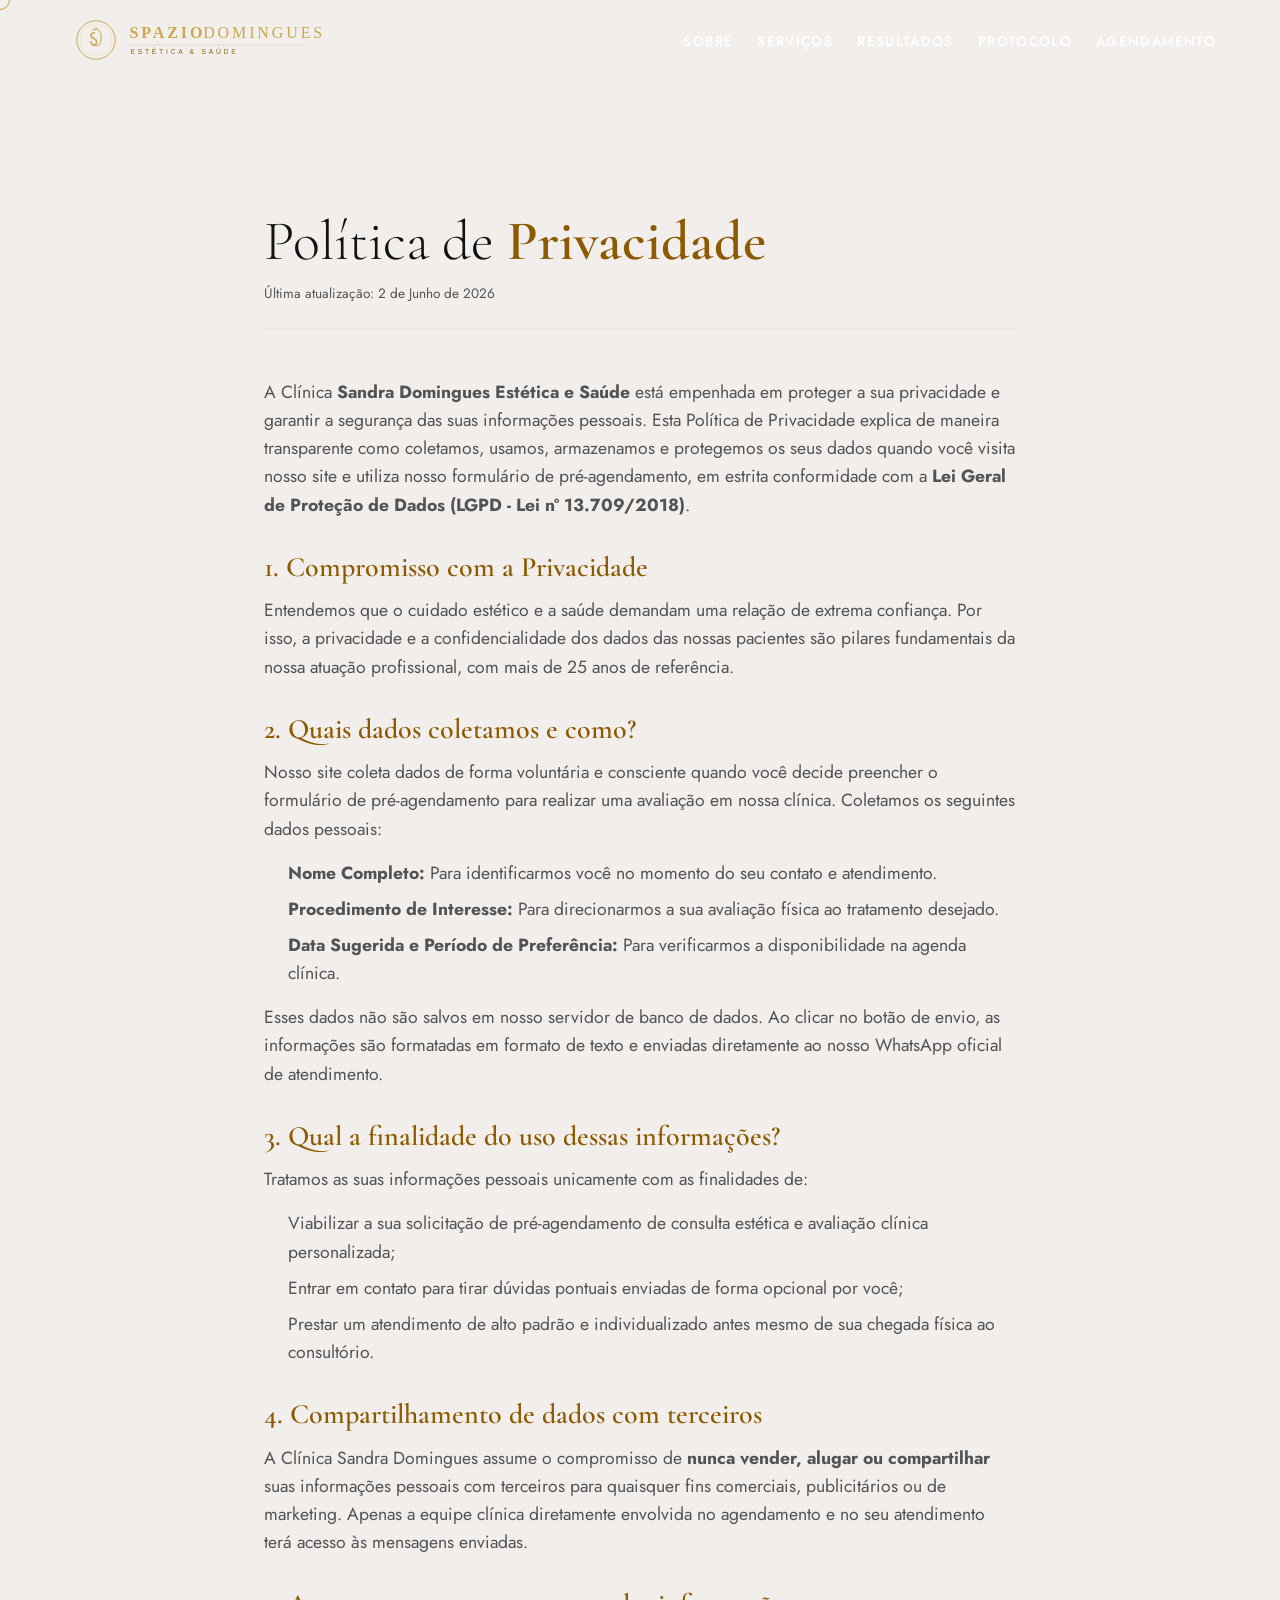
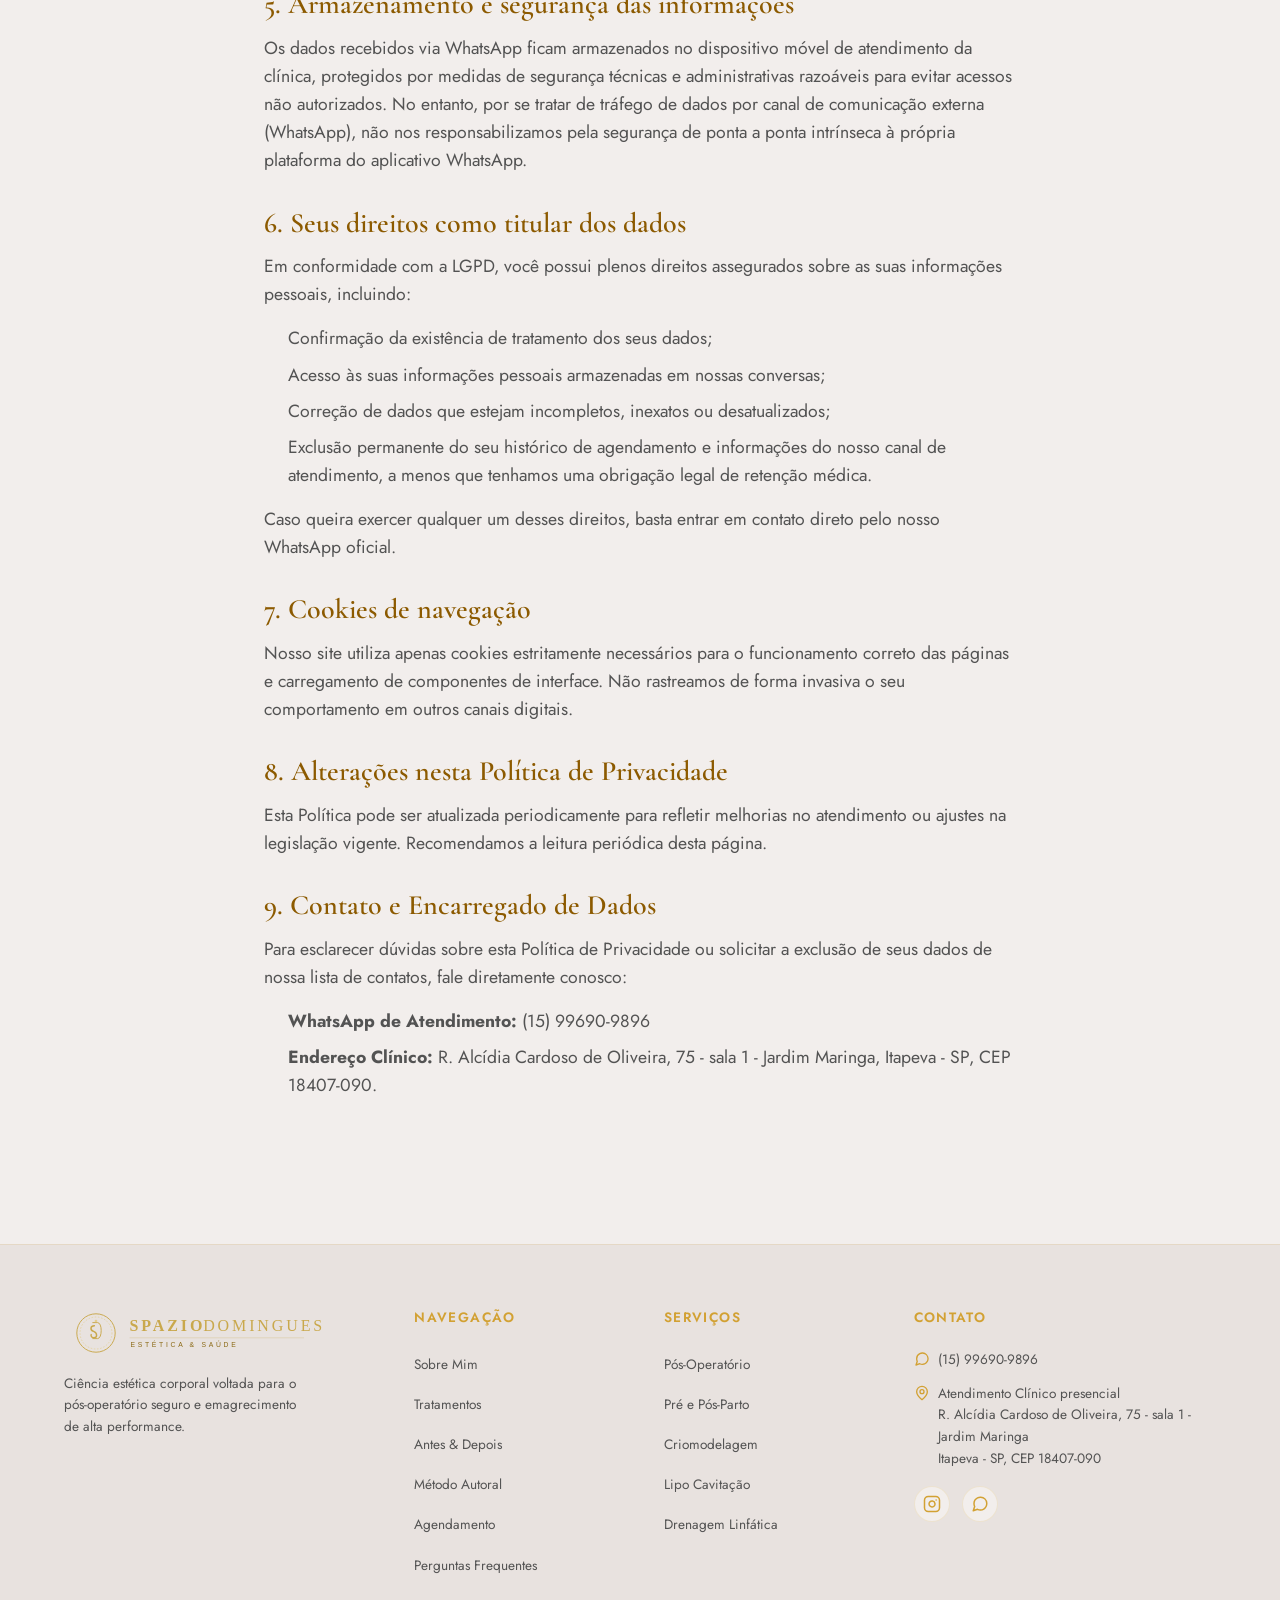
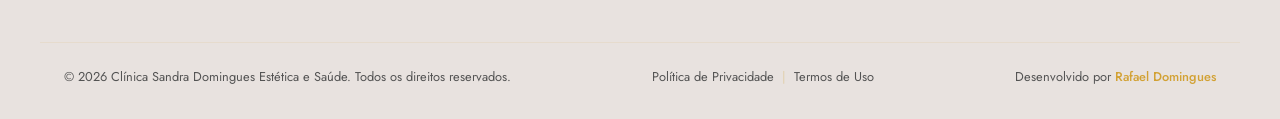
<file: privacidade.html>
<!DOCTYPE html>
<html lang="pt-BR">
<head>
  <meta charset="UTF-8">
  <meta name="viewport" content="width=device-width, initial-scale=1.0">
  <meta name="description" content="Política de Privacidade da Clínica Sandra Domingues Estética e Saúde. Saiba como protegemos seus dados de agendamento em conformidade com a LGPD.">
  <title>Política de Privacidade | Sandra Domingues Estética e Saúde</title>
  <link rel="canonical" href="https://sandradomingues.com.br/privacidade.html">
  
  <!-- Favicon -->
  <link rel="icon" href="assets/images/favicon.svg" type="image/svg+xml">

  <!-- Estilos CSS -->
  <link rel="stylesheet" href="css/tokens.css">
  <link rel="stylesheet" href="css/reset.css">
  <link rel="stylesheet" href="css/global.css">
  <link rel="stylesheet" href="css/sections/header.css">
  <link rel="stylesheet" href="css/sections/legal.css">
  <link rel="stylesheet" href="css/sections/footer.css">
</head>
<body>

  <!-- Link de Acessibilidade no topo -->
  <a href="#main-content" class="skip-link">Pular para o conteúdo principal</a>

  <!-- HEADER / NAVEGAÇÃO -->
  <header class="header">
    <div class="container header__container">
      <a href="index.html" class="header__logo" aria-label="Spazio Domingues Estética & Saúde home">
        <img class="header__logo-img" src="assets/images/logo.svg" alt="Spazio Domingues Estética & Saúde">
      </a>

      <!-- Menu Hamburguer para Mobile -->
      <button class="header__toggle" aria-label="Abrir menu de navegação" aria-expanded="false" aria-controls="main-nav">
        <span></span>
        <span></span>
        <span></span>
      </button>

      <nav id="main-nav" class="header__nav" aria-label="Menu principal">
        <ul class="header__list" role="list">
          <li class="header__item"><a href="index.html#sobre" class="header__link">Sobre</a></li>
          <li class="header__item"><a href="index.html#servicos" class="header__link">Serviços</a></li>
          <li class="header__item"><a href="index.html#resultados" class="header__link">Resultados</a></li>
          <li class="header__item"><a href="index.html#protocolo" class="header__link">Protocolo</a></li>
          <li class="header__item"><a href="index.html#agendar" class="header__link">Agendamento</a></li>
        </ul>
      </nav>
    </div>
  </header>

  <!-- CONTEÚDO PRINCIPAL -->
  <main id="main-content">
    <section class="legal">
      <div class="container legal__container">
        <div class="legal__header">
          <h1 class="legal__title">Política de <strong>Privacidade</strong></h1>
          <p class="legal__updated">Última atualização: 2 de Junho de 2026</p>
        </div>

        <div class="legal__content">
          <p>
            A Clínica <strong>Sandra Domingues Estética e Saúde</strong> está empenhada em proteger a sua privacidade e garantir a segurança das suas informações pessoais. Esta Política de Privacidade explica de maneira transparente como coletamos, usamos, armazenamos e protegemos os seus dados quando você visita nosso site e utiliza nosso formulário de pré-agendamento, em estrita conformidade com a <strong>Lei Geral de Proteção de Dados (LGPD - Lei nº 13.709/2018)</strong>.
          </p>

          <h2>1. Compromisso com a Privacidade</h2>
          <p>
            Entendemos que o cuidado estético e a saúde demandam uma relação de extrema confiança. Por isso, a privacidade e a confidencialidade dos dados das nossas pacientes são pilares fundamentais da nossa atuação profissional, com mais de 25 anos de referência.
          </p>

          <h2>2. Quais dados coletamos e como?</h2>
          <p>
            Nosso site coleta dados de forma voluntária e consciente quando você decide preencher o formulário de pré-agendamento para realizar uma avaliação em nossa clínica. Coletamos os seguintes dados pessoais:
          </p>
          <ul>
            <li><strong>Nome Completo:</strong> Para identificarmos você no momento do seu contato e atendimento.</li>
            <li><strong>Procedimento de Interesse:</strong> Para direcionarmos a sua avaliação física ao tratamento desejado.</li>
            <li><strong>Data Sugerida e Período de Preferência:</strong> Para verificarmos a disponibilidade na agenda clínica.</li>
          </ul>
          <p>
            Esses dados não são salvos em nosso servidor de banco de dados. Ao clicar no botão de envio, as informações são formatadas em formato de texto e enviadas diretamente ao nosso WhatsApp oficial de atendimento.
          </p>

          <h2>3. Qual a finalidade do uso dessas informações?</h2>
          <p>
            Tratamos as suas informações pessoais unicamente com as finalidades de:
          </p>
          <ul>
            <li>Viabilizar a sua solicitação de pré-agendamento de consulta estética e avaliação clínica personalizada;</li>
            <li>Entrar em contato para tirar dúvidas pontuais enviadas de forma opcional por você;</li>
            <li>Prestar um atendimento de alto padrão e individualizado antes mesmo de sua chegada física ao consultório.</li>
          </ul>

          <h2>4. Compartilhamento de dados com terceiros</h2>
          <p>
            A Clínica Sandra Domingues assume o compromisso de <strong>nunca vender, alugar ou compartilhar</strong> suas informações pessoais com terceiros para quaisquer fins comerciais, publicitários ou de marketing. Apenas a equipe clínica diretamente envolvida no agendamento e no seu atendimento terá acesso às mensagens enviadas.
          </p>

          <h2>5. Armazenamento e segurança das informações</h2>
          <p>
            Os dados recebidos via WhatsApp ficam armazenados no dispositivo móvel de atendimento da clínica, protegidos por medidas de segurança técnicas e administrativas razoáveis para evitar acessos não autorizados. No entanto, por se tratar de tráfego de dados por canal de comunicação externa (WhatsApp), não nos responsabilizamos pela segurança de ponta a ponta intrínseca à própria plataforma do aplicativo WhatsApp.
          </p>

          <h2>6. Seus direitos como titular dos dados</h2>
          <p>
            Em conformidade com a LGPD, você possui plenos direitos assegurados sobre as suas informações pessoais, incluindo:
          </p>
          <ul>
            <li>Confirmação da existência de tratamento dos seus dados;</li>
            <li>Acesso às suas informações pessoais armazenadas em nossas conversas;</li>
            <li>Correção de dados que estejam incompletos, inexatos ou desatualizados;</li>
            <li>Exclusão permanente do seu histórico de agendamento e informações do nosso canal de atendimento, a menos que tenhamos uma obrigação legal de retenção médica.</li>
          </ul>
          <p>
            Caso queira exercer qualquer um desses direitos, basta entrar em contato direto pelo nosso WhatsApp oficial.
          </p>

          <h2>7. Cookies de navegação</h2>
          <p>
            Nosso site utiliza apenas cookies estritamente necessários para o funcionamento correto das páginas e carregamento de componentes de interface. Não rastreamos de forma invasiva o seu comportamento em outros canais digitais.
          </p>

          <h2>8. Alterações nesta Política de Privacidade</h2>
          <p>
            Esta Política pode ser atualizada periodicamente para refletir melhorias no atendimento ou ajustes na legislação vigente. Recomendamos a leitura periódica desta página.
          </p>

          <h2>9. Contato e Encarregado de Dados</h2>
          <p>
            Para esclarecer dúvidas sobre esta Política de Privacidade ou solicitar a exclusão de seus dados de nossa lista de contatos, fale diretamente conosco:
          </p>
          <ul>
            <li><strong>WhatsApp de Atendimento:</strong> (15) 99690-9896</li>
            <li><strong>Endereço Clínico:</strong> R. Alcídia Cardoso de Oliveira, 75 - sala 1 - Jardim Maringa, Itapeva - SP, CEP 18407-090.</li>
          </ul>
        </div>
      </div>
    </section>
  </main>

  <!-- FOOTER -->
  <footer class="footer">
    <div class="container footer__grid">
      <div class="footer__brand">
        <a href="index.html" class="footer__logo" aria-label="Spazio Domingues home">
          <img class="footer__logo-img" src="assets/images/logo.svg" alt="Spazio Domingues Estética & Saúde">
        </a>
        <p class="footer__tagline">
          Ciência estética corporal voltada para o pós-operatório seguro e emagrecimento de alta performance.
        </p>
      </div>

      <div>
        <h3 class="footer__title">Navegação</h3>
        <ul class="footer__links-list" role="list">
          <li><a href="index.html#sobre" class="footer__link">Sobre Mim</a></li>
          <li><a href="index.html#servicos" class="footer__link">Tratamentos</a></li>
          <li><a href="index.html#resultados" class="footer__link">Antes & Depois</a></li>
          <li><a href="index.html#protocolo" class="footer__link">Método Autoral</a></li>
          <li><a href="index.html#agendar" class="footer__link">Agendamento</a></li>
          <li><a href="index.html#duvidas" class="footer__link">Perguntas Frequentes</a></li>
        </ul>
      </div>

      <div>
        <h3 class="footer__title">Serviços</h3>
        <ul class="footer__links-list" role="list">
          <li><a href="index.html#servicos" class="footer__link">Pós-Operatório</a></li>
          <li><a href="index.html#servicos" class="footer__link">Pré e Pós-Parto</a></li>
          <li><a href="index.html#servicos" class="footer__link">Criomodelagem</a></li>
          <li><a href="index.html#servicos" class="footer__link">Lipo Cavitação</a></li>
          <li><a href="index.html#servicos" class="footer__link">Drenagem Linfática</a></li>
        </ul>
      </div>

      <div>
        <h3 class="footer__title">Contato</h3>
        <div class="footer__contact-info">
          <div class="footer__contact-item">
            <svg xmlns="http://www.w3.org/2000/svg" viewBox="0 0 24 24" fill="none" stroke="currentColor" stroke-width="2" stroke-linecap="round" stroke-linejoin="round"><path d="M21 11.5a8.38 8.38 0 0 1-.9 3.8 8.5 8.5 0 0 1-7.6 4.7 8.38 8.38 0 0 1-3.8-.9L3 21l1.9-5.7a8.38 8.38 0 0 1-.9-3.8 8.5 8.5 0 0 1 4.7-7.6 8.38 8.38 0 0 1 3.8-.9h.5a8.48 8.48 0 0 1 8 8v.5z"/></svg>
            <span>(15) 99690-9896</span>
          </div>
          <div class="footer__contact-item">
            <svg xmlns="http://www.w3.org/2000/svg" viewBox="0 0 24 24" fill="none" stroke="currentColor" stroke-width="2" stroke-linecap="round" stroke-linejoin="round"><path d="M12 2a8 8 0 0 0-8 8c0 5.25 8 12 8 12s8-6.75 8-12a8 8 0 0 0-8-8z"/><circle cx="12" cy="10" r="3"/></svg>
            <span>Atendimento Clínico presencial<br>R. Alcídia Cardoso de Oliveira, 75 - sala 1 - Jardim Maringa<br>Itapeva - SP, CEP 18407-090</span>
          </div>
        </div>

        <div class="footer__socials">
          <a href="https://www.instagram.com/sandradominguesesteticasaude?utm_source=ig_web_button_share_sheet&igsh=ZDNlZDc0MzIxNw==" target="_blank" rel="noopener noreferrer" class="footer__social-btn" aria-label="Siga-nos no Instagram">
            <svg xmlns="http://www.w3.org/2000/svg" viewBox="0 0 24 24" fill="none" stroke="currentColor" stroke-width="2" stroke-linecap="round" stroke-linejoin="round"><rect x="2" y="2" width="20" height="20" rx="5" ry="5"/><path d="M16 11.37A4 4 0 1 1 12.63 8 4 4 0 0 1 16 11.37z"/><line x1="17.5" y1="6.5" x2="17.51" y2="6.5"/></svg>
          </a>
          <a href="https://wa.me/5515996909896" target="_blank" rel="noopener noreferrer" class="footer__social-btn" aria-label="Entre em contato no WhatsApp">
            <svg xmlns="http://www.w3.org/2000/svg" viewBox="0 0 24 24" fill="none" stroke="currentColor" stroke-width="2" stroke-linecap="round" stroke-linejoin="round"><path d="M21 11.5a8.38 8.38 0 0 1-.9 3.8 8.5 8.5 0 0 1-7.6 4.7 8.38 8.38 0 0 1-3.8-.9L3 21l1.9-5.7a8.38 8.38 0 0 1-.9-3.8 8.5 8.5 0 0 1 4.7-7.6 8.38 8.38 0 0 1 3.8-.9h.5a8.48 8.48 0 0 1 8 8v.5z"/></svg>
          </a>
        </div>
      </div>
    </div>

    <div class="container footer__bottom">
      <span class="footer__copyright">
        &copy; 2026 Clínica Sandra Domingues Estética e Saúde. Todos os direitos reservados.
      </span>
      <div class="footer__policy-links">
        <a href="privacidade.html" class="footer__policy-link">Política de Privacidade</a>
        <span class="footer__policy-separator" aria-hidden="true">|</span>
        <a href="termos.html" class="footer__policy-link">Termos de Uso</a>
      </div>
      <span class="footer__developer">
        Desenvolvido por <a href="#" target="_blank" rel="noopener noreferrer">Rafael Domingues</a>
      </span>
    </div>
  </footer>

  <!-- Scripts -->
  <script type="module" src="js/main.js"></script>
</body>
</html>
</file>
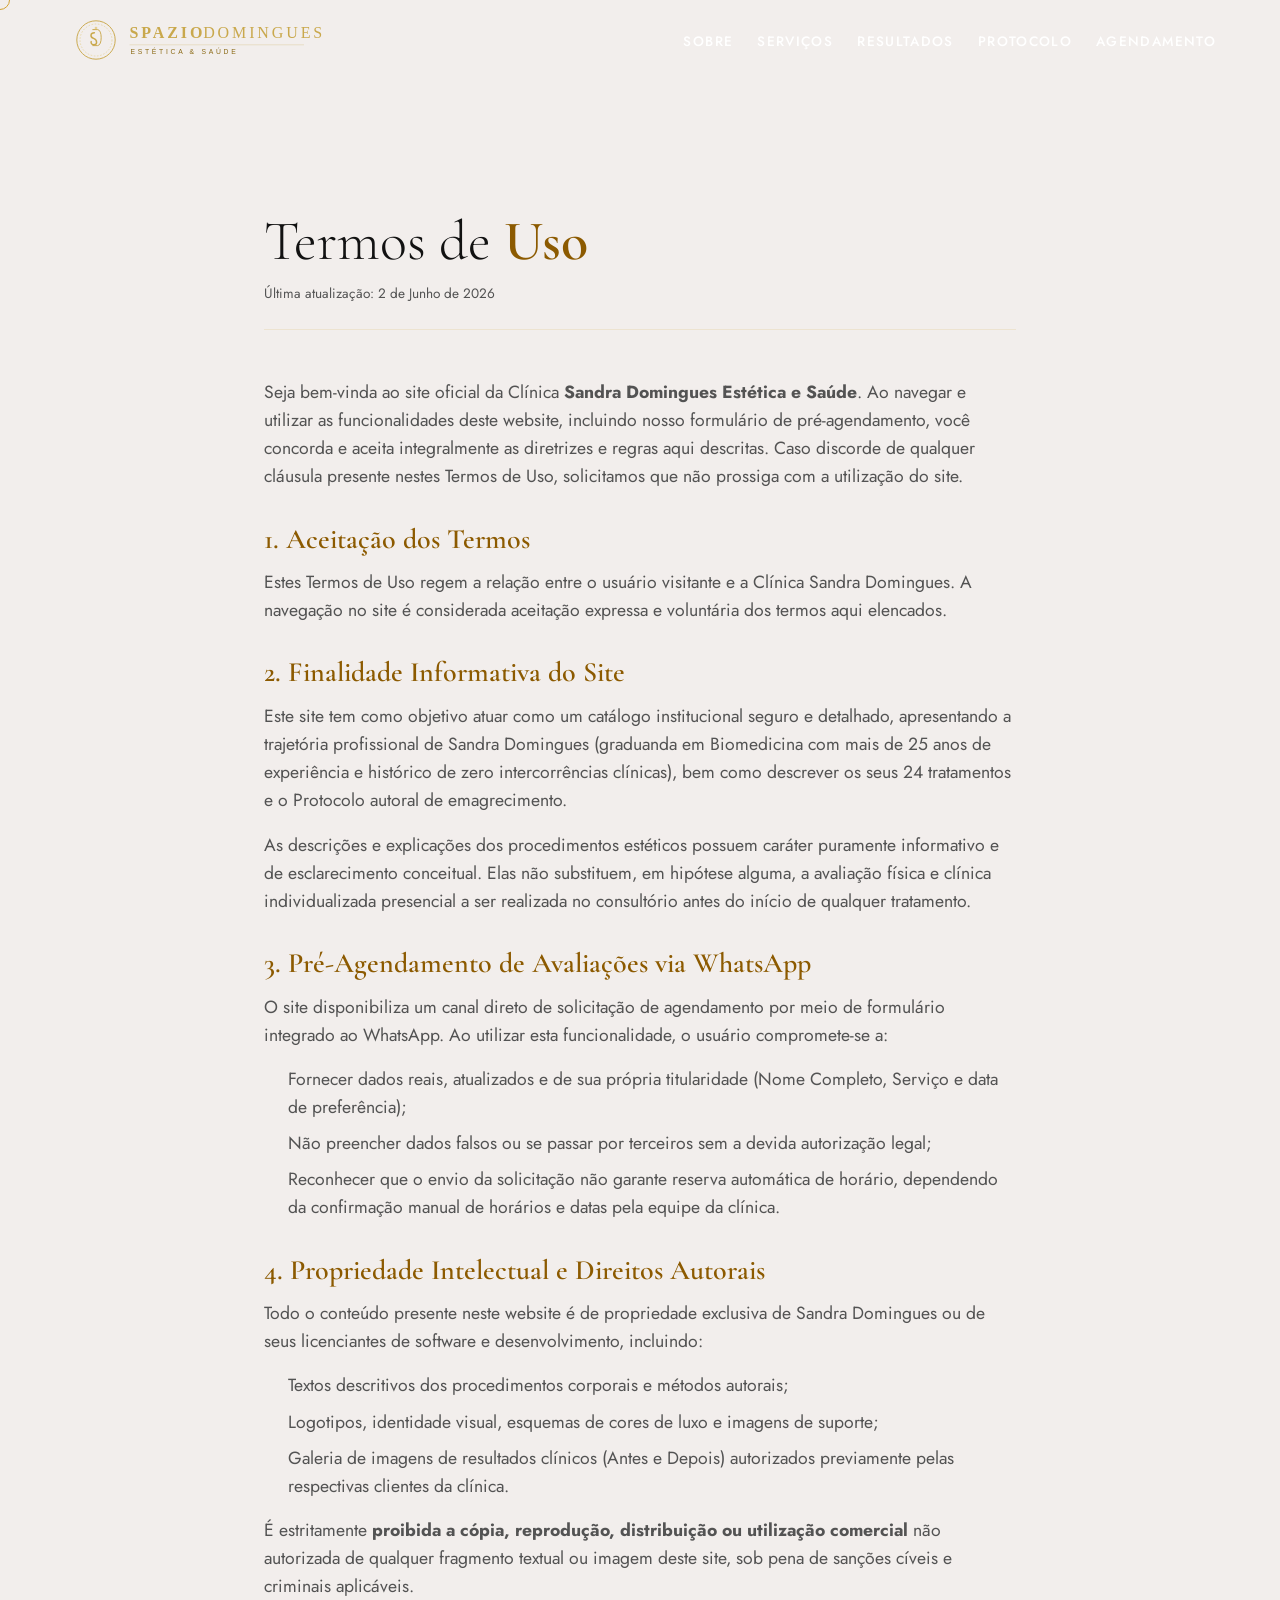
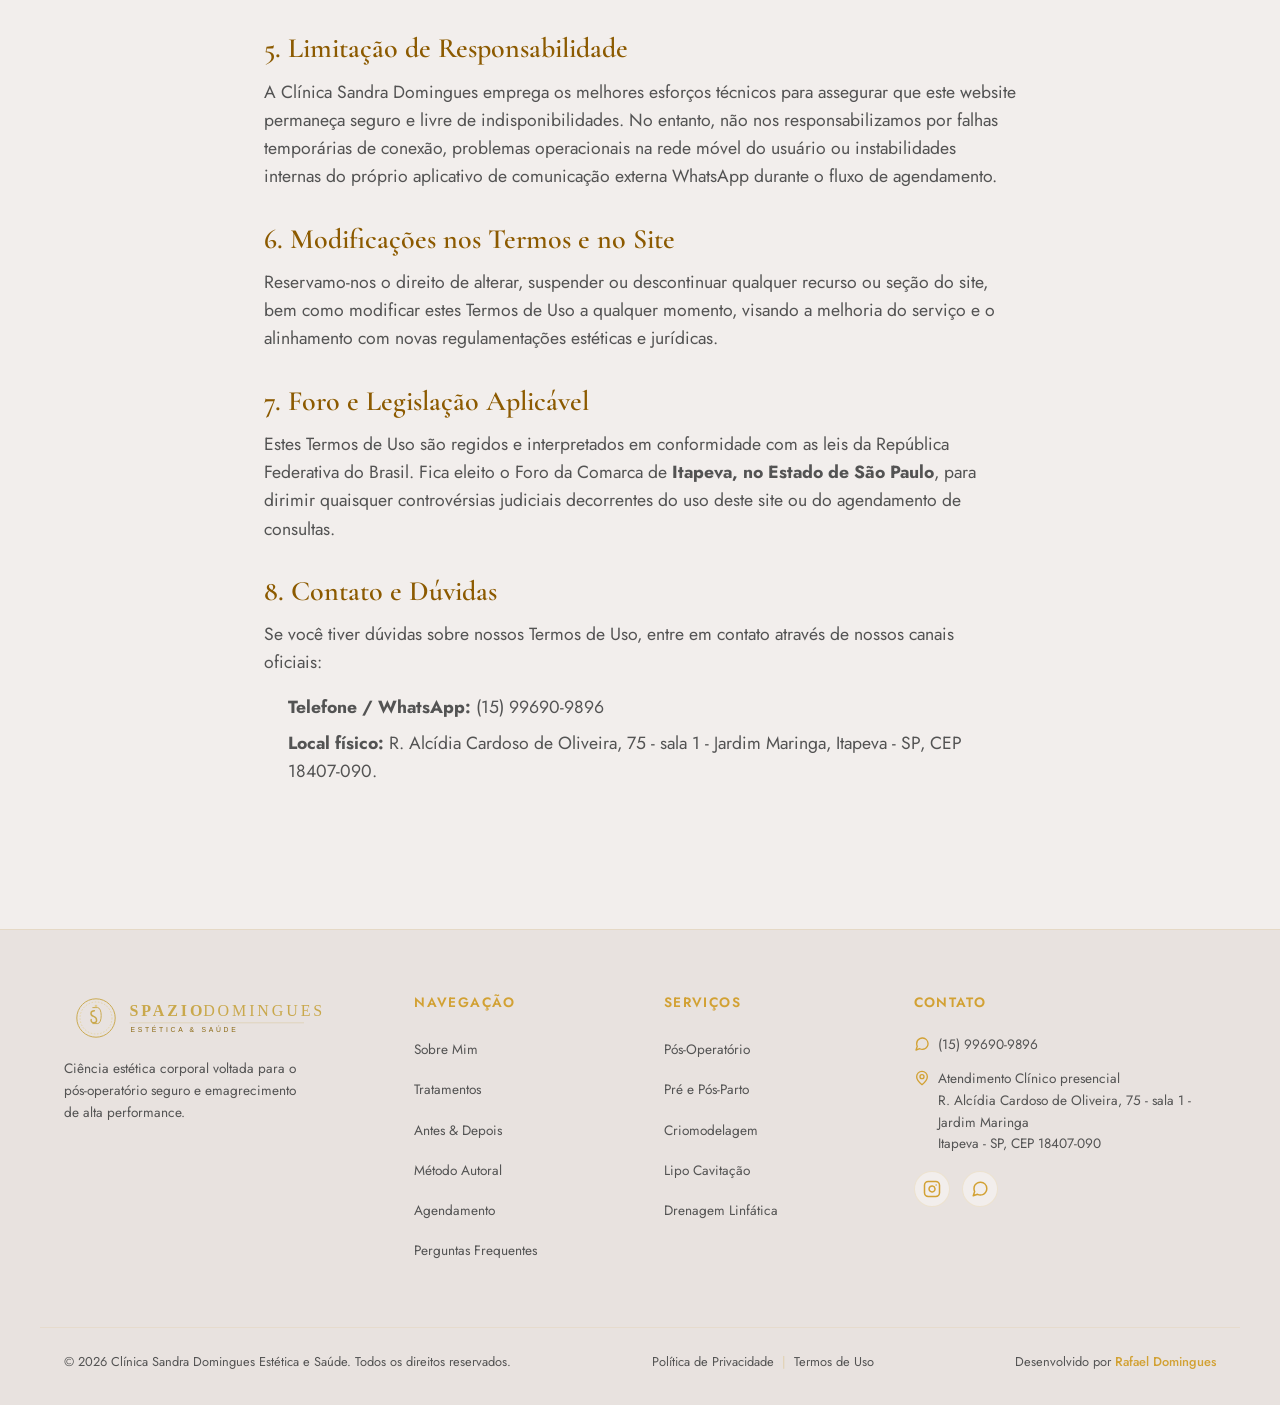
<file: termos.html>
<!DOCTYPE html>
<html lang="pt-BR">
<head>
  <meta charset="UTF-8">
  <meta name="viewport" content="width=device-width, initial-scale=1.0">
  <meta name="description" content="Termos de Uso da Clínica Sandra Domingues Estética e Saúde. Regras e diretrizes para navegação no site e agendamento de serviços.">
  <title>Termos de Uso | Sandra Domingues Estética e Saúde</title>
  <link rel="canonical" href="https://sandradomingues.com.br/termos.html">
  
  <!-- Favicon -->
  <link rel="icon" href="assets/images/favicon.svg" type="image/svg+xml">

  <!-- Estilos CSS -->
  <link rel="stylesheet" href="css/tokens.css">
  <link rel="stylesheet" href="css/reset.css">
  <link rel="stylesheet" href="css/global.css">
  <link rel="stylesheet" href="css/sections/header.css">
  <link rel="stylesheet" href="css/sections/legal.css">
  <link rel="stylesheet" href="css/sections/footer.css">
</head>
<body>

  <!-- Link de Acessibilidade no topo -->
  <a href="#main-content" class="skip-link">Pular para o conteúdo principal</a>

  <!-- HEADER / NAVEGAÇÃO -->
  <header class="header">
    <div class="container header__container">
      <a href="index.html" class="header__logo" aria-label="Spazio Domingues Estética & Saúde home">
        <img class="header__logo-img" src="assets/images/logo.svg" alt="Spazio Domingues Estética & Saúde">
      </a>

      <!-- Menu Hamburguer para Mobile -->
      <button class="header__toggle" aria-label="Abrir menu de navegação" aria-expanded="false" aria-controls="main-nav">
        <span></span>
        <span></span>
        <span></span>
      </button>

      <nav id="main-nav" class="header__nav" aria-label="Menu principal">
        <ul class="header__list" role="list">
          <li class="header__item"><a href="index.html#sobre" class="header__link">Sobre</a></li>
          <li class="header__item"><a href="index.html#servicos" class="header__link">Serviços</a></li>
          <li class="header__item"><a href="index.html#resultados" class="header__link">Resultados</a></li>
          <li class="header__item"><a href="index.html#protocolo" class="header__link">Protocolo</a></li>
          <li class="header__item"><a href="index.html#agendar" class="header__link">Agendamento</a></li>
        </ul>
      </nav>
    </div>
  </header>

  <!-- CONTEÚDO PRINCIPAL -->
  <main id="main-content">
    <section class="legal">
      <div class="container legal__container">
        <div class="legal__header">
          <h1 class="legal__title">Termos de <strong>Uso</strong></h1>
          <p class="legal__updated">Última atualização: 2 de Junho de 2026</p>
        </div>

        <div class="legal__content">
          <p>
            Seja bem-vinda ao site oficial da Clínica <strong>Sandra Domingues Estética e Saúde</strong>. Ao navegar e utilizar as funcionalidades deste website, incluindo nosso formulário de pré-agendamento, você concorda e aceita integralmente as diretrizes e regras aqui descritas. Caso discorde de qualquer cláusula presente nestes Termos de Uso, solicitamos que não prossiga com a utilização do site.
          </p>

          <h2>1. Aceitação dos Termos</h2>
          <p>
            Estes Termos de Uso regem a relação entre o usuário visitante e a Clínica Sandra Domingues. A navegação no site é considerada aceitação expressa e voluntária dos termos aqui elencados.
          </p>

          <h2>2. Finalidade Informativa do Site</h2>
          <p>
            Este site tem como objetivo atuar como um catálogo institucional seguro e detalhado, apresentando a trajetória profissional de Sandra Domingues (graduanda em Biomedicina com mais de 25 anos de experiência e histórico de zero intercorrências clínicas), bem como descrever os seus 24 tratamentos e o Protocolo autoral de emagrecimento.
          </p>
          <p>
            As descrições e explicações dos procedimentos estéticos possuem caráter puramente informativo e de esclarecimento conceitual. Elas não substituem, em hipótese alguma, a avaliação física e clínica individualizada presencial a ser realizada no consultório antes do início de qualquer tratamento.
          </p>

          <h2>3. Pré-Agendamento de Avaliações via WhatsApp</h2>
          <p>
            O site disponibiliza um canal direto de solicitação de agendamento por meio de formulário integrado ao WhatsApp. Ao utilizar esta funcionalidade, o usuário compromete-se a:
          </p>
          <ul>
            <li>Fornecer dados reais, atualizados e de sua própria titularidade (Nome Completo, Serviço e data de preferência);</li>
            <li>Não preencher dados falsos ou se passar por terceiros sem a devida autorização legal;</li>
            <li>Reconhecer que o envio da solicitação não garante reserva automática de horário, dependendo da confirmação manual de horários e datas pela equipe da clínica.</li>
          </ul>

          <h2>4. Propriedade Intelectual e Direitos Autorais</h2>
          <p>
            Todo o conteúdo presente neste website é de propriedade exclusiva de Sandra Domingues ou de seus licenciantes de software e desenvolvimento, incluindo:
          </p>
          <ul>
            <li>Textos descritivos dos procedimentos corporais e métodos autorais;</li>
            <li>Logotipos, identidade visual, esquemas de cores de luxo e imagens de suporte;</li>
            <li>Galeria de imagens de resultados clínicos (Antes e Depois) autorizados previamente pelas respectivas clientes da clínica.</li>
          </ul>
          <p>
            É estritamente <strong>proibida a cópia, reprodução, distribuição ou utilização comercial</strong> não autorizada de qualquer fragmento textual ou imagem deste site, sob pena de sanções cíveis e criminais aplicáveis.
          </p>

          <h2>5. Limitação de Responsabilidade</h2>
          <p>
            A Clínica Sandra Domingues emprega os melhores esforços técnicos para assegurar que este website permaneça seguro e livre de indisponibilidades. No entanto, não nos responsabilizamos por falhas temporárias de conexão, problemas operacionais na rede móvel do usuário ou instabilidades internas do próprio aplicativo de comunicação externa WhatsApp durante o fluxo de agendamento.
          </p>

          <h2>6. Modificações nos Termos e no Site</h2>
          <p>
            Reservamo-nos o direito de alterar, suspender ou descontinuar qualquer recurso ou seção do site, bem como modificar estes Termos de Uso a qualquer momento, visando a melhoria do serviço e o alinhamento com novas regulamentações estéticas e jurídicas.
          </p>

          <h2>7. Foro e Legislação Aplicável</h2>
          <p>
            Estes Termos de Uso são regidos e interpretados em conformidade com as leis da República Federativa do Brasil. Fica eleito o Foro da Comarca de <strong>Itapeva, no Estado de São Paulo</strong>, para dirimir quaisquer controvérsias judiciais decorrentes do uso deste site ou do agendamento de consultas.
          </p>

          <h2>8. Contato e Dúvidas</h2>
          <p>
            Se você tiver dúvidas sobre nossos Termos de Uso, entre em contato através de nossos canais oficiais:
          </p>
          <ul>
            <li><strong>Telefone / WhatsApp:</strong> (15) 99690-9896</li>
            <li><strong>Local físico:</strong> R. Alcídia Cardoso de Oliveira, 75 - sala 1 - Jardim Maringa, Itapeva - SP, CEP 18407-090.</li>
          </ul>
        </div>
      </div>
    </section>
  </main>

  <!-- FOOTER -->
  <footer class="footer">
    <div class="container footer__grid">
      <div class="footer__brand">
        <a href="index.html" class="footer__logo" aria-label="Spazio Domingues home">
          <img class="footer__logo-img" src="assets/images/logo.svg" alt="Spazio Domingues Estética & Saúde">
        </a>
        <p class="footer__tagline">
          Ciência estética corporal voltada para o pós-operatório seguro e emagrecimento de alta performance.
        </p>
      </div>

      <div>
        <h3 class="footer__title">Navegação</h3>
        <ul class="footer__links-list" role="list">
          <li><a href="index.html#sobre" class="footer__link">Sobre Mim</a></li>
          <li><a href="index.html#servicos" class="footer__link">Tratamentos</a></li>
          <li><a href="index.html#resultados" class="footer__link">Antes & Depois</a></li>
          <li><a href="index.html#protocolo" class="footer__link">Método Autoral</a></li>
          <li><a href="index.html#agendar" class="footer__link">Agendamento</a></li>
          <li><a href="index.html#duvidas" class="footer__link">Perguntas Frequentes</a></li>
        </ul>
      </div>

      <div>
        <h3 class="footer__title">Serviços</h3>
        <ul class="footer__links-list" role="list">
          <li><a href="index.html#servicos" class="footer__link">Pós-Operatório</a></li>
          <li><a href="index.html#servicos" class="footer__link">Pré e Pós-Parto</a></li>
          <li><a href="index.html#servicos" class="footer__link">Criomodelagem</a></li>
          <li><a href="index.html#servicos" class="footer__link">Lipo Cavitação</a></li>
          <li><a href="index.html#servicos" class="footer__link">Drenagem Linfática</a></li>
        </ul>
      </div>

      <div>
        <h3 class="footer__title">Contato</h3>
        <div class="footer__contact-info">
          <div class="footer__contact-item">
            <svg xmlns="http://www.w3.org/2000/svg" viewBox="0 0 24 24" fill="none" stroke="currentColor" stroke-width="2" stroke-linecap="round" stroke-linejoin="round"><path d="M21 11.5a8.38 8.38 0 0 1-.9 3.8 8.5 8.5 0 0 1-7.6 4.7 8.38 8.38 0 0 1-3.8-.9L3 21l1.9-5.7a8.38 8.38 0 0 1-.9-3.8 8.5 8.5 0 0 1 4.7-7.6 8.38 8.38 0 0 1 3.8-.9h.5a8.48 8.48 0 0 1 8 8v.5z"/></svg>
            <span>(15) 99690-9896</span>
          </div>
          <div class="footer__contact-item">
            <svg xmlns="http://www.w3.org/2000/svg" viewBox="0 0 24 24" fill="none" stroke="currentColor" stroke-width="2" stroke-linecap="round" stroke-linejoin="round"><path d="M12 2a8 8 0 0 0-8 8c0 5.25 8 12 8 12s8-6.75 8-12a8 8 0 0 0-8-8z"/><circle cx="12" cy="10" r="3"/></svg>
            <span>Atendimento Clínico presencial<br>R. Alcídia Cardoso de Oliveira, 75 - sala 1 - Jardim Maringa<br>Itapeva - SP, CEP 18407-090</span>
          </div>
        </div>

        <div class="footer__socials">
          <a href="https://www.instagram.com/sandradominguesesteticasaude?utm_source=ig_web_button_share_sheet&igsh=ZDNlZDc0MzIxNw==" target="_blank" rel="noopener noreferrer" class="footer__social-btn" aria-label="Siga-nos no Instagram">
            <svg xmlns="http://www.w3.org/2000/svg" viewBox="0 0 24 24" fill="none" stroke="currentColor" stroke-width="2" stroke-linecap="round" stroke-linejoin="round"><rect x="2" y="2" width="20" height="20" rx="5" ry="5"/><path d="M16 11.37A4 4 0 1 1 12.63 8 4 4 0 0 1 16 11.37z"/><line x1="17.5" y1="6.5" x2="17.51" y2="6.5"/></svg>
          </a>
          <a href="https://wa.me/5515996909896" target="_blank" rel="noopener noreferrer" class="footer__social-btn" aria-label="Entre em contato no WhatsApp">
            <svg xmlns="http://www.w3.org/2000/svg" viewBox="0 0 24 24" fill="none" stroke="currentColor" stroke-width="2" stroke-linecap="round" stroke-linejoin="round"><path d="M21 11.5a8.38 8.38 0 0 1-.9 3.8 8.5 8.5 0 0 1-7.6 4.7 8.38 8.38 0 0 1-3.8-.9L3 21l1.9-5.7a8.38 8.38 0 0 1-.9-3.8 8.5 8.5 0 0 1 4.7-7.6 8.38 8.38 0 0 1 3.8-.9h.5a8.48 8.48 0 0 1 8 8v.5z"/></svg>
          </a>
        </div>
      </div>
    </div>

    <div class="container footer__bottom">
      <span class="footer__copyright">
        &copy; 2026 Clínica Sandra Domingues Estética e Saúde. Todos os direitos reservados.
      </span>
      <div class="footer__policy-links">
        <a href="privacidade.html" class="footer__policy-link">Política de Privacidade</a>
        <span class="footer__policy-separator" aria-hidden="true">|</span>
        <a href="termos.html" class="footer__policy-link">Termos de Uso</a>
      </div>
      <span class="footer__developer">
        Desenvolvido por <a href="#" target="_blank" rel="noopener noreferrer">Rafael Domingues</a>
      </span>
    </div>
  </footer>

  <!-- Scripts -->
  <script type="module" src="js/main.js"></script>
</body>
</html>
</file>
<file: css/tokens.css>
/* css/tokens.css */
:root {
  /* Cores - Paleta Baseada em Tons de Joalheria sobre Fundo Cinza Quente */
  --color-base: oklch(95.07% 0.005 50);          /* #F0EEEB - Fundo principal */
  --color-surface: oklch(91.68% 0.007 50);       /* #E8E5E0 - Fundo de cards e seções */
  --color-gold-primary: oklch(73.55% 0.134 83.18); /* #C9A84C - Destaques, bordas, títulos */
  --color-gold-light: oklch(82.9% 0.125 84.77);   /* #E2C97E - Efeitos de luz, gradientes, hovers */
  --color-gold-dark: oklch(50.81% 0.135 81.33);    /* #8B6914 - Links ativos, botões hover */
  --color-gold-deeper: oklch(42% 0.11 81.33);      /* Bronze/dourado bem profundo para acessibilidade (WCAG AA) */
  
  /* Opacidades de Dourado */
  --color-gold-alpha-04: oklch(73.55% 0.134 83.18 / 0.04);
  --color-gold-alpha-05: oklch(73.55% 0.134 83.18 / 0.05);
  --color-gold-alpha-08: oklch(73.55% 0.134 83.18 / 0.08);
  --color-gold-alpha-10: oklch(73.55% 0.134 83.18 / 0.10);
  --color-gold-alpha-15: oklch(73.55% 0.134 83.18 / 0.15);
  --color-gold-alpha-20: oklch(73.55% 0.134 83.18 / 0.20);
  --color-gold-alpha-25: oklch(73.55% 0.134 83.18 / 0.25);
  --color-gold-alpha-30: oklch(73.55% 0.134 83.18 / 0.30);
  --color-gold-alpha-40: oklch(73.55% 0.134 83.18 / 0.40);

  /* Outras Opacidades e Auxiliares */
  --color-base-alpha-85: oklch(95.07% 0.005 50 / 0.85);
  --color-dark-alpha-60: oklch(18.06% 0 0 / 0.60);
  --color-dark-alpha-75: oklch(18.06% 0 0 / 0.75);
  --color-dark-alpha-92: oklch(18.06% 0 0 / 0.92);
  --color-white-alpha-80: oklch(100% 0 0 / 0.80);
  --color-gold-light-alpha-10: oklch(82.9% 0.125 84.77 / 0.10);


  --color-text-main: oklch(18.06% 0 0);           /* #1A1A1A - Texto principal */
  --color-text-muted: oklch(44.38% 0 0);          /* #5C5C5C - Descrições e textos de suporte */
  --color-contrast: oklch(100% 0 0);              /* #FFFFFF - Texto sobre dourado escuro */


  /* Tipografia */
  --font-display: 'Cormorant Garamond', Georgia, Cambria, serif;
  --font-body: 'Jost', system-ui, -apple-system, sans-serif;

  /* Pesos de Fontes */
  --weight-light: 300;
  --weight-regular: 400;
  --weight-medium: 500;
  --weight-semibold: 600;

  /* Escala Tipográfica Fluida */
  --size-h1: clamp(2.25rem, 5vw, 3.5rem);
  --size-h2: clamp(1.75rem, 4vw, 2.5rem);
  --size-h3: clamp(1.25rem, 3vw, 1.75rem);
  --size-body: clamp(0.95rem, 1.5vw, 1.1rem);
  --size-small: 0.85rem;

  /* Alturas de Linha */
  --lh-body: 1.6;
  --lh-heading: 1.2;

  /* Escala Modular de Espaçamento */
  --space-xs: 4px;
  --space-sm: 8px;
  --space-md: 12px;
  --space-lg: 16px;
  --space-xl: 24px;
  --space-2xl: 32px;
  --space-3xl: 48px;
  --space-4xl: 64px;
  --space-section: clamp(4rem, 10vw, 8rem);

  /* Arredondamento de Bordas (Radii) */
  --radius-none: 0px;
  --radius-sm: 4px;
  --radius-md: 8px;
  --radius-lg: 16px;

  /* Sombras (Shadows) */
  --shadow-ambient: 0 2px 10px oklch(18.06% 0 0 / 0.03);
  --shadow-elevation: 0 10px 30px oklch(18.06% 0 0 / 0.05);
  --shadow-panel: -10px 0 30px oklch(18.06% 0 0 / 0.05);
  --shadow-gold-ambient: 0 8px 32px oklch(73.55% 0.134 83.18 / 0.15);
  --shadow-focus: 0 0 0 3px oklch(73.55% 0.134 83.18 / 0.5); /* Foco acessível */

  /* Transições padrão */
  --transition-smooth: 300ms ease;
  --transition-fast: 150ms ease;
}
</file>
<file: css/global.css>
/* css/global.css */

/* Importação das fontes do Google */
@import url('https://fonts.googleapis.com/css2?family=Cormorant+Garamond:ital,wght@0,300;0,400;0,500;0,600;0,700;1,300;1,400;1,500;1,600&family=Jost:ital,wght@0,100..900;1,100..900&display=swap');

body {
  background-color: var(--color-base);
  color: var(--color-text-main);
  font-family: var(--font-body);
  font-size: var(--size-body);
  line-height: var(--lh-body);
  font-weight: var(--weight-regular);
  overflow-x: hidden;
  position: relative;
}

/* Títulos Globais */
h1, h2, h3, h4, h5, h6 {
  font-family: var(--font-display);
  font-weight: var(--weight-semibold);
  line-height: var(--lh-heading);
  color: var(--color-text-main);
}

h1 { font-size: var(--size-h1); }
h2 { font-size: var(--size-h2); }
h3 { font-size: var(--size-h3); }

/* Layout e Alinhamento */
.container {
  width: 100%;
  max-width: 1200px;
  margin-left: auto;
  margin-right: auto;
  padding-left: var(--space-xl);
  padding-right: var(--space-xl);
}

.section-padding {
  padding-top: var(--space-section);
  padding-bottom: var(--space-section);
}

/* Acessibilidade: Skip Link */
.skip-link {
  position: absolute;
  top: -100px;
  left: 0;
  background: var(--color-gold-primary);
  color: var(--color-contrast);
  padding: var(--space-sm) var(--space-lg);
  z-index: 10000;
  font-weight: var(--weight-semibold);
  transition: top var(--transition-fast);
}

.skip-link:focus {
  top: 0;
  outline: none;
  box-shadow: var(--shadow-focus);
}

/* Foco Acessível Padrão */
*:focus-visible {
  outline: 2px solid var(--color-gold-primary);
  outline-offset: 4px;
}

/* Cursor Personalizado (Apenas Desktop) */
@media (min-width: 1025px) {
  .custom-cursor {
    width: 20px;
    height: 20px;
    border: 1px solid var(--color-gold-primary);
    border-radius: 50%;
    position: fixed;
    transform: translate(-50%, -50%);
    pointer-events: none;
    z-index: 9999;
    transition: width var(--transition-fast), height var(--transition-fast), background-color var(--transition-fast);
  }

  .custom-cursor--hover {
    width: 40px;
    height: 40px;
    background-color: var(--color-gold-alpha-10);
    border-color: var(--color-gold-light);
  }

  .custom-cursor--click {
    width: 15px;
    height: 15px;
    background-color: var(--color-gold-primary);
  }

  /* Oculta cursor padrão apenas quando o customizado estiver ativo e inicializado via JS */
  .has-custom-cursor,
  .has-custom-cursor body,
  .has-custom-cursor a,
  .has-custom-cursor button,
  .has-custom-cursor select,
  .has-custom-cursor input,
  .has-custom-cursor textarea {
    cursor: none !important;
  }
}

/* Utilitários de Acessibilidade */
.sr-only {
  position: absolute;
  width: 1px;
  height: 1px;
  padding: 0;
  margin: -1px;
  overflow: hidden;
  clip: rect(0, 0, 0, 0);
  white-space: nowrap;
  border: 0;
}

/* Botões Globais */
.btn {
  display: inline-flex;
  align-items: center;
  justify-content: center;
  padding: var(--space-md) var(--space-2xl);
  font-family: var(--font-body);
  font-weight: var(--weight-semibold);
  font-size: var(--size-small);
  text-transform: uppercase;
  letter-spacing: 0.1em;
  border-radius: var(--radius-sm);
  transition: all var(--transition-smooth);
  text-decoration: none;
}

.btn--primary {
  background: linear-gradient(135deg, var(--color-gold-primary), var(--color-gold-dark));
  color: var(--color-contrast);
  box-shadow: var(--shadow-gold-ambient);
}

.btn--primary:hover {
  background: linear-gradient(135deg, var(--color-gold-light), var(--color-gold-primary));
  transform: translateY(-2px);
  box-shadow: 0 12px 40px var(--color-gold-alpha-30);
}

.btn--secondary {
  border: 1px solid var(--color-gold-primary);
  color: var(--color-gold-primary);
  background: transparent;
}

.btn--secondary:hover {
  background-color: var(--color-gold-alpha-05);
  color: var(--color-gold-dark);
  border-color: var(--color-gold-dark);
  transform: translateY(-2px);
}

/* Efeito de Reveal para Scroll */
.reveal {
  opacity: 0;
  transform: translateY(30px);
  transition: opacity 800ms ease, transform 800ms ease;
}

.reveal--active {
  opacity: 1;
  transform: translateY(0);
}
</file>
<file: css/sections/header.css>
/* css/sections/header.css */

.header {
  position: fixed;
  top: 0;
  left: 0;
  width: 100%;
  z-index: 1000;
  transition: background-color var(--transition-smooth), padding var(--transition-smooth), box-shadow var(--transition-smooth);
  padding: var(--space-lg) 0;
  background-color: transparent;
}

.header--sticky {
  background-color: var(--color-base-alpha-85); /* --color-base com transparência */
  backdrop-filter: blur(20px);
  -webkit-backdrop-filter: blur(20px);
  padding: var(--space-sm) 0;
  box-shadow: var(--shadow-ambient);
  border-bottom: 1px solid var(--color-gold-alpha-15);
}

.header__container {
  display: flex;
  align-items: center;
  justify-content: space-between;
}

.header__logo {
  display: flex;
  align-items: center;
  text-decoration: none;
}

.header__logo-img {
  height: 48px;
  width: auto;
  transition: height var(--transition-smooth);
}

.header--sticky .header__logo-img {
  height: 38px;
}

.header__nav {
  display: flex;
  align-items: center;
}

.header__list {
  display: flex;
  gap: var(--space-xl);
}

.header__link {
  font-family: var(--font-body);
  font-weight: var(--weight-medium);
  font-size: var(--size-small);
  text-transform: uppercase;
  letter-spacing: 0.1em;
  color: var(--color-contrast); /* Branco por padrão sobre o Hero escuro */
  text-decoration: none;
  position: relative;
  padding: var(--space-xs) 0;
  transition: color var(--transition-smooth);
}

.header__link::after {
  content: '';
  position: absolute;
  bottom: 0;
  left: 0;
  width: 0;
  height: 1px;
  background-color: var(--color-gold-primary);
  transition: width var(--transition-smooth);
}

.header__link:hover {
  color: var(--color-gold-primary);
}

.header__link:hover::after,
.header__link--active::after {
  width: 100%;
}

.header__link--active {
  color: var(--color-gold-primary);
  font-weight: var(--weight-semibold);
}

/* Cor do link no estado Sticky (fundo claro) */
.header--sticky .header__link {
  color: var(--color-text-main);
}

/* Hamburguer Menu (Mobile) */
.header__toggle {
  display: none;
  flex-direction: column;
  justify-content: space-between;
  width: 24px;
  height: 18px;
  background: transparent;
  border: none;
  z-index: 1100;
}

.header__toggle span {
  display: block;
  width: 100%;
  height: 2px;
  background-color: var(--color-contrast); /* Branco por padrão no topo */
  transition: transform var(--transition-smooth), opacity var(--transition-smooth), background-color var(--transition-smooth);
}

/* Toggle escuro quando sticky ou quando o menu móvel estiver aberto */
.header--sticky .header__toggle span,
.header__toggle--open span {
  background-color: var(--color-text-main);
}

/* Mobile Breakpoint */
@media (max-width: 767px) {
  .header__toggle {
    display: flex;
  }

  .header__nav {
    position: fixed;
    top: 0;
    right: -100%;
    width: 80%;
    max-width: 320px;
    height: 100vh;
    background-color: var(--color-base);
    box-shadow: var(--shadow-panel);
    padding: var(--space-4xl) var(--space-2xl) var(--space-2xl);
    flex-direction: column;
    align-items: flex-start;
    justify-content: flex-start;
    transition: right var(--transition-smooth);
    z-index: 1050;
  }

  .header__nav--open {
    right: 0;
  }

  .header__list {
    flex-direction: column;
    gap: var(--space-2xl);
    width: 100%;
  }

  .header__link {
    font-size: 1.1rem;
    width: 100%;
    display: block;
    color: var(--color-text-main); /* Escuro para legibilidade no drawer claro */
    border-bottom: 1px solid var(--color-surface);
    padding-bottom: var(--space-sm);
  }

  /* Hamburguer transformado em X */
  .header__toggle--open span:nth-child(1) {
    transform: translateY(8px) rotate(45deg);
  }

  .header__toggle--open span:nth-child(2) {
    opacity: 0;
  }

  .header__toggle--open span:nth-child(3) {
    transform: translateY(-8px) rotate(-45deg);
  }
}
</file>
<file: css/sections/hero.css>
/* css/sections/hero.css */

.hero {
  position: relative;
  min-height: 100vh;
  display: flex;
  align-items: center;
  padding-top: 120px; /* Compensa o header fixo */
  background-color: var(--color-text-main); /* Fundo escuro padrão de fallback */
  overflow: hidden;
}

/* Imagem de Fundo em Tela Cheia */
.hero__bg-img {
  position: absolute;
  top: 0;
  left: 0;
  width: 100%;
  height: 100%;
  object-fit: cover;
  object-position: center;
  z-index: 1;
  pointer-events: none;
  animation: kenburns 36s ease-in-out infinite;
}

/* Overlay Escuro para Contraste */
.hero__overlay {
  position: absolute;
  top: 0;
  left: 0;
  width: 100%;
  height: 100%;
  background: linear-gradient(
    180deg,
    var(--color-dark-alpha-60) 0%,
    var(--color-dark-alpha-75) 60%,
    var(--color-dark-alpha-92) 100%
  );
  z-index: 2;
  pointer-events: none;
}

/* Container do Conteúdo */
.hero__container {
  display: flex;
  justify-content: center;
  align-items: center;
  text-align: center;
  width: 100%;
  position: relative;
  z-index: 3;
  min-height: calc(100vh - 120px);
}

.hero__content {
  display: flex;
  flex-direction: column;
  align-items: center;
  max-width: 800px;
  margin: 0 auto;
}

.hero__subtitle {
  font-family: var(--font-body);
  font-weight: var(--weight-medium);
  font-size: var(--size-small);
  text-transform: uppercase;
  letter-spacing: 0.2em;
  color: var(--color-gold-primary);
  margin-bottom: var(--space-lg);
  display: flex;
  align-items: center;
  gap: var(--space-md);
  justify-content: center;
}

.hero__subtitle::before,
.hero__subtitle::after {
  content: '';
  width: 30px;
  height: 1px;
  background-color: var(--color-gold-primary);
}

.hero__title {
  margin-bottom: var(--space-xl);
  font-weight: var(--weight-light);
  color: var(--color-contrast); /* Texto em Branco sobre fundo escuro */
  text-transform: none;
}

.hero__title span {
  display: block;
  font-weight: var(--weight-semibold);
  color: var(--color-gold-primary);
  background: linear-gradient(90deg, var(--color-gold-primary), var(--color-gold-light), var(--color-gold-primary));
  background-size: 200% auto;
  -webkit-background-clip: text;
  -webkit-text-fill-color: transparent;
  animation: shimmer-gold 6s linear infinite;
}

.hero__text {
  font-size: clamp(1rem, 2vw, 1.25rem);
  color: var(--color-white-alpha-80); /* Branco translúcido */
  margin-bottom: var(--space-3xl);
  max-width: 600px;
  line-height: var(--lh-body);
}

.hero__actions {
  display: flex;
  gap: var(--space-lg);
  flex-wrap: wrap;
  justify-content: center;
}

/* Animação do Brilho Metálico do Título */
@keyframes shimmer-gold {
  to {
    background-position: 200% center;
  }
}

/* Animação Ken Burns (Zoom Lento e Suave) */
@keyframes kenburns {
  0% {
    transform: scale(1) translate(0, 0);
  }
  50% {
    transform: scale(1.08) translate(-0.5%, -0.5%);
  }
  100% {
    transform: scale(1) translate(0, 0);
  }
}

/* Responsividade */
@media (max-width: 1024px) {
  .hero__container {
    min-height: calc(100vh - 120px);
  }
}

@media (max-width: 768px) {
  .hero {
    min-height: 100vh;
    padding-top: 100px;
    padding-bottom: var(--space-4xl);
  }

  .hero__title {
    font-size: 1.85rem;
    line-height: 1.35;
    margin-bottom: var(--space-lg);
  }

  .hero__container {
    min-height: calc(100vh - 100px);
  }

  .hero__subtitle::before,
  .hero__subtitle::after {
    display: none; /* Simplifica o layout em telas estreitas */
  }

  .hero__text {
    max-width: 100%;
  }

  .hero__actions {
    width: 100%;
    flex-direction: column;
    gap: var(--space-md);
  }

  .hero__actions .btn {
    width: 100%;
  }
}
</file>
<file: css/sections/numbers.css>
/* css/sections/numbers.css */

.numbers {
  background-color: var(--color-surface);
  border-top: 1px solid var(--color-gold-alpha-15);
  border-bottom: 1px solid var(--color-gold-alpha-15);
  padding: var(--space-3xl) 0;
}

.numbers__grid {
  display: grid;
  grid-template-columns: repeat(4, 1fr);
  gap: var(--space-2xl);
  text-align: center;
}

.numbers__item {
  display: flex;
  flex-direction: column;
  align-items: center;
  position: relative;
}

/* Divisores verticais sutis entre as colunas no desktop */
.numbers__item:not(:last-child)::after {
  content: '';
  position: absolute;
  top: 15%;
  right: -12px;
  height: 70%;
  width: 1px;
  background-color: var(--color-gold-alpha-20);
}

.numbers__val {
  font-family: var(--font-display);
  font-size: clamp(2.5rem, 5vw, 4rem);
  font-weight: var(--weight-semibold);
  color: var(--color-gold-primary);
  line-height: 1;
  margin-bottom: var(--space-xs);
}

.numbers__label {
  font-family: var(--font-body);
  font-size: var(--size-small);
  text-transform: uppercase;
  letter-spacing: 0.1em;
  color: var(--color-text-muted);
  font-weight: var(--weight-medium);
}

/* Breakpoint para Tablet */
@media (max-width: 1024px) {
  .numbers__grid {
    grid-template-columns: repeat(2, 1fr);
    gap: var(--space-3xl);
  }

  .numbers__item:nth-child(even)::after {
    display: none;
  }
}

/* Breakpoint para Mobile */
@media (max-width: 480px) {
  .numbers__grid {
    grid-template-columns: 1fr;
    gap: var(--space-2xl);
  }

  .numbers__item::after {
    display: none !important;
  }
}
</file>
<file: css/sections/about.css>
/* css/sections/about.css */

.about {
  background-color: var(--color-base);
  position: relative;
}

.about__grid {
  display: grid;
  grid-template-columns: 1fr 1.2fr;
  gap: var(--space-4xl);
  align-items: center;
}

.about__visual {
  position: relative;
  width: 100%;
}

.about__img-wrapper {
  position: relative;
  width: 100%;
  border-radius: var(--radius-lg);
  overflow: hidden;
  box-shadow: var(--shadow-elevation);
  border: 1px solid var(--color-gold-alpha-20);
}

.about__img {
  width: 100%;
  height: auto;
  object-fit: cover;
  display: block;
}

/* Detalhe dourado ornamental no fundo da foto */
.about__visual::before {
  content: '';
  position: absolute;
  top: -20px;
  left: -20px;
  width: 120px;
  height: 120px;
  border-top: 1px solid var(--color-gold-primary);
  border-left: 1px solid var(--color-gold-primary);
  pointer-events: none;
  z-index: -1;
}

.about__content {
  display: flex;
  flex-direction: column;
}

.about__tag {
  font-family: var(--font-body);
  font-size: var(--size-small);
  font-weight: var(--weight-medium);
  text-transform: uppercase;
  color: var(--color-gold-primary);
  letter-spacing: 0.15em;
  margin-bottom: var(--space-sm);
}

.about__title {
  margin-bottom: var(--space-xl);
  font-weight: var(--weight-light);
}

.about__title strong {
  font-weight: var(--weight-semibold);
  color: var(--color-gold-dark);
}

.about__text {
  color: var(--color-text-muted);
  margin-bottom: var(--space-lg);
}

.about__text--highlight {
  font-family: var(--font-display);
  font-size: 1.3rem;
  color: var(--color-text-main);
  line-height: var(--lh-heading);
  border-left: 2px solid var(--color-gold-primary);
  padding-left: var(--space-lg);
  margin-bottom: var(--space-xl);
}

.about__credentials {
  display: grid;
  grid-template-columns: 1fr 1fr;
  gap: var(--space-md);
  margin-top: var(--space-lg);
}

.about__credential-item {
  display: flex;
  align-items: center;
  gap: var(--space-sm);
  font-size: var(--size-small);
  color: var(--color-text-main);
  font-weight: var(--weight-medium);
}

.about__credential-item svg {
  color: var(--color-gold-primary);
  flex-shrink: 0;
  width: 18px;
  height: 18px;
}

/* Responsividade */
@media (max-width: 1024px) {
  .about__grid {
    gap: var(--space-2xl);
  }
}

@media (max-width: 768px) {
  .about__grid {
    grid-template-columns: 1fr;
    gap: var(--space-3xl);
  }

  .about__visual {
    max-width: 480px;
    margin: 0 auto;
  }

  .about__credentials {
    grid-template-columns: 1fr;
    gap: var(--space-sm);
  }
}
</file>
<file: css/sections/services.css>
/* css/sections/services.css */

.services {
  background-color: var(--color-surface);
  position: relative;
}

.services__header {
  text-align: center;
  max-width: 700px;
  margin: 0 auto var(--space-3xl) auto;
}

.services__title {
  margin-bottom: var(--space-md);
  font-weight: var(--weight-light);
}

.services__title strong {
  font-weight: var(--weight-semibold);
  color: var(--color-gold-dark);
}

.services__desc {
  color: var(--color-text-muted);
}

/* Filtros e Busca */
.services__controls {
  display: flex;
  flex-direction: column;
  align-items: center;
  gap: var(--space-xl);
  margin-bottom: var(--space-3xl);
}

.services__search-wrapper {
  position: relative;
  width: 100%;
  max-width: 480px;
}

.services__search {
  width: 100%;
  padding: var(--space-md) var(--space-xl) var(--space-md) var(--space-3xl);
  border: 1px solid var(--color-gold-alpha-20);
  border-radius: var(--radius-sm);
  background-color: var(--color-base);
  color: var(--color-text-main);
  transition: border-color var(--transition-smooth), box-shadow var(--transition-smooth);
}

.services__search:focus {
  outline: none;
  border-color: var(--color-gold-primary);
  box-shadow: 0 0 0 3px var(--color-gold-alpha-10);
}

.services__search-icon {
  position: absolute;
  left: var(--space-md);
  top: 50%;
  transform: translateY(-50%);
  color: var(--color-gold-primary);
  pointer-events: none;
  width: 18px;
  height: 18px;
}

.services__tabs {
  display: flex;
  gap: var(--space-sm);
  flex-wrap: wrap;
  justify-content: center;
}

.services__tab-btn {
  padding: var(--space-sm) var(--space-lg);
  border-radius: var(--radius-sm);
  border: 1px solid transparent;
  font-family: var(--font-body);
  font-size: var(--size-small);
  font-weight: var(--weight-medium);
  text-transform: uppercase;
  letter-spacing: 0.05em;
  background-color: var(--color-base);
  color: var(--color-text-muted);
  transition: all var(--transition-smooth);
}

.services__tab-btn:hover {
  color: var(--color-gold-primary);
  background-color: var(--color-surface);
}

.services__tab-btn--active {
  background: var(--color-gold-primary);
  color: var(--color-contrast);
  border-color: var(--color-gold-primary);
  box-shadow: var(--shadow-gold-ambient);
}

/* Grid de Cards */
.services__grid {
  display: grid;
  grid-template-columns: repeat(auto-fill, minmax(280px, 1fr));
  gap: var(--space-xl);
}

/* Service Card */
.service-card {
  background-color: var(--color-base);
  border: 1px solid var(--color-gold-alpha-15);
  border-radius: var(--radius-md);
  padding: var(--space-xl);
  display: flex;
  flex-direction: column;
  align-items: flex-start;
  transition: transform var(--transition-smooth), border-color var(--transition-smooth), box-shadow var(--transition-smooth);
  height: 100%;
}

.service-card:hover {
  transform: translateY(-4px);
  border-color: var(--color-gold-primary);
  box-shadow: var(--shadow-gold-ambient);
}

.service-card__icon {
  color: var(--color-gold-primary);
  background-color: var(--color-gold-alpha-05);
  padding: var(--space-md);
  border-radius: var(--radius-sm);
  margin-bottom: var(--space-lg);
  display: flex;
  align-items: center;
  justify-content: center;
  width: 48px;
  height: 48px;
}

.service-card__icon svg {
  width: 24px;
  height: 24px;
}

.service-card__title {
  font-family: var(--font-display);
  font-size: 1.3rem;
  font-weight: var(--weight-semibold);
  margin-bottom: var(--space-sm);
  color: var(--color-text-main);
}

.service-card__desc {
  font-size: var(--size-small);
  color: var(--color-text-muted);
  line-height: var(--lh-body);
  margin-bottom: var(--space-xl);
  flex-grow: 1;
}

.service-card__btn {
  font-family: var(--font-body);
  font-size: var(--size-small);
  font-weight: var(--weight-semibold);
  text-transform: uppercase;
  color: var(--color-gold-primary);
  display: inline-flex;
  align-items: center;
  gap: var(--space-xs);
  transition: color var(--transition-smooth);
}

.service-card__btn:hover {
  color: var(--color-gold-dark);
}

.service-card__btn svg {
  width: 14px;
  height: 14px;
  transition: transform var(--transition-smooth);
}

.service-card__btn:hover svg {
  transform: translateX(4px);
}

/* Modal Acessível de Detalhes de Serviços */
.modal {
  position: fixed;
  top: 0;
  left: 0;
  width: 100%;
  height: 100%;
  z-index: 2000;
  display: flex;
  align-items: center;
  justify-content: center;
  opacity: 0;
  pointer-events: none;
  transition: opacity var(--transition-smooth);
}

.modal--open {
  opacity: 1;
  pointer-events: auto;
}

.modal__overlay {
  position: absolute;
  top: 0;
  left: 0;
  width: 100%;
  height: 100%;
  background-color: var(--color-dark-alpha-60);
  backdrop-filter: blur(5px);
}

.modal__wrapper {
  background-color: var(--color-base);
  border: 1px solid var(--color-gold-primary);
  border-radius: var(--radius-lg);
  padding: var(--space-3xl);
  width: 90%;
  max-width: 550px;
  position: relative;
  z-index: 2100;
  transform: translateY(20px);
  transition: transform var(--transition-smooth);
  box-shadow: var(--shadow-elevation);
}

.modal--open .modal__wrapper {
  transform: translateY(0);
}

.modal__close {
  position: absolute;
  top: var(--space-xl);
  right: var(--space-xl);
  color: var(--color-text-muted);
  font-size: 1.5rem;
  line-height: 1;
  transition: color var(--transition-smooth);
}

.modal__close:hover {
  color: var(--color-gold-primary);
}

.modal__close svg {
  width: 24px;
  height: 24px;
}

.modal__icon {
  color: var(--color-gold-primary);
  margin-bottom: var(--space-lg);
  display: flex;
}

.modal__icon svg {
  width: 40px;
  height: 40px;
}

.modal__title {
  font-family: var(--font-display);
  font-size: 1.8rem;
  margin-bottom: var(--space-md);
  color: var(--color-text-main);
}

.modal__desc {
  font-size: var(--size-body);
  color: var(--color-text-muted);
  line-height: var(--lh-body);
  margin-bottom: var(--space-2xl);
}

.modal__actions {
  display: flex;
  gap: var(--space-md);
}

.modal__actions .btn {
  flex: 1;
}

/* Responsividade */
@media (max-width: 768px) {
  .services__controls {
    gap: var(--space-lg);
  }
  
  .services__tabs {
    gap: var(--space-xs);
  }

  .services__tab-btn {
    font-size: 0.75rem;
    padding: var(--space-xs) var(--space-sm);
  }

  .modal__wrapper {
    padding: var(--space-xl);
  }

  .modal__actions {
    flex-direction: column;
  }

  /* Collapse: esconde a partir do 7º card */
  .services__grid--collapsed .service-card:nth-child(n+7) {
    display: none;
  }
}

/* Botão "Ver todos os serviços / Ver menos" */
.services__toggle {
  display: flex;
  align-items: center;
  justify-content: center;
  gap: var(--space-sm);
  margin: var(--space-3xl) auto 0 auto;
  padding: var(--space-md) var(--space-2xl);
  font-family: var(--font-body);
  font-size: var(--size-small);
  font-weight: var(--weight-semibold);
  text-transform: uppercase;
  letter-spacing: 0.05em;
  color: var(--color-gold-primary);
  background: transparent;
  border: 1px solid var(--color-gold-alpha-30);
  border-radius: var(--radius-sm);
  transition: all var(--transition-smooth);
  cursor: pointer;
}

.services__toggle:hover {
  background-color: var(--color-gold-alpha-05);
  border-color: var(--color-gold-primary);
}

.services__toggle .expand-btn__icon {
  width: 16px;
  height: 16px;
  transition: transform var(--transition-smooth);
  flex-shrink: 0;
}
</file>
<file: css/sections/results.css>
/* css/sections/results.css */

.results {
  background-color: var(--color-base);
  position: relative;
  overflow: hidden;
}

.results__header {
  text-align: center;
  max-width: 700px;
  margin: 0 auto var(--space-4xl) auto;
}

.results__title {
  margin-bottom: var(--space-md);
  font-weight: var(--weight-light);
}

.results__title strong {
  font-weight: var(--weight-semibold);
  color: var(--color-gold-dark);
}

.results__desc {
  color: var(--color-text-muted);
}

/* Galeria Comparativa Antes/Depois */
.results__gallery {
  display: grid;
  grid-template-columns: 1fr 1fr;
  gap: var(--space-3xl);
  margin-bottom: var(--space-4xl);
}

/* Card de Comparação Antes/Depois Deslizante */
.before-after {
  position: relative;
  width: 100%;
  aspect-ratio: 4/5; /* Ajustado para proporção vertical 1080x1350 */
  border-radius: var(--radius-lg);
  overflow: hidden;
  box-shadow: var(--shadow-elevation);
  border: 1px solid var(--color-gold-alpha-15);
  user-select: none;
}

.before-after__image {
  position: absolute;
  top: 0;
  left: 0;
  width: 100%;
  height: 100%;
  object-fit: cover;
}

.before-after__image--before {
  /* Fica por cima e é recortada pela largura do slider */
  width: 100%;
  z-index: 10;
}

.before-after__image--after {
  z-index: 5;
}

/* Rótulos 'Antes' e 'Depois' */
.before-after__label {
  position: absolute;
  bottom: var(--space-lg);
  background-color: var(--color-dark-alpha-60);
  backdrop-filter: blur(5px);
  color: var(--color-contrast);
  padding: var(--space-xs) var(--space-md);
  font-size: var(--size-small);
  text-transform: uppercase;
  font-weight: var(--weight-medium);
  letter-spacing: 0.05em;
  border-radius: var(--radius-sm);
  z-index: 20;
  pointer-events: none;
}

.before-after__label--before {
  left: var(--space-lg);
}

.before-after__label--after {
  right: var(--space-lg);
}

/* Slider Input transparente para controle de deslize */
.before-after__slider {
  position: absolute;
  top: 0;
  left: 0;
  width: 100%;
  height: 100%;
  opacity: 0;
  cursor: ew-resize;
  z-index: 30;
  margin: 0;
}

/* Barra de divisão central dourada */
.before-after__handle {
  position: absolute;
  top: 0;
  bottom: 0;
  left: 50%;
  width: 2px;
  background-color: var(--color-gold-primary);
  z-index: 25;
  pointer-events: none;
  transform: translateX(-50%);
  box-shadow: 0 0 10px var(--color-gold-primary);
}

.before-after__handle::after {
  content: '↔';
  position: absolute;
  top: 50%;
  left: 50%;
  transform: translate(-50%, -50%);
  width: 36px;
  height: 36px;
  background-color: var(--color-gold-primary);
  border: 2px solid var(--color-base);
  color: var(--color-contrast);
  border-radius: 50%;
  display: flex;
  align-items: center;
  justify-content: center;
  font-weight: bold;
  font-size: 1.1rem;
  box-shadow: var(--shadow-elevation);
}

/* Carrossel de Depoimentos */
.testimonials {
  position: relative;
  max-width: 800px;
  margin: 0 auto;
  padding: 0 var(--space-4xl);
}

.testimonials__slider {
  overflow: hidden;
}

.testimonials__track {
  display: flex;
  transition: transform var(--transition-smooth);
}

.testimonial-card {
  min-width: 100%;
  padding: var(--space-xl);
  text-align: center;
  box-sizing: border-box;
}

.testimonial-card__quote {
  font-family: var(--font-display);
  font-size: clamp(1.2rem, 3vw, 1.6rem);
  font-style: italic;
  line-height: var(--lh-body);
  color: var(--color-text-main);
  margin-bottom: var(--space-2xl);
  position: relative;
}

.testimonial-card__quote::before {
  content: '“';
  font-size: 4rem;
  color: var(--color-gold-alpha-15);
  position: absolute;
  top: -30px;
  left: 50%;
  transform: translateX(-50%);
  font-family: serif;
  line-height: 1;
}

.testimonial-card__client {
  display: flex;
  flex-direction: column;
  align-items: center;
}

.testimonial-card__name {
  font-family: var(--font-body);
  font-weight: var(--weight-semibold);
  color: var(--color-gold-primary);
  font-size: var(--size-body);
  margin-bottom: var(--space-xs);
}

.testimonial-card__treatment {
  font-size: var(--size-small);
  color: var(--color-text-muted);
}

/* Botões do Carrossel */
.testimonials__btn {
  position: absolute;
  top: 50%;
  transform: translateY(-50%);
  background-color: var(--color-base);
  border: 1px solid var(--color-gold-alpha-20);
  color: var(--color-gold-primary);
  width: 44px;
  height: 44px;
  border-radius: 50%;
  display: flex;
  align-items: center;
  justify-content: center;
  z-index: 10;
  transition: all var(--transition-smooth);
  box-shadow: var(--shadow-ambient);
}

.testimonials__btn:hover {
  background-color: var(--color-gold-primary);
  color: var(--color-contrast);
  border-color: var(--color-gold-primary);
  box-shadow: var(--shadow-gold-ambient);
}

.testimonials__btn--prev {
  left: 0;
}

.testimonials__btn--next {
  right: 0;
}

.testimonials__btn svg {
  width: 20px;
  height: 20px;
}

/* Indicadores de bolinha (dots) */
.testimonials__dots {
  display: flex;
  justify-content: center;
  gap: var(--space-sm);
  margin-top: var(--space-xl);
}

.testimonials__dot {
  width: 8px;
  height: 8px;
  border-radius: 50%;
  background-color: var(--color-gold-alpha-30);
  transition: background-color var(--transition-smooth), transform var(--transition-smooth);
}

.testimonials__dot--active {
  background-color: var(--color-gold-primary);
  transform: scale(1.3);
}

/* Responsividade */
@media (max-width: 900px) {
  .testimonials {
    padding: 0 var(--space-2xl);
  }

  .testimonials__btn {
    display: none; /* Em telas menores, navegação será por swipe */
  }
}

@media (max-width: 768px) {
  .results__gallery {
    grid-template-columns: 1fr;
    gap: var(--space-xl);
  }

  /* Collapse: esconde a partir do 3º comparador */
  .results__gallery--collapsed .before-after:nth-child(n+3) {
    display: none;
  }
}

/* Botão "Ver mais resultados / Ver menos" */
.results__gallery-toggle {
  display: flex;
  align-items: center;
  justify-content: center;
  gap: var(--space-sm);
  margin: var(--space-3xl) auto 0 auto;
  padding: var(--space-md) var(--space-2xl);
  font-family: var(--font-body);
  font-size: var(--size-small);
  font-weight: var(--weight-semibold);
  text-transform: uppercase;
  letter-spacing: 0.05em;
  color: var(--color-gold-primary);
  background: transparent;
  border: 1px solid var(--color-gold-alpha-30);
  border-radius: var(--radius-sm);
  transition: all var(--transition-smooth);
  cursor: pointer;
}

.results__gallery-toggle:hover {
  background-color: var(--color-gold-alpha-05);
  border-color: var(--color-gold-primary);
}

.results__gallery-toggle .expand-btn__icon {
  width: 16px;
  height: 16px;
  transition: transform var(--transition-smooth);
  flex-shrink: 0;
}
</file>
<file: css/sections/protocolo.css>
/* css/sections/protocolo.css */

.protocolo {
  background-color: var(--color-surface);
  position: relative;
}

.protocolo__grid {
  display: grid;
  grid-template-columns: 1.2fr 1fr;
  gap: var(--space-4xl);
  align-items: center;
}

.protocolo__content {
  display: flex;
  flex-direction: column;
}

.protocolo__badge {
  display: inline-flex;
  align-self: flex-start;
  padding: var(--space-xs) var(--space-md);
  background-color: var(--color-gold-alpha-08);
  border: 1px solid var(--color-gold-primary);
  border-radius: var(--radius-sm);
  color: var(--color-gold-primary);
  font-size: var(--size-small);
  font-weight: var(--weight-medium);
  text-transform: uppercase;
  letter-spacing: 0.1em;
  margin-bottom: var(--space-lg);
}

.protocolo__title {
  margin-bottom: var(--space-xl);
  font-weight: var(--weight-light);
}

.protocolo__title strong {
  font-weight: var(--weight-semibold);
  color: var(--color-gold-dark);
}

.protocolo__text {
  color: var(--color-text-muted);
  margin-bottom: var(--space-xl);
}

/* Bloco de destaque numérico (10kg, 25cm, 45 dias) */
.protocolo__highlights {
  display: grid;
  grid-template-columns: repeat(3, 1fr);
  gap: var(--space-lg);
  padding: var(--space-xl);
  border: 1px solid var(--color-gold-alpha-25);
  border-radius: var(--radius-md);
  background-color: var(--color-gold-alpha-04);
  margin-bottom: var(--space-xl);
  text-align: center;
}

.protocolo__highlight-item {
  display: flex;
  flex-direction: column;
  align-items: center;
  gap: var(--space-xs);
}

.protocolo__highlight-value {
  font-family: var(--font-display);
  font-size: clamp(1.8rem, 4vw, 2.5rem);
  font-weight: var(--weight-semibold);
  color: var(--color-gold-primary);
  line-height: 1.1;
}

.protocolo__highlight-label {
  font-size: var(--size-small);
  color: var(--color-text-muted);
  line-height: 1.3;
}

/* Bloco educativo sobre diástase */
.protocolo__info-box {
  display: flex;
  align-items: flex-start;
  gap: var(--space-md);
  padding: var(--space-lg);
  border-left: 3px solid var(--color-gold-primary);
  background-color: var(--color-gold-alpha-04);
  border-radius: 0 var(--radius-sm) var(--radius-sm) 0;
  margin-bottom: var(--space-xl);
}

.protocolo__info-box-icon {
  color: var(--color-gold-primary);
  flex-shrink: 0;
  width: 22px;
  height: 22px;
  margin-top: 2px;
}

.protocolo__info-box-content h3 {
  font-family: var(--font-body);
  font-size: 1rem;
  font-weight: var(--weight-semibold);
  color: var(--color-text-main);
  margin-bottom: var(--space-xs);
}

.protocolo__info-box-content p {
  font-size: var(--size-small);
  color: var(--color-text-muted);
  line-height: var(--lh-body);
}

.protocolo__benefits {
  display: flex;
  flex-direction: column;
  gap: var(--space-md);
  margin-bottom: var(--space-3xl);
}

.protocolo__benefit-item {
  display: flex;
  align-items: flex-start;
  gap: var(--space-md);
}

.protocolo__benefit-icon {
  color: var(--color-gold-primary);
  margin-top: 2px;
  flex-shrink: 0;
  width: 20px;
  height: 20px;
}

.protocolo__benefit-content h3 {
  font-family: var(--font-body);
  font-size: 1.05rem;
  font-weight: var(--weight-semibold);
  color: var(--color-text-main);
  margin-bottom: 2px;
}

.protocolo__benefit-content p {
  font-size: var(--size-small);
  color: var(--color-text-muted);
  line-height: var(--lh-body);
}

.protocolo__visual {
  position: relative;
  width: 100%;
}

.protocolo__img-wrapper {
  position: relative;
  width: 100%;
  border-radius: var(--radius-lg);
  overflow: hidden;
  box-shadow: var(--shadow-elevation);
  border: 1px solid var(--color-gold-alpha-20);
}

.protocolo__img {
  width: 100%;
  height: auto;
  object-fit: cover;
  display: block;
}

/* Efeito de brilho de luz de fundo */
.protocolo__visual::after {
  content: '';
  position: absolute;
  top: 50%;
  left: 50%;
  transform: translate(-50%, -50%);
  width: 80%;
  height: 80%;
  background: radial-gradient(circle, var(--color-gold-light-alpha-10) 0%, transparent 60%);
  z-index: -1;
  pointer-events: none;
}

/* Responsividade */
@media (max-width: 1024px) {
  .protocolo__grid {
    gap: var(--space-2xl);
  }
}

@media (max-width: 768px) {
  .protocolo__grid {
    grid-template-columns: 1fr;
    gap: var(--space-3xl);
  }

  .protocolo__visual {
    max-width: 480px;
    margin: 0 auto;
    order: 2;
  }

  .protocolo__content {
    order: 1;
  }
}
</file>
<file: css/sections/booking.css>
/* css/sections/booking.css */

.booking {
  background-color: var(--color-base);
  position: relative;
}

.booking__grid {
  display: grid;
  grid-template-columns: 1fr 1.3fr;
  gap: var(--space-4xl);
  align-items: center;
}

.booking__content {
  display: flex;
  flex-direction: column;
}

.booking__title {
  margin-bottom: var(--space-xl);
  font-weight: var(--weight-light);
}

.booking__title strong {
  font-weight: var(--weight-semibold);
  color: var(--color-gold-dark);
}

.booking__text {
  color: var(--color-text-muted);
  margin-bottom: var(--space-2xl);
}

.booking__info-list {
  display: flex;
  flex-direction: column;
  gap: var(--space-lg);
  margin-bottom: var(--space-3xl);
}

.booking__info-item {
  display: flex;
  align-items: flex-start;
  gap: var(--space-md);
}

.booking__info-icon {
  color: var(--color-gold-primary);
  flex-shrink: 0;
  width: 20px;
  height: 20px;
}

.booking__info-text h3 {
  font-family: var(--font-body);
  font-size: 1.05rem;
  font-weight: var(--weight-semibold);
  color: var(--color-text-main);
  margin-bottom: 2px;
}

.booking__info-text p {
  font-size: var(--size-small);
  color: var(--color-text-muted);
}

.booking__actions {
  display: flex;
  flex-direction: column;
  gap: var(--space-sm);
}

.booking__whatsapp-note {
  font-size: var(--size-small);
  color: var(--color-text-muted);
  font-style: italic;
}

/* Container do Formulário */
.booking__form-container {
  width: 100%;
  background-color: var(--color-surface);
  border: 1px solid var(--color-gold-alpha-15);
  border-radius: var(--radius-lg);
  padding: var(--space-2xl);
  box-shadow: var(--shadow-elevation);
  transition: border-color var(--transition-smooth), box-shadow var(--transition-smooth);
}

.booking__form-container:hover {
  border-color: var(--color-gold-primary);
  box-shadow: var(--shadow-gold-ambient);
}

.booking__form {
  display: flex;
  flex-direction: column;
  gap: var(--space-xl);
}

.booking__form-group {
  display: flex;
  flex-direction: column;
  gap: var(--space-xs);
}

.booking__label {
  font-family: var(--font-body);
  font-size: var(--size-small);
  font-weight: var(--weight-medium);
  color: var(--color-text-muted);
  text-transform: uppercase;
  letter-spacing: 0.05em;
}

.booking__input,
.booking__select {
  font-family: var(--font-body);
  font-size: var(--size-body);
  color: var(--color-text-main);
  background-color: var(--color-base);
  border: 1px solid var(--color-gold-alpha-20);
  border-radius: var(--radius-md);
  padding: var(--space-md) var(--space-lg);
  width: 100%;
  transition: border-color var(--transition-fast), box-shadow var(--transition-fast);
}

.booking__input::placeholder {
  color: var(--color-text-muted);
  opacity: 0.6;
}

.booking__input:focus,
.booking__select:focus {
  outline: none;
  border-color: var(--color-gold-primary);
  box-shadow: var(--shadow-focus);
}

.booking__select-wrapper {
  position: relative;
  width: 100%;
}

.booking__select-wrapper::after {
  content: "";
  position: absolute;
  right: var(--space-lg);
  top: 50%;
  transform: translateY(-50%);
  width: 10px;
  height: 6px;
  background-color: var(--color-text-muted);
  clip-path: polygon(100% 0, 0 0, 50% 100%);
  pointer-events: none;
  transition: background-color var(--transition-fast);
}

.booking__select-wrapper:focus-within::after {
  background-color: var(--color-gold-primary);
}

.booking__select {
  appearance: none;
  -webkit-appearance: none;
  -moz-appearance: none;
  padding-right: var(--space-2xl); /* Espaço extra para a seta */
}

/* Row para agrupar campos lado a lado */
.booking__form-row {
  display: grid;
  grid-template-columns: 1.2fr 1fr;
  gap: var(--space-lg);
}

/* Botão de Envio */
.booking__submit-btn {
  display: inline-flex;
  align-items: center;
  justify-content: center;
  gap: var(--space-sm);
  width: 100%;
  margin-top: var(--space-md);
  cursor: pointer;
}

.booking__submit-btn svg {
  transition: transform var(--transition-smooth);
}

.booking__submit-btn:hover svg {
  transform: translate(2px, -2px);
}

.booking__consent-text {
  font-size: var(--size-small);
  color: var(--color-text-muted);
  line-height: var(--lh-body);
  margin-top: var(--space-xs);
  margin-bottom: var(--space-xs);
}

/* Responsividade */
@media (max-width: 1024px) {
  .booking__grid {
    gap: var(--space-2xl);
  }
}

@media (max-width: 768px) {
  .booking__grid {
    grid-template-columns: 1fr;
    gap: var(--space-3xl);
  }

  .booking__form-row {
    grid-template-columns: 1fr;
  }
}
</file>
<file: css/sections/faq.css>
/* css/sections/faq.css */

.faq {
  background-color: var(--color-base);
  position: relative;
  border-top: 1px solid var(--color-gold-alpha-15);
}

.faq__header {
  text-align: center;
  max-width: 700px;
  margin: 0 auto var(--space-3xl) auto;
}

.faq__title {
  margin-bottom: var(--space-lg);
  font-weight: var(--weight-light);
}

.faq__title strong {
  font-weight: var(--weight-semibold);
  color: var(--color-gold-dark);
}

.faq__desc {
  color: var(--color-text-muted);
}

.faq__accordion {
  max-width: 800px;
  margin: 0 auto;
  display: flex;
  flex-direction: column;
  gap: var(--space-md);
}

.faq__item {
  background-color: var(--color-surface);
  border: 1px solid var(--color-gold-alpha-10);
  border-radius: var(--radius-md);
  overflow: hidden;
  transition: border-color var(--transition-smooth), box-shadow var(--transition-smooth);
}

.faq__item:hover {
  border-color: var(--color-gold-alpha-40);
  box-shadow: var(--shadow-ambient);
}

/* Trigger Button */
.faq__trigger {
  width: 100%;
  display: flex;
  justify-content: space-between;
  align-items: center;
  gap: var(--space-lg);
  padding: var(--space-xl);
  background: none;
  border: none;
  text-align: left;
  font-family: var(--font-body);
  font-size: var(--size-body);
  font-weight: var(--weight-medium);
  color: var(--color-text-main);
  cursor: pointer;
  transition: color var(--transition-fast);
}

.faq__trigger:focus-visible {
  outline: none;
  box-shadow: var(--shadow-focus);
}

.faq__trigger:hover {
  color: var(--color-gold-primary);
}

.faq__icon {
  width: 18px;
  height: 18px;
  color: var(--color-gold-primary);
  flex-shrink: 0;
  transition: transform var(--transition-smooth);
}

.faq__trigger[aria-expanded="true"] .faq__icon {
  transform: rotate(180deg);
}

/* Painel com a resposta */
.faq__panel {
  max-height: 0;
  overflow: hidden;
  transition: max-height var(--transition-smooth);
}

.faq__content {
  padding: 0 var(--space-xl) var(--space-xl) var(--space-xl);
  font-size: var(--size-body);
  line-height: var(--lh-body);
  color: var(--color-text-muted);
}

.faq__content p {
  margin: 0;
}

@media (prefers-reduced-motion: reduce) {
  .faq__item,
  .faq__trigger,
  .faq__icon,
  .faq__panel {
    transition: none !important;
  }
}
</file>
<file: css/sections/footer.css>
/* css/sections/footer.css */

.footer {
  background-color: var(--color-surface);
  border-top: 1px solid var(--color-gold-alpha-15);
  padding: var(--space-4xl) 0 var(--space-2xl) 0;
  position: relative;
}

.footer__grid {
  display: grid;
  grid-template-columns: 1.5fr 1fr 1fr 1.5fr;
  gap: var(--space-3xl);
  margin-bottom: var(--space-4xl);
}

.footer__brand {
  display: flex;
  flex-direction: column;
  align-items: flex-start;
}

.footer__logo {
  text-decoration: none;
  margin-bottom: var(--space-lg);
}

.footer__logo-img {
  height: 48px;
  width: auto;
}

.footer__tagline {
  font-size: var(--size-small);
  color: var(--color-text-muted);
  line-height: var(--lh-body);
  max-width: 240px;
}

.footer__title {
  font-family: var(--font-body);
  font-size: var(--size-small);
  font-weight: var(--weight-semibold);
  text-transform: uppercase;
  letter-spacing: 0.1em;
  color: var(--color-gold-primary);
  margin-bottom: var(--space-xl);
}

.footer__links-list {
  display: flex;
  flex-direction: column;
  gap: var(--space-md);
}

.footer__link {
  color: var(--color-text-muted);
  text-decoration: none;
  font-size: var(--size-small);
  transition: color var(--transition-smooth);
}

.footer__link:hover {
  color: var(--color-gold-primary);
}

.footer__contact-info {
  display: flex;
  flex-direction: column;
  gap: var(--space-md);
}

.footer__contact-item {
  display: flex;
  align-items: flex-start;
  gap: var(--space-sm);
  font-size: var(--size-small);
  color: var(--color-text-muted);
  line-height: var(--lh-body);
}

.footer__contact-item svg {
  color: var(--color-gold-primary);
  flex-shrink: 0;
  margin-top: 2px;
  width: 16px;
  height: 16px;
}

.footer__socials {
  display: flex;
  gap: var(--space-md);
  margin-top: var(--space-lg);
}

.footer__social-btn {
  background-color: var(--color-base);
  border: 1px solid var(--color-gold-alpha-15);
  color: var(--color-gold-primary);
  width: 36px;
  height: 36px;
  border-radius: 50%;
  display: flex;
  align-items: center;
  justify-content: center;
  transition: all var(--transition-smooth);
}

.footer__social-btn:hover {
  background-color: var(--color-gold-primary);
  color: var(--color-contrast);
  border-color: var(--color-gold-primary);
  transform: translateY(-2px);
}

.footer__social-btn svg {
  width: 18px;
  height: 18px;
}

/* Linha final de Copyright */
.footer__bottom {
  border-top: 1px solid var(--color-gold-alpha-10);
  padding-top: var(--space-xl);
  display: flex;
  justify-content: space-between;
  align-items: center;
}

.footer__copyright {
  font-size: 0.8rem;
  color: var(--color-text-muted);
}

.footer__developer {
  font-size: 0.8rem;
  color: var(--color-text-muted);
}

.footer__developer a {
  color: var(--color-gold-primary);
  text-decoration: none;
  font-weight: var(--weight-medium);
}

.footer__developer a:hover {
  color: var(--color-gold-dark);
}

.footer__policy-links {
  display: flex;
  gap: var(--space-sm);
  align-items: center;
}

.footer__policy-link {
  font-size: 0.8rem;
  color: var(--color-text-muted);
  text-decoration: none;
  transition: color var(--transition-smooth);
}

.footer__policy-link:hover {
  color: var(--color-gold-primary);
}

.footer__policy-separator {
  color: var(--color-gold-alpha-30);
  font-size: 0.8rem;
}

/* Responsividade */
@media (max-width: 1024px) {
  .footer__grid {
    grid-template-columns: 1fr 1fr;
    gap: var(--space-2xl);
  }
}

@media (max-width: 768px) {
  .footer {
    padding: var(--space-3xl) 0 var(--space-xl) 0;
  }

  .footer__grid {
    grid-template-columns: 1fr;
    gap: var(--space-xl);
    text-align: center;
  }

  .footer__brand,
  .footer__contact-item {
    align-items: center;
  }

  .footer__tagline {
    max-width: 100%;
  }

  .footer__socials {
    justify-content: center;
  }

  .footer__bottom {
    flex-direction: column;
    gap: var(--space-sm);
    text-align: center;
  }
}
</file>
<file: css/sections/legal.css>
/* css/sections/legal.css */

.legal {
  padding-top: calc(var(--space-section) + 80px); /* Respiro para compensar o header fixo sticky */
  padding-bottom: var(--space-section);
  background-color: var(--color-base);
}

.legal__container {
  max-width: 800px; /* Largura ideal recomendada de leitura para textos longos */
}

.legal__header {
  margin-bottom: var(--space-3xl);
  border-bottom: 1px solid var(--color-gold-alpha-15);
  padding-bottom: var(--space-xl);
}

.legal__title {
  font-family: var(--font-display);
  font-size: var(--size-h1);
  color: var(--color-text-main);
  margin-bottom: var(--space-sm);
  font-weight: var(--weight-light);
}

.legal__title strong {
  font-weight: var(--weight-semibold);
  color: var(--color-gold-dark);
}

.legal__updated {
  font-size: var(--size-small);
  color: var(--color-text-muted);
  font-family: var(--font-body);
}

.legal__content {
  font-family: var(--font-body);
  color: var(--color-text-main);
  line-height: var(--lh-body);
}

.legal__content h2 {
  font-family: var(--font-display);
  font-size: var(--size-h3);
  color: var(--color-gold-dark);
  margin-top: var(--space-2xl);
  margin-bottom: var(--space-md);
  font-weight: var(--weight-semibold);
}

.legal__content p {
  margin-bottom: var(--space-lg);
  color: var(--color-text-muted);
}

.legal__content ul,
.legal__content ol {
  margin-bottom: var(--space-lg);
  padding-left: var(--space-xl);
  color: var(--color-text-muted);
}

.legal__content li {
  margin-bottom: var(--space-sm);
}

.legal__content a {
  color: var(--color-gold-deeper);
  text-decoration: none;
  font-weight: var(--weight-medium);
  transition: color var(--transition-fast);
}

.legal__content a:hover {
  color: var(--color-gold-dark);
}
</file>
